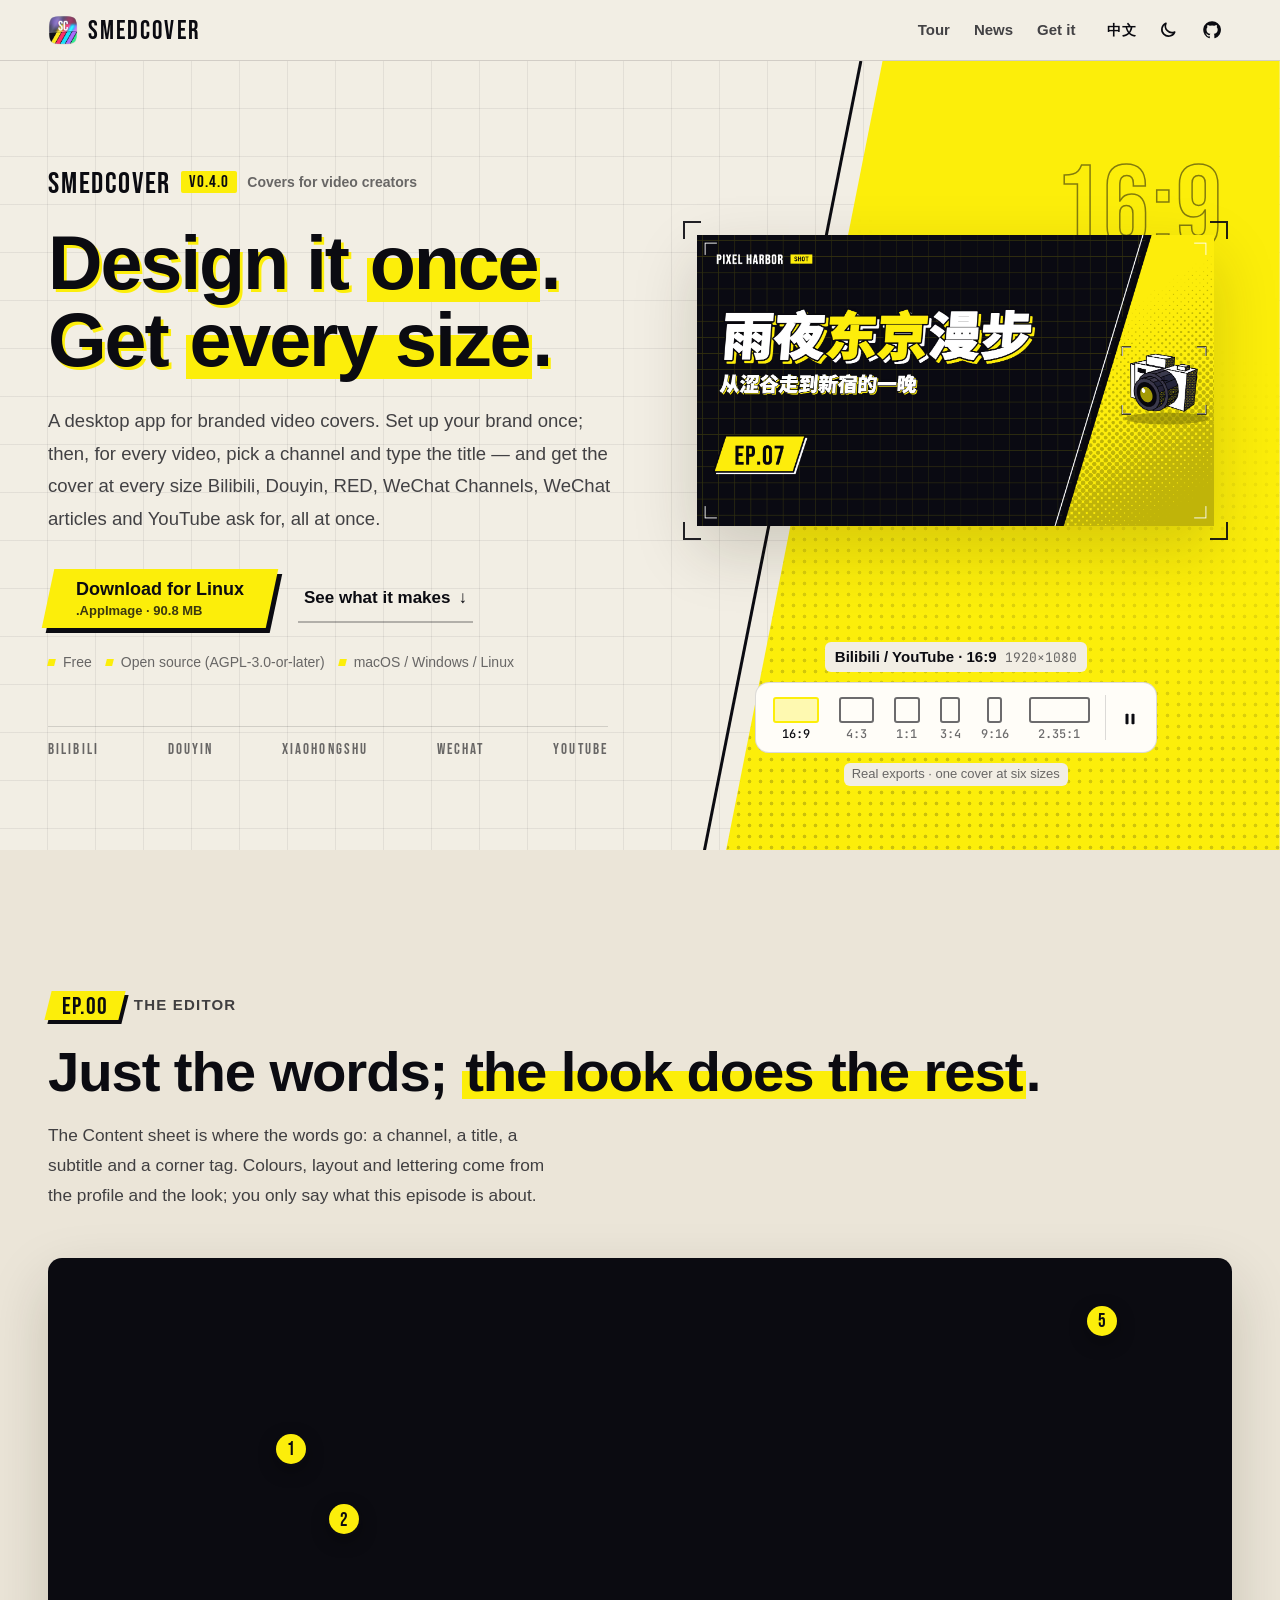
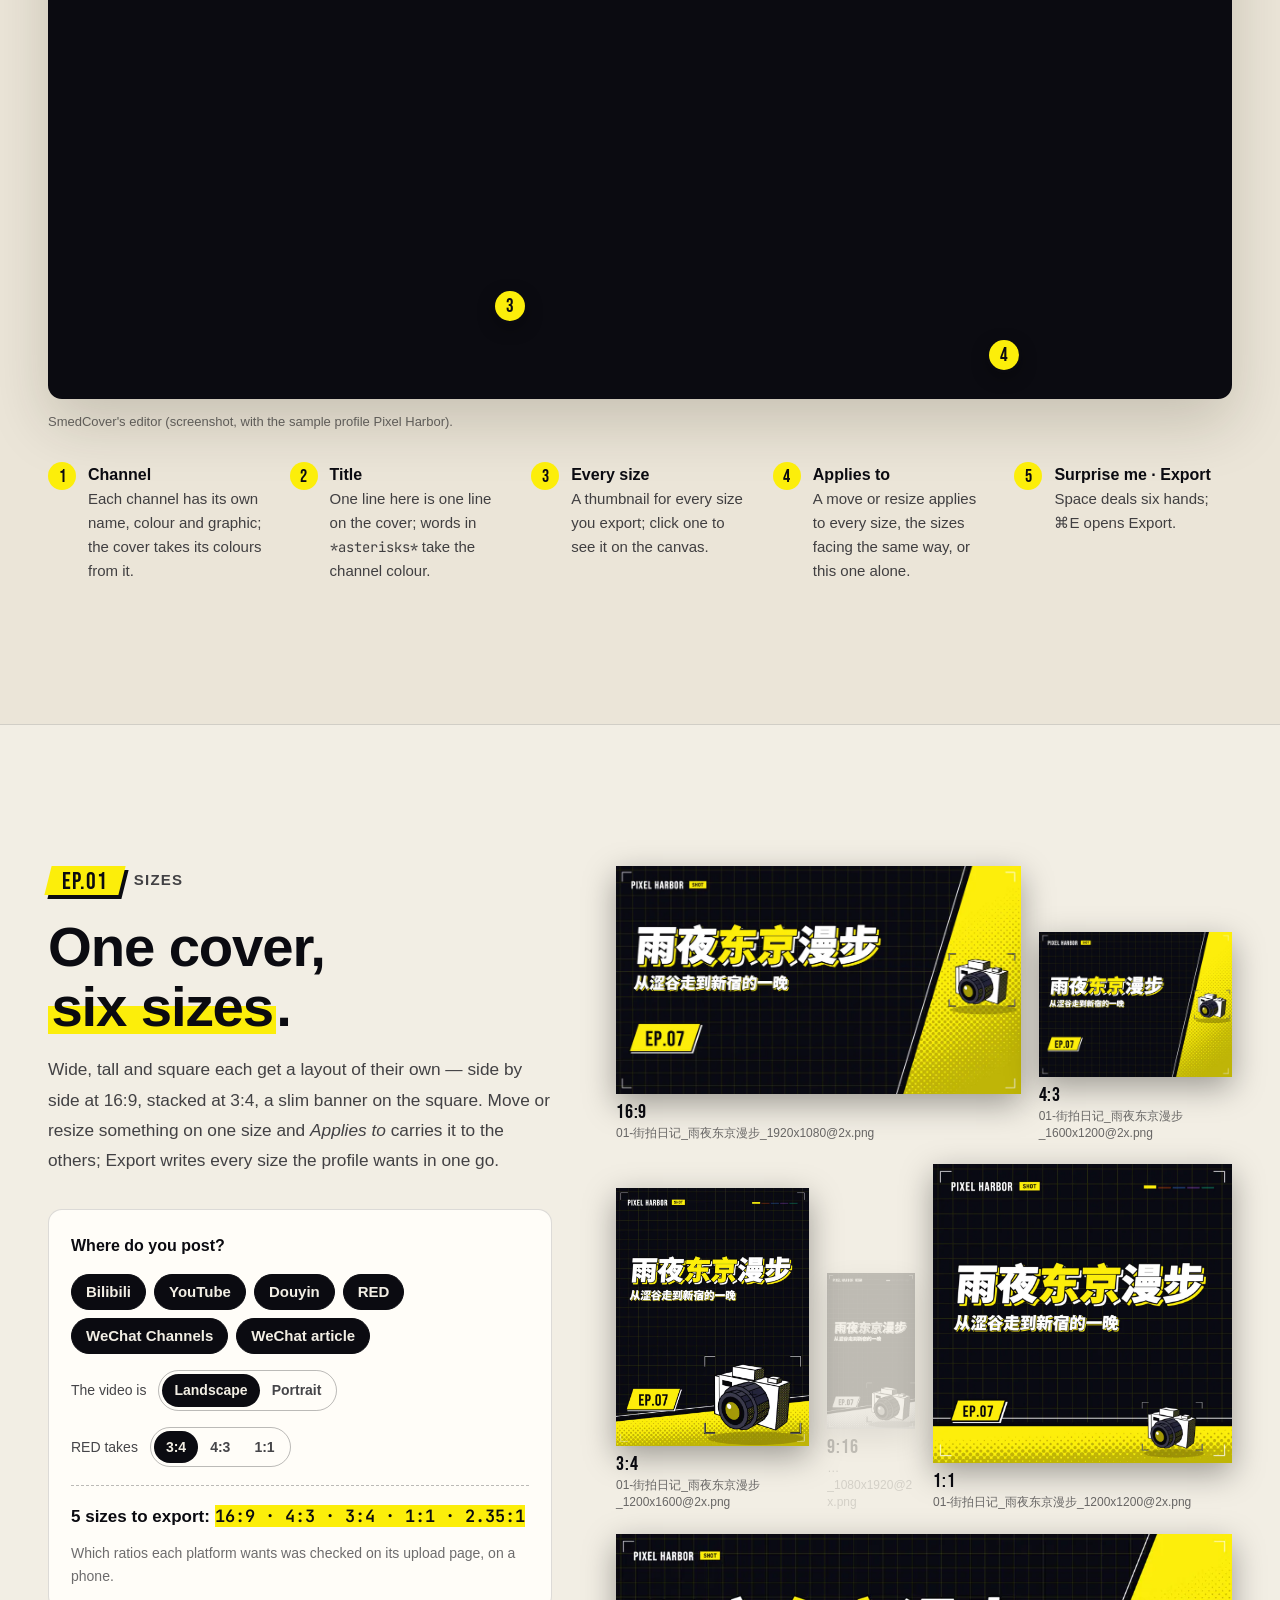
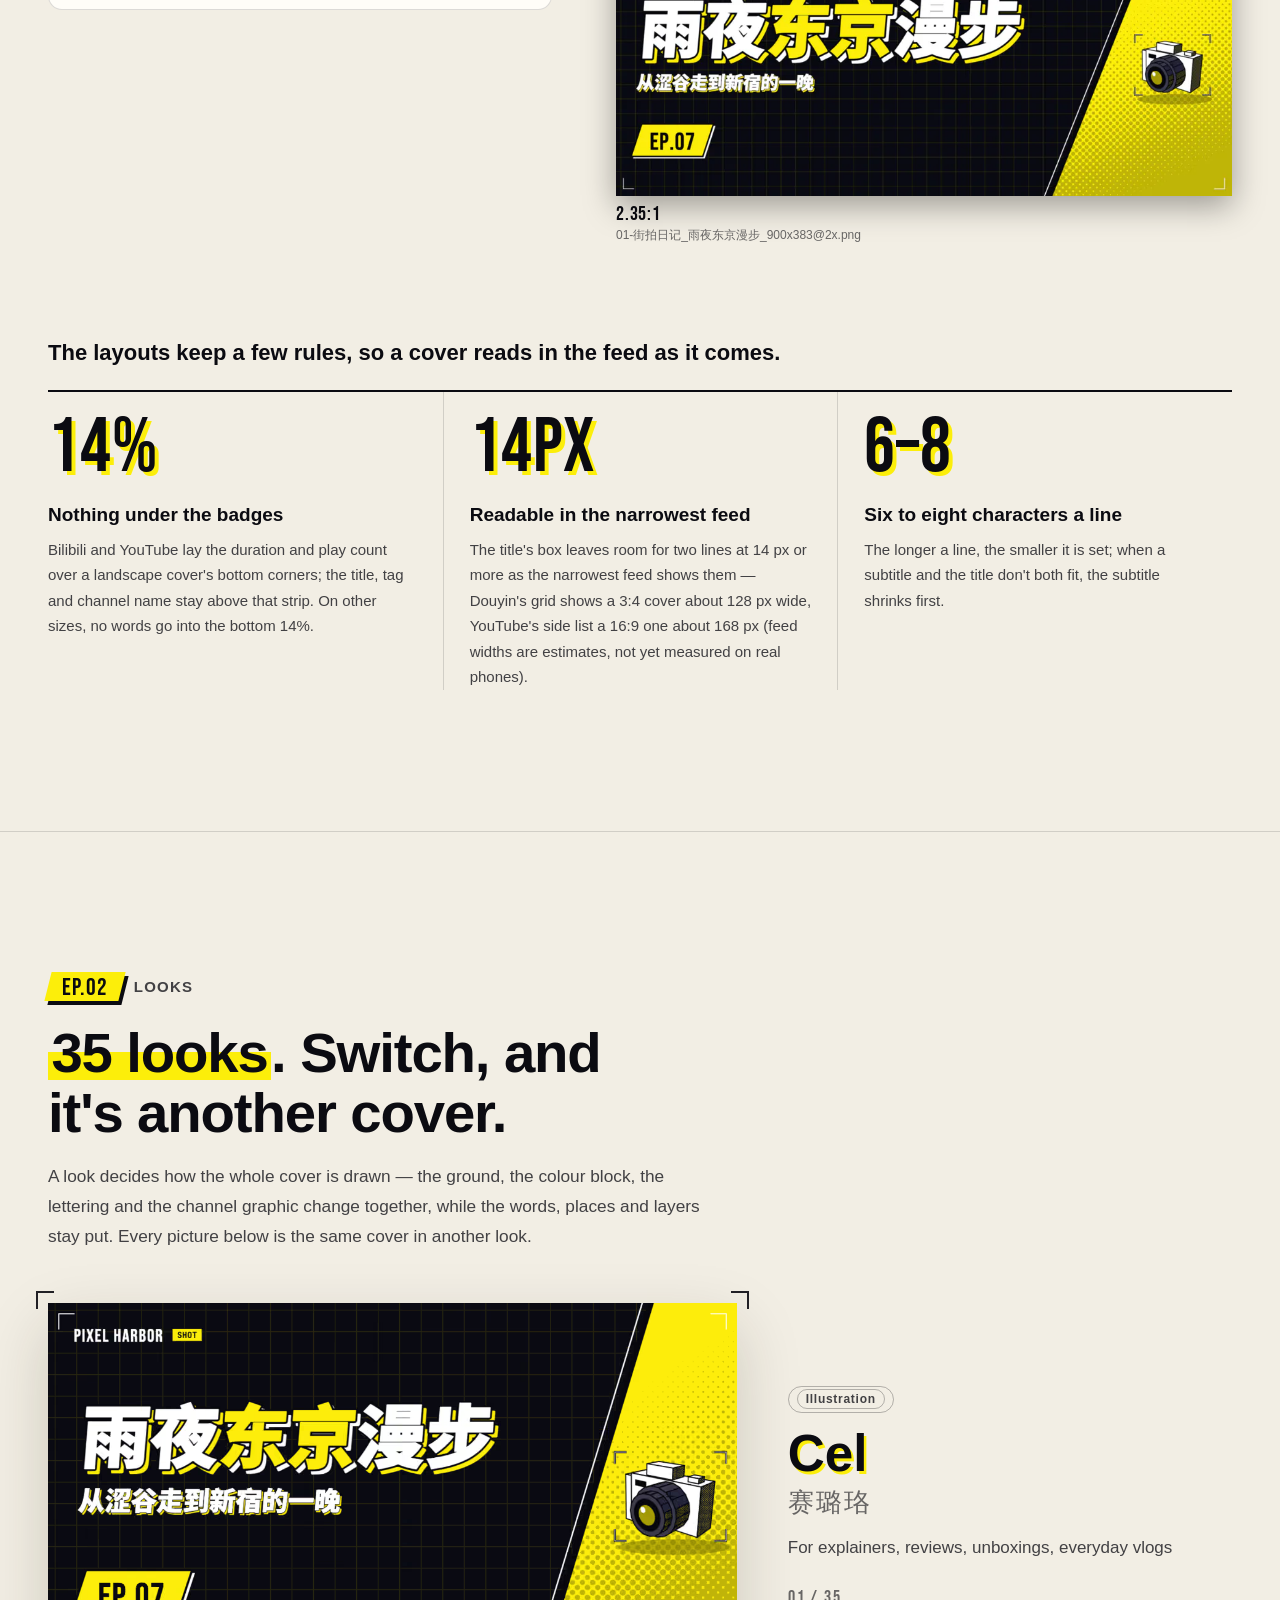
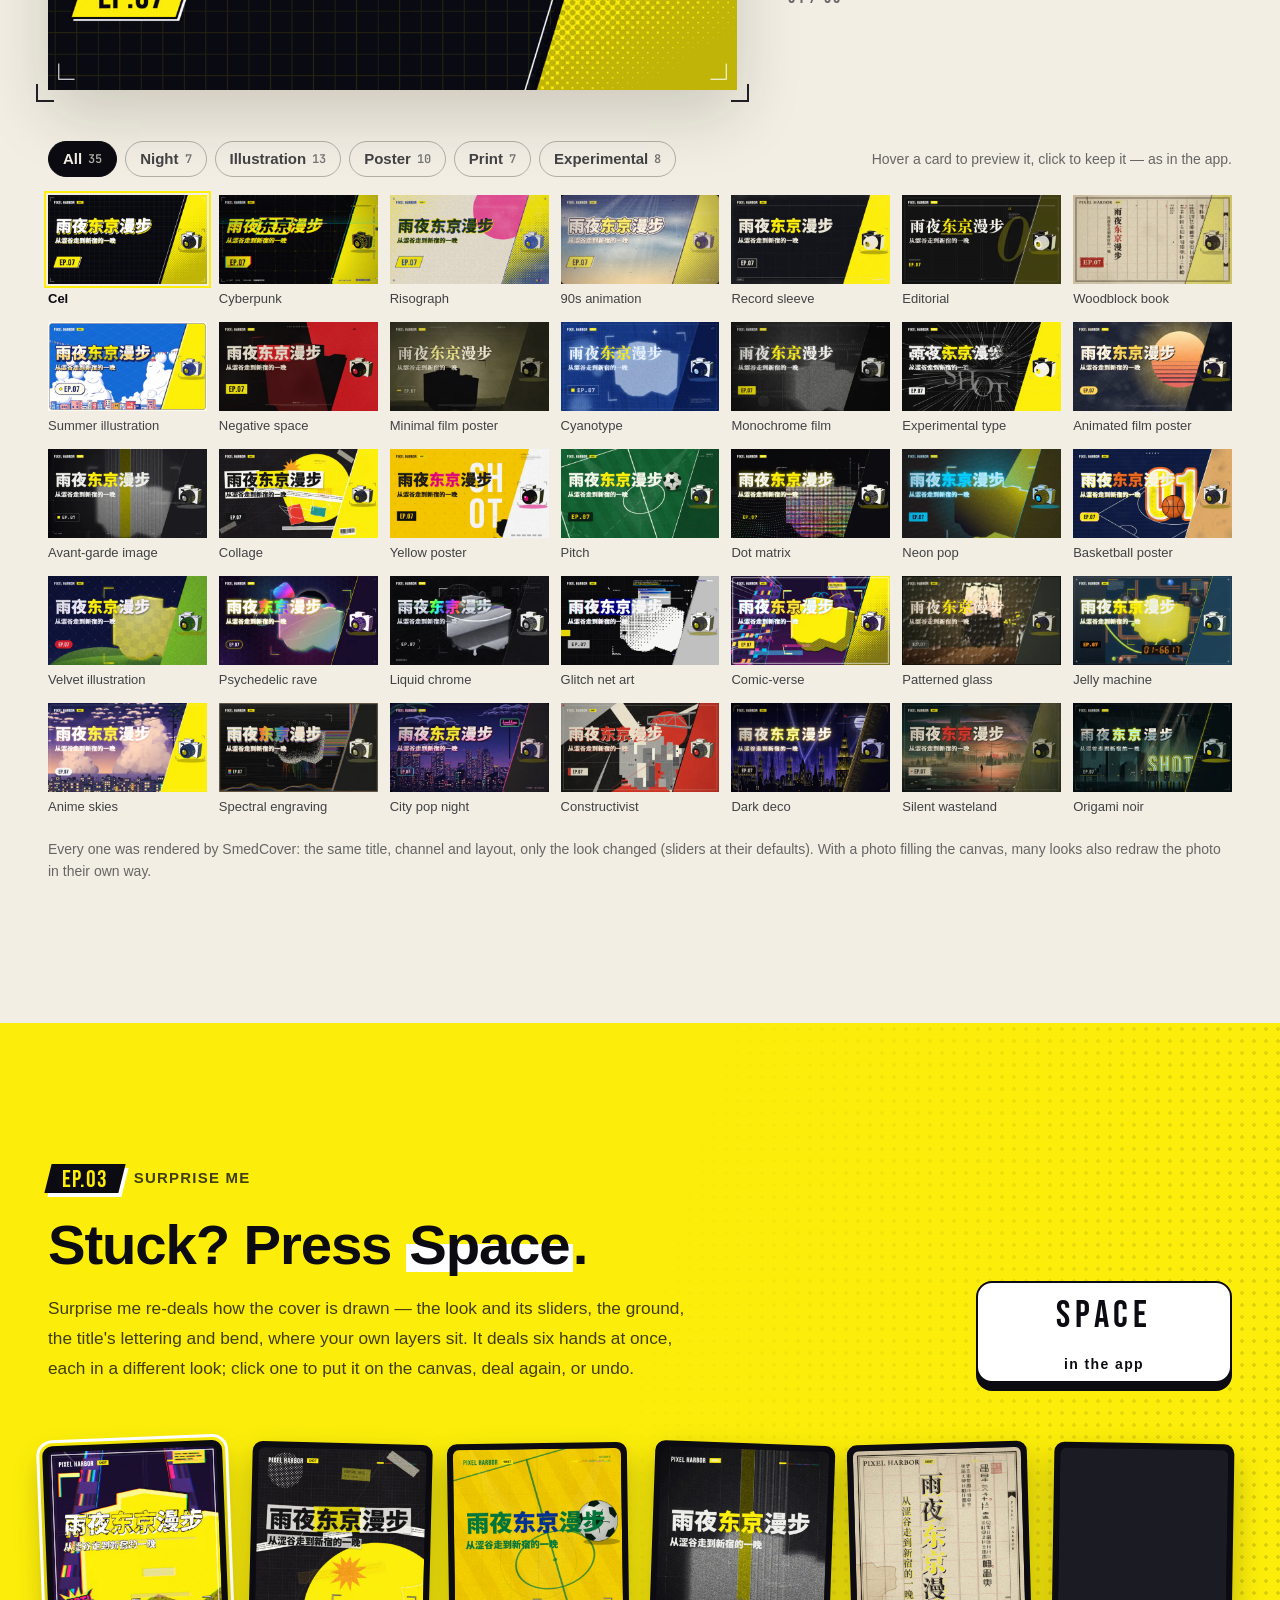
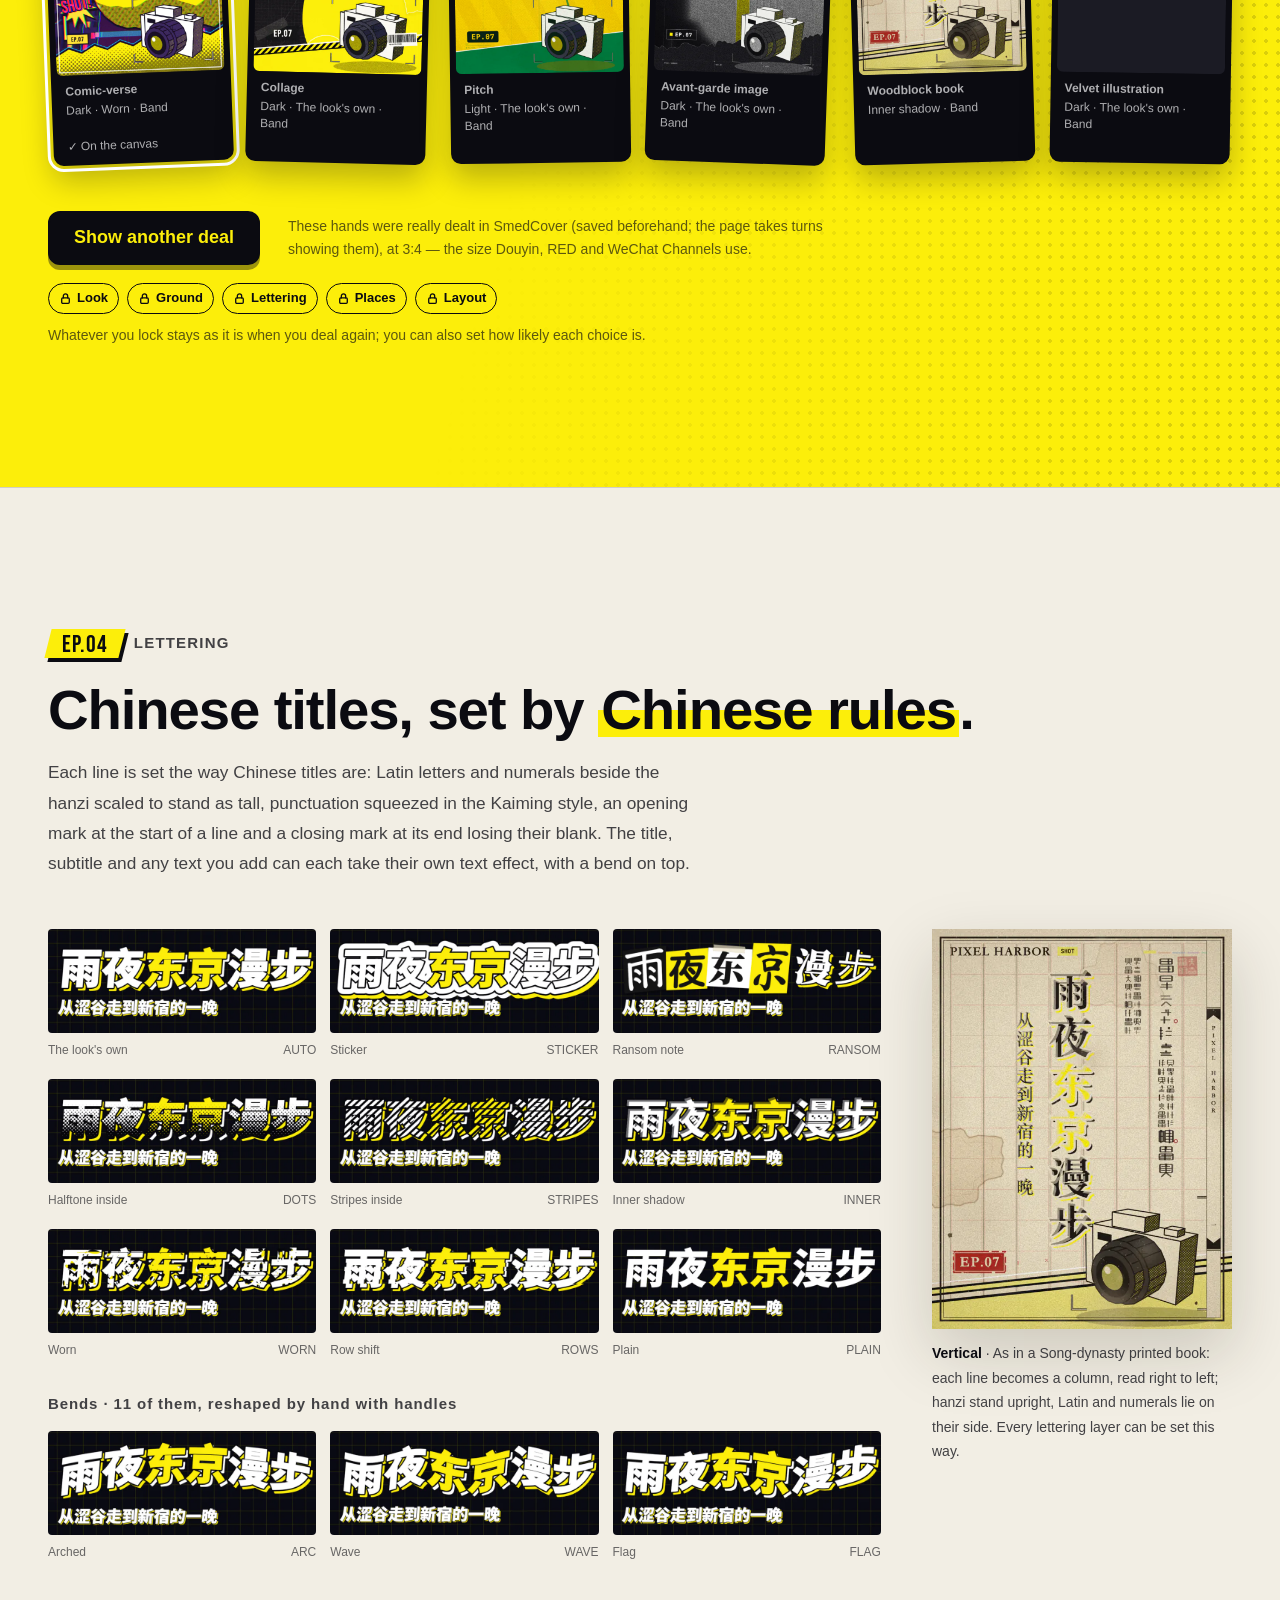
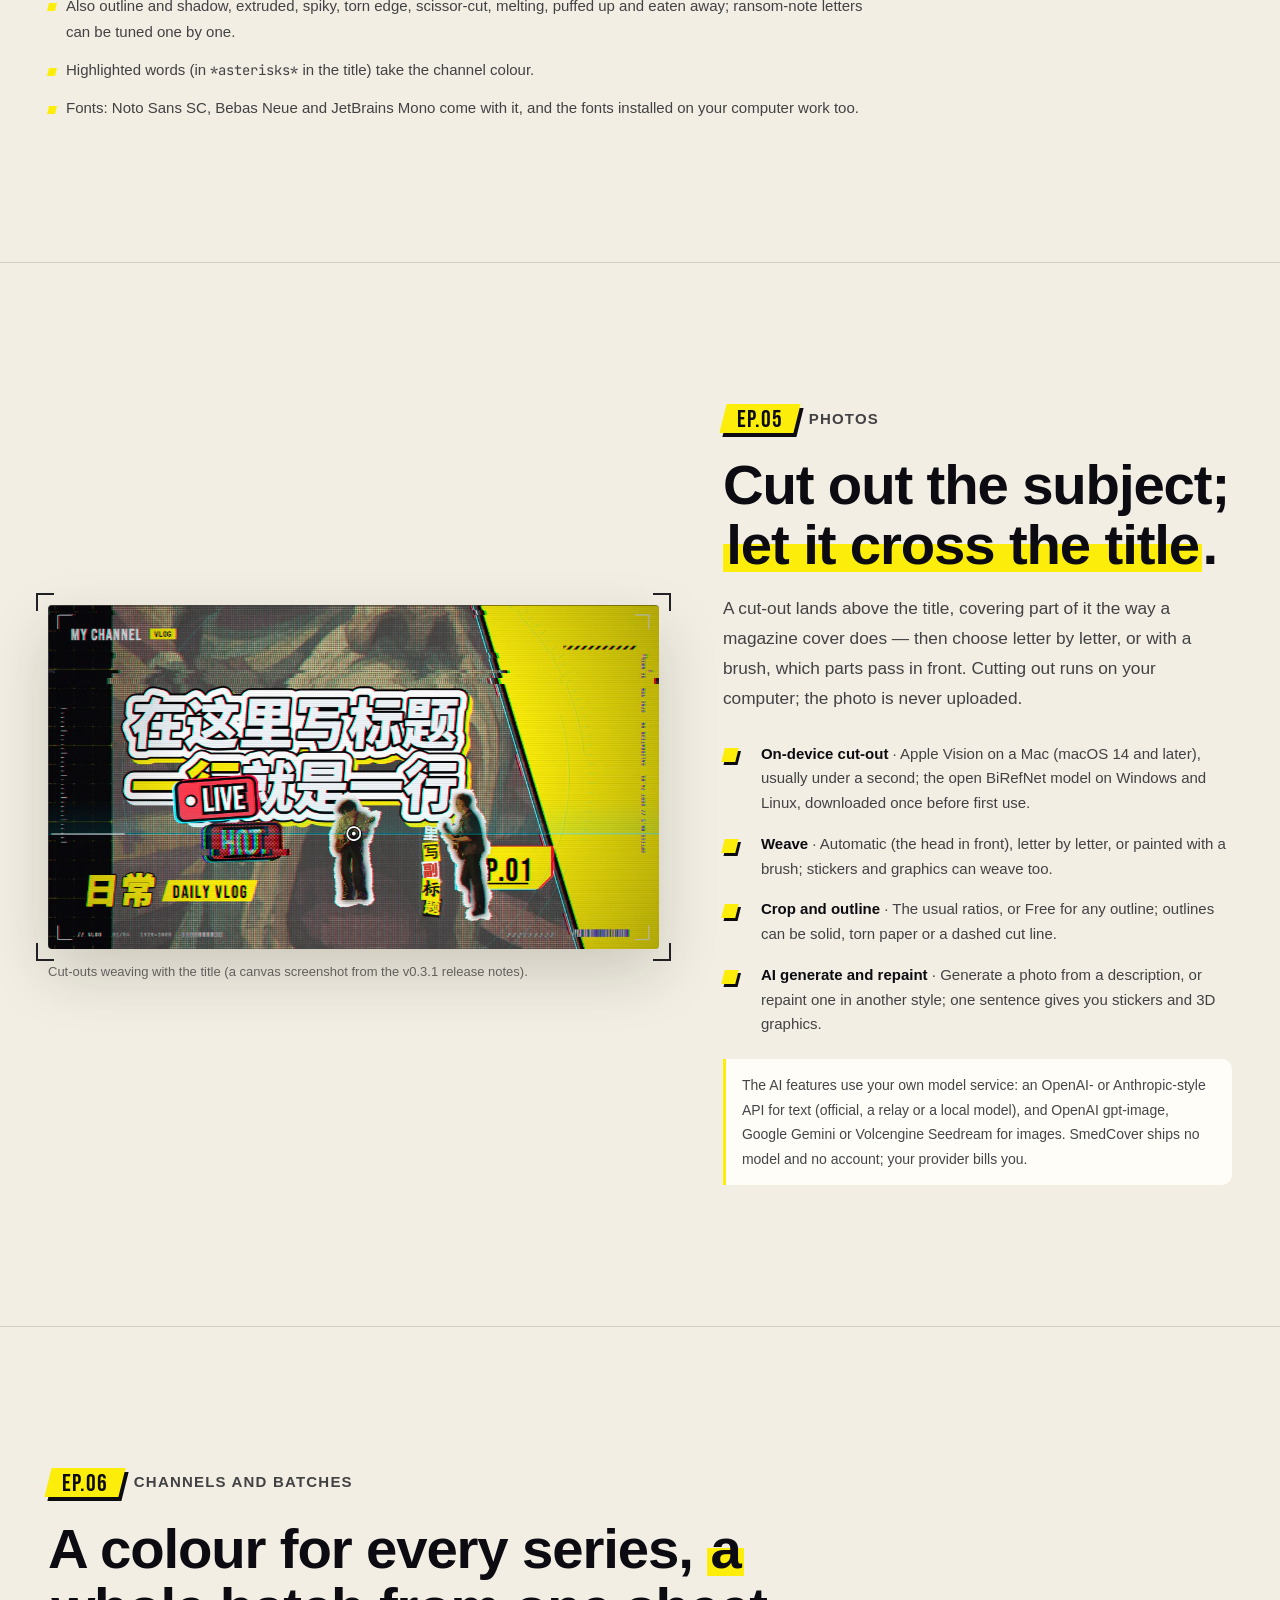
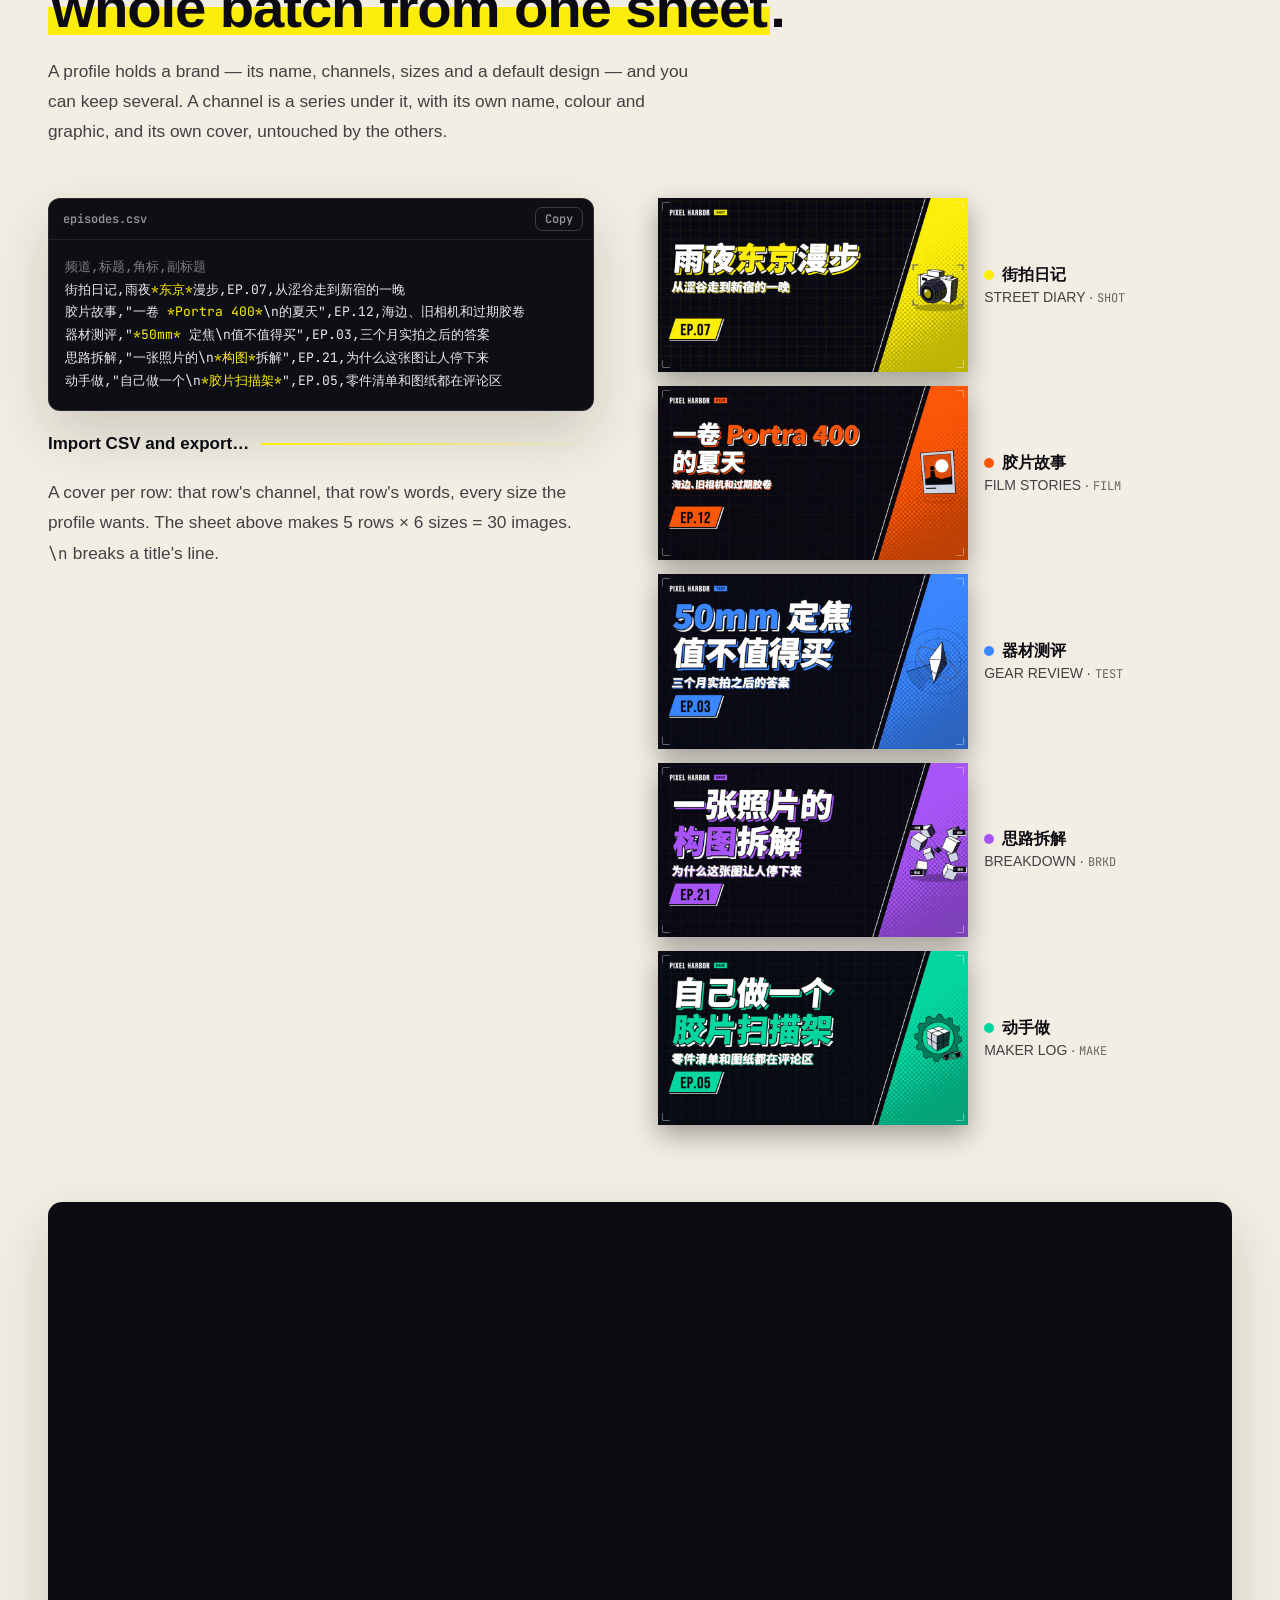
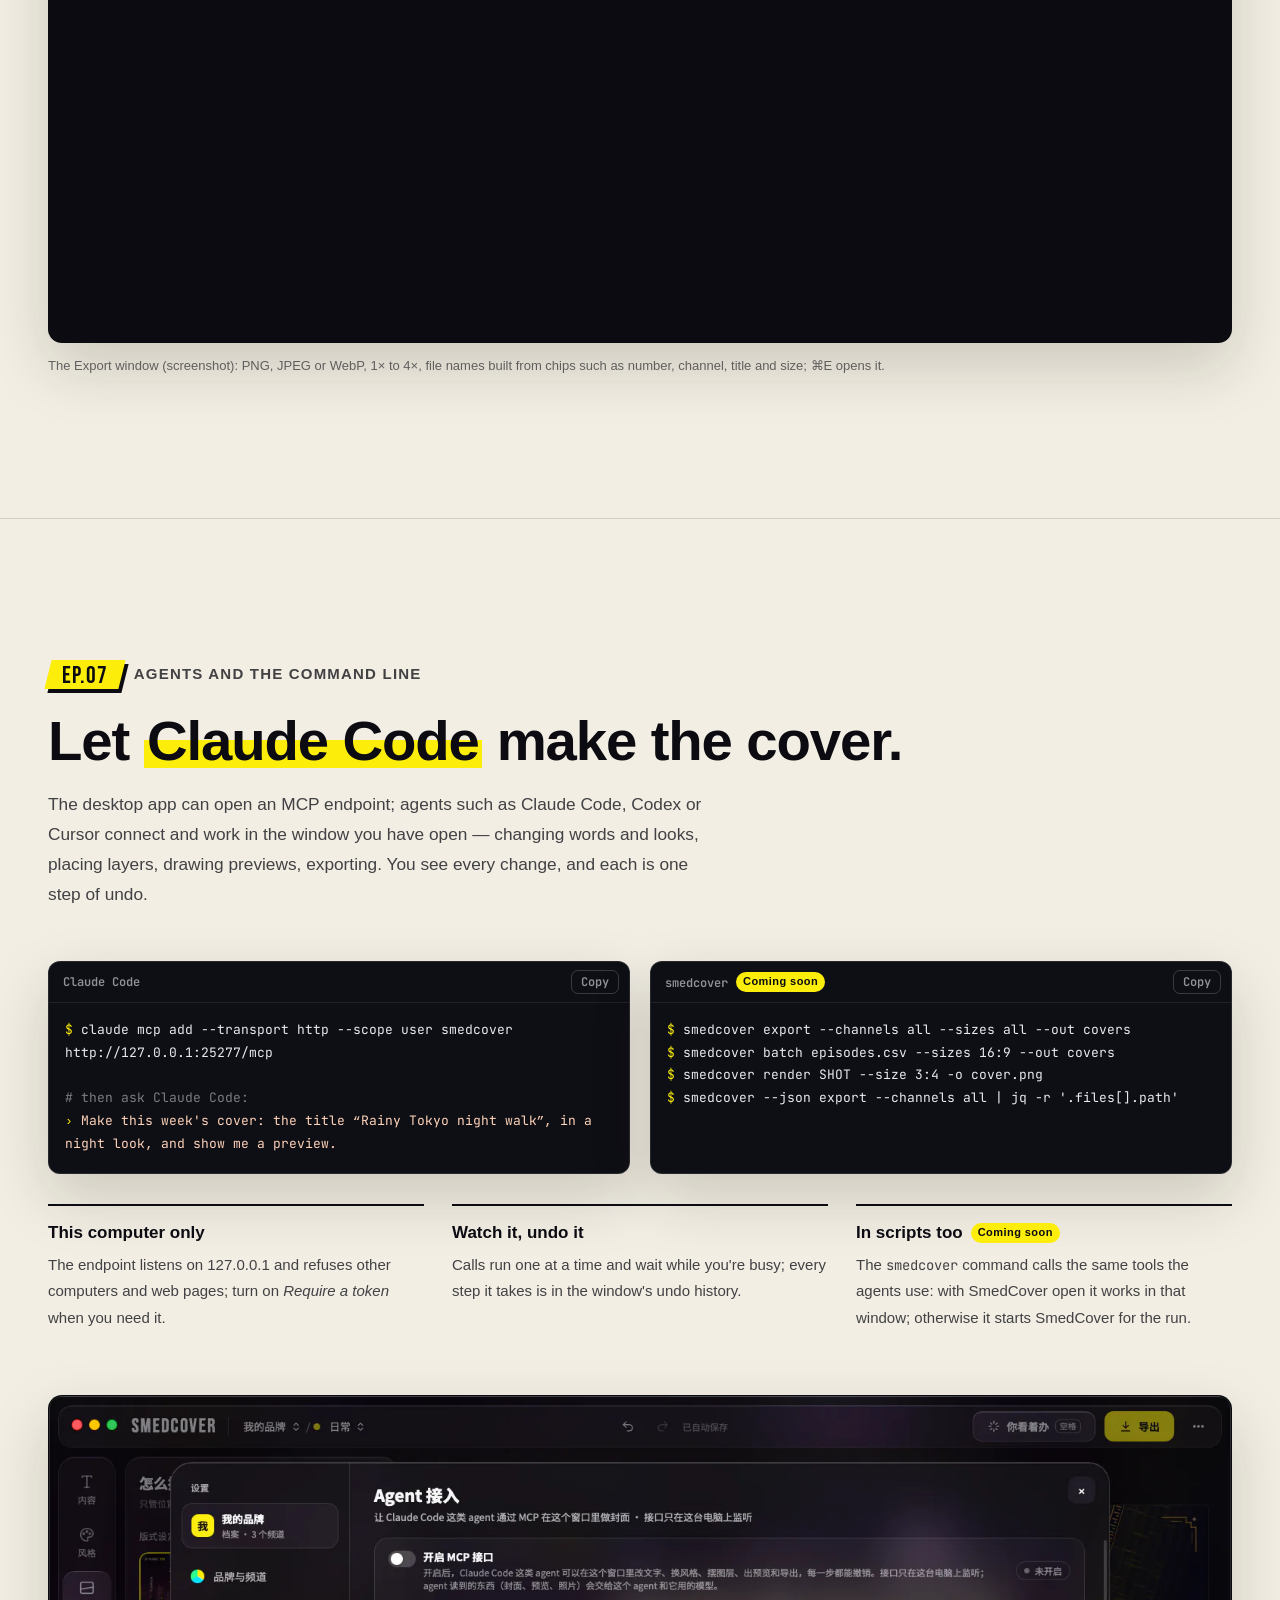
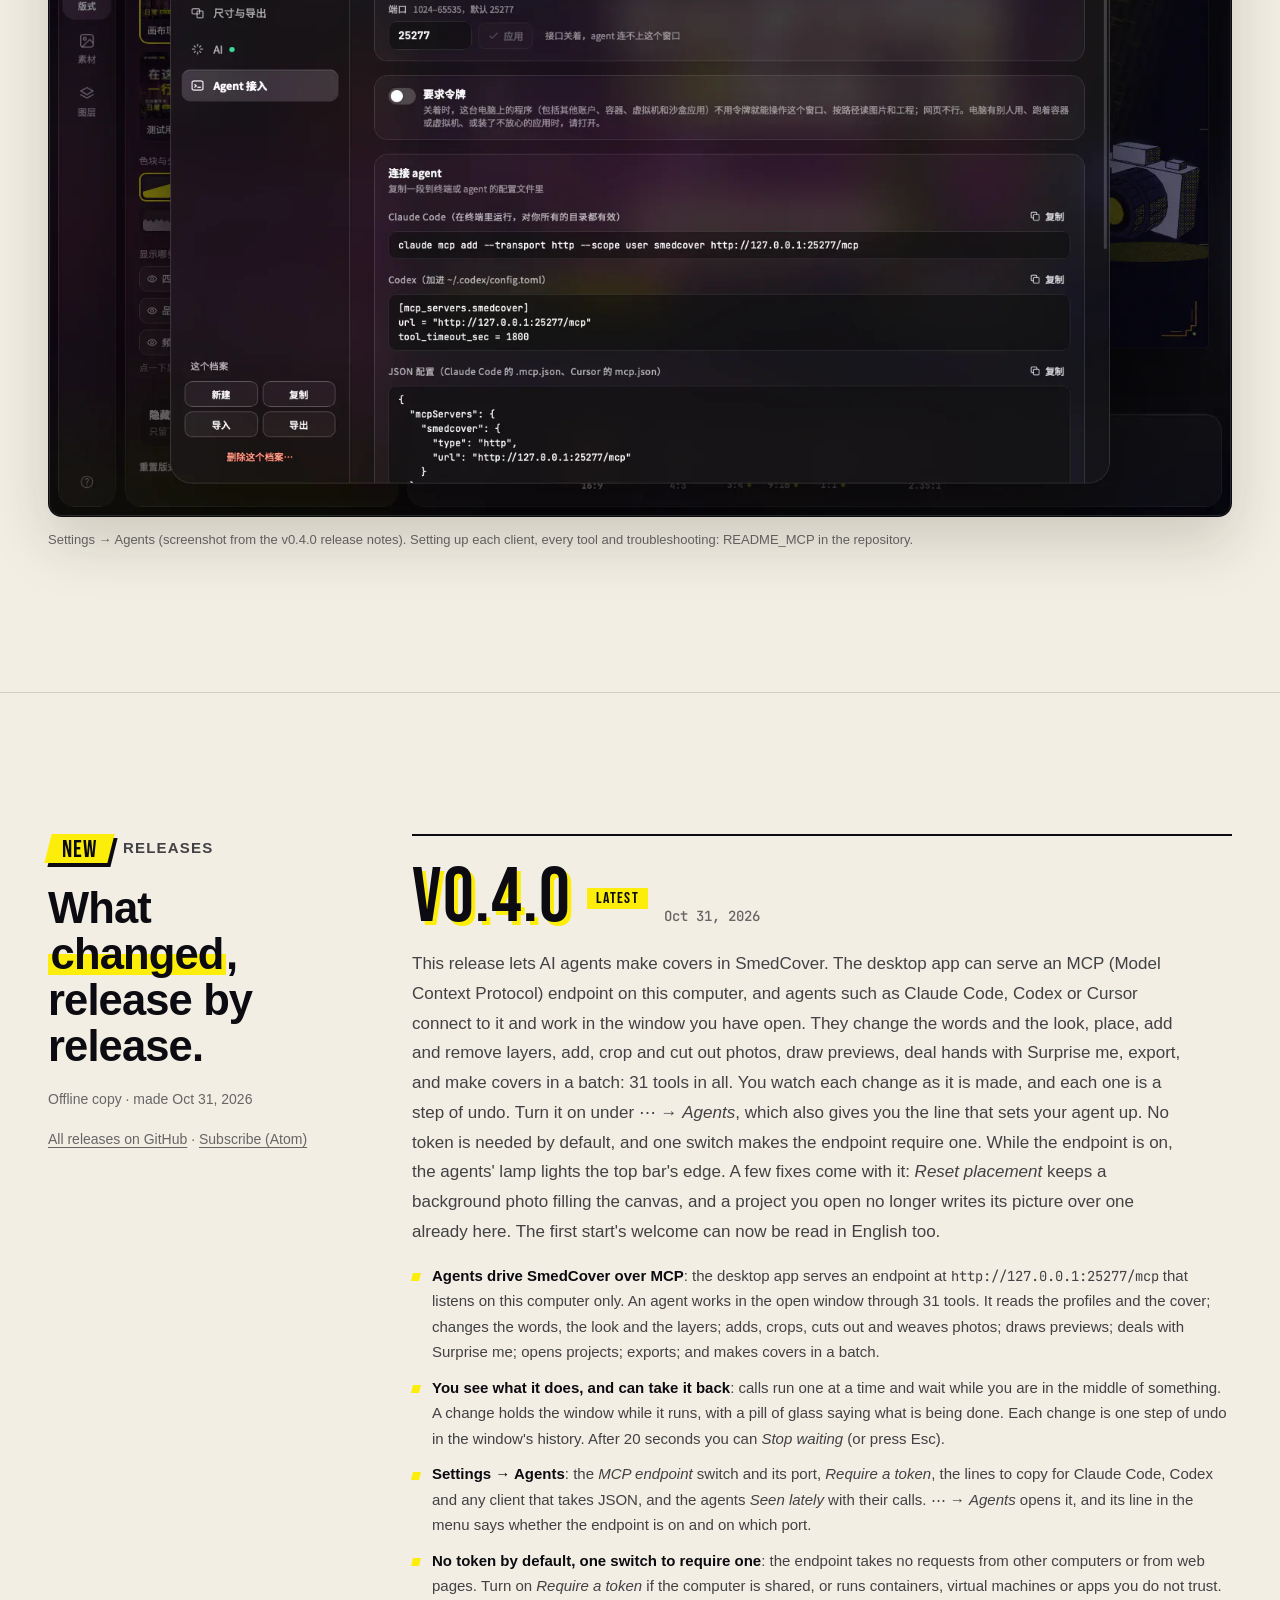
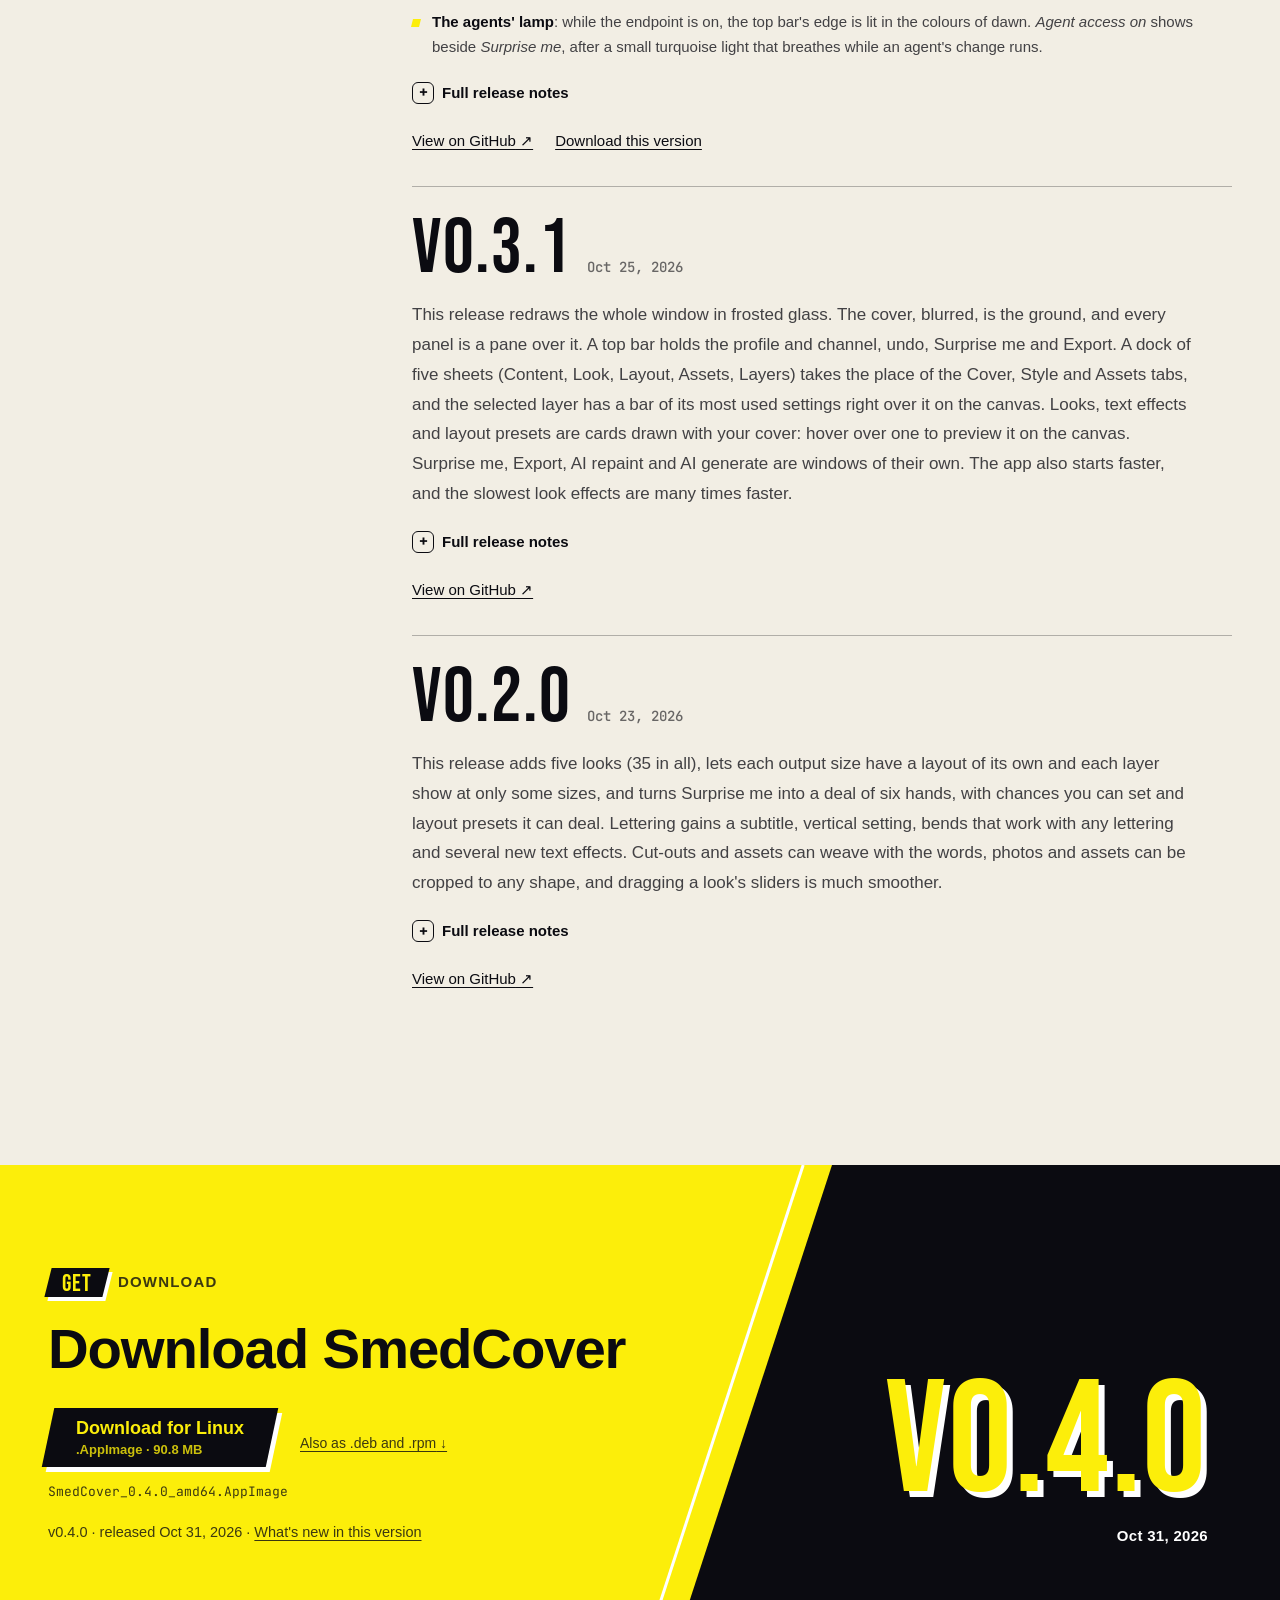
<file: index.html>
<!doctype html>
<html lang="zh-CN" data-lang="zh">
<head>
<meta charset="utf-8">
<meta name="viewport" content="width=device-width, initial-scale=1, viewport-fit=cover">
<title data-en-text="SmedCover · Design the cover once, get every size">SmedCover · 封面做一次，尺寸全出齐</title>
<meta name="description" content="SmedCover 是给自媒体批量做封面的桌面应用：品牌设好一次，每条视频选频道、写标题，B站、抖音、小红书、视频号、YouTube、公众号要的尺寸一次出齐。35 种风格、抠图穿插、批量导出，还能让 Claude Code 这类 AI agent 来做。免费开源，支持 macOS、Windows、Linux。" data-en-content="SmedCover is a desktop app for branded video covers: set up your brand once, then pick a channel and type the title to get every size Bilibili, Douyin, RED, WeChat Channels, WeChat articles and YouTube ask for. 35 looks, cut-outs, batch export, and AI agents such as Claude Code. Free and open source for macOS, Windows and Linux.">
<meta name="color-scheme" content="dark light">
<meta name="theme-color" content="#0b0b11" media="(prefers-color-scheme: dark)">
<meta name="theme-color" content="#f2eee4" media="(prefers-color-scheme: light)">
<!-- The page's public address (GitHub Pages); og:image and og:url are absolute because share scrapers need them so. -->
<link rel="canonical" href="https://www.cybertheye.com/smedcoverapp/">
<meta property="og:type" content="website">
<meta property="og:url" content="https://www.cybertheye.com/smedcoverapp/">
<meta property="og:site_name" content="SmedCover">
<meta property="og:title" content="SmedCover · 封面做一次，尺寸全出齐" data-en-content="SmedCover · Design the cover once, get every size">
<meta property="og:description" content="给自媒体批量做封面的桌面应用。品牌设好一次，之后每条视频只要选频道、写标题，所有平台要的尺寸一次出齐。免费开源。" data-en-content="A desktop app for branded video covers. Set up your brand once; then pick a channel, type the title and get every size each platform wants. Free and open source.">
<meta property="og:image" content="https://www.cybertheye.com/smedcoverapp/assets/og/og.jpg">
<meta property="og:image:width" content="1200">
<meta property="og:image:height" content="630">
<meta property="og:locale" content="zh_CN">
<meta property="og:locale:alternate" content="en_US">
<meta name="twitter:card" content="summary_large_image">
<link rel="icon" href="assets/icons/favicon.ico" sizes="48x48">
<link rel="icon" href="assets/icons/favicon-32.png" type="image/png" sizes="32x32">
<link rel="apple-touch-icon" href="assets/icons/apple-touch-icon.png">
<link rel="manifest" href="site.webmanifest">
<link rel="preload" href="assets/fonts/bebas-neue.woff2" as="font" type="font/woff2" crossorigin>
<link rel="preload" as="image" type="image/avif" href="assets/img/hero/cel-16x9-lg.avif" fetchpriority="high">
<link rel="modulepreload" href="assets/js/main.js">
<link rel="modulepreload" href="assets/js/config.js">
<link rel="modulepreload" href="assets/js/i18n.js">
<link rel="modulepreload" href="assets/js/releases.js">
<link rel="modulepreload" href="assets/js/download.js">
<link rel="modulepreload" href="assets/js/markdown.js">
<link rel="modulepreload" href="assets/js/hero.js">
<link rel="modulepreload" href="assets/js/showcase.js">
<link rel="stylesheet" href="assets/css/site.css">
<script>
  // Language and theme before the first paint: ?lang=, then the visitor's choice, then the browser's languages.
  (function () {
    var d = document.documentElement, lang = "zh", theme = null;
    try {
      var q = new URLSearchParams(location.search).get("lang");
      var s = localStorage.getItem("sc.lang");
      if (q === "en" || q === "zh") lang = q;
      else if (s === "en" || s === "zh") lang = s;
      else {
        var l = (navigator.languages && navigator.languages.length ? navigator.languages : [navigator.language || "zh"]);
        lang = /^zh/i.test(l[0] || "zh") ? "zh" : (l.some(function (x) { return /^zh/i.test(x); }) ? "zh" : "en");
      }
      theme = localStorage.getItem("sc.theme");
    } catch (e) {}
    d.setAttribute("data-lang", lang);
    d.setAttribute("lang", lang === "zh" ? "zh-CN" : "en");
    if (theme === "light" || theme === "dark") d.setAttribute("data-theme", theme);
  })();
</script>
<script type="application/ld+json">
{"@context":"https://schema.org","@type":"SoftwareApplication","name":"SmedCover","applicationCategory":"DesignApplication","operatingSystem":"macOS, Windows, Linux","description":"给自媒体批量做封面的桌面应用：品牌设好一次，每条视频选频道、写标题，所有平台要的尺寸一次出齐。","offers":{"@type":"Offer","price":"0","priceCurrency":"USD"},"license":"https://www.gnu.org/licenses/agpl-3.0.html","author":{"@type":"Person","name":"cybertheye"},"codeRepository":"https://github.com/cybertheye/smedcover","downloadUrl":"https://github.com/cybertheye/smedcover/releases/latest"}
</script>
</head>
<body>
<a class="skip" href="#download"><span data-l="zh">跳到下载</span><span data-l="en" lang="en">Skip to download</span></a>

<header class="masthead">
  <div class="wrap">
    <a class="brand" href="#top" aria-label="SmedCover">
      <img src="assets/icons/icon-96.webp" width="30" height="30" alt="">
      <b>SMEDCOVER</b>
    </a>
    <nav class="nav" aria-label="页面导航" data-en-aria-label="Page sections">
      <a href="#show"><span data-l="zh">展示</span><span data-l="en" lang="en">Tour</span></a>
      <a href="#releases"><span data-l="zh">发布</span><span data-l="en" lang="en">News</span></a>
      <a href="#download"><span data-l="zh">下载</span><span data-l="en" lang="en">Get it</span></a>
    </nav>
    <div class="tools">
      <button type="button" class="ibtn lang-btn" id="lang-btn" aria-label="Switch to English" data-en-aria-label="切换到中文"><span data-l="zh">EN</span><span data-l="en">中文</span></button>
      <button type="button" class="ibtn theme-btn" id="theme-btn" aria-label="切换浅色 / 深色" data-en-aria-label="Switch light / dark">
        <svg class="sun" viewBox="0 0 24 24" fill="none" stroke="currentColor" stroke-width="2" stroke-linecap="round" aria-hidden="true"><circle cx="12" cy="12" r="4.2"/><path d="M12 2.5v2.2M12 19.3v2.2M2.5 12h2.2M19.3 12h2.2M5.3 5.3l1.6 1.6M17.1 17.1l1.6 1.6M5.3 18.7l1.6-1.6M17.1 6.9l1.6-1.6"/></svg>
        <svg class="moon" viewBox="0 0 24 24" fill="none" stroke="currentColor" stroke-width="2" stroke-linejoin="round" aria-hidden="true"><path d="M20 14.5A8 8 0 0 1 9.5 4a8 8 0 1 0 10.5 10.5z"/></svg>
      </button>
      <a class="ibtn gh" href="https://github.com/cybertheye/smedcover" aria-label="GitHub" rel="noopener">
        <svg viewBox="0 0 24 24" fill="currentColor" aria-hidden="true"><path d="M12 1.6a10.4 10.4 0 0 0-3.3 20.3c.5.1.7-.2.7-.5v-1.8c-2.9.6-3.5-1.4-3.5-1.4-.5-1.2-1.2-1.5-1.2-1.5-.9-.6.1-.6.1-.6 1 .1 1.6 1.1 1.6 1.1.9 1.6 2.4 1.1 3 .8.1-.7.4-1.1.7-1.4-2.3-.3-4.7-1.2-4.7-5.1 0-1.1.4-2 1.1-2.8-.1-.3-.5-1.3.1-2.8 0 0 .9-.3 2.9 1.1a9.9 9.9 0 0 1 5.2 0c2-1.4 2.9-1.1 2.9-1.1.6 1.5.2 2.5.1 2.8.7.8 1.1 1.7 1.1 2.8 0 4-2.4 4.8-4.7 5.1.4.3.7 1 .7 1.9v2.9c0 .3.2.6.7.5A10.4 10.4 0 0 0 12 1.6z"/></svg>
      </a>
    </div>
  </div>
</header>

<main id="top">

<!-- ============ HERO ============ -->
<section class="hero" aria-labelledby="hero-h">
  <div class="hero-block" aria-hidden="true">
    <svg viewBox="0 0 100 100" preserveAspectRatio="none">
      <polygon points="34,0 100,0 100,100 8,100" fill="#fcee0a"/>
      <line x1="30.4" y1="0" x2="4.4" y2="100" stroke="var(--rule)" stroke-width="3" vector-effect="non-scaling-stroke"/>
    </svg>
    <div class="dots"></div>
  </div>
  <div class="wrap hero-grid">
    <div class="hero-copy">
      <div class="hero-brandrow">
        <b>SMEDCOVER</b>
        <a class="ver-badge" href="#releases" id="ver-badge" hidden></a>
        <span class="what"><span data-l="zh">给视频创作者的封面工具</span><span data-l="en" lang="en">Covers for video creators</span></span>
      </div>
      <h1 id="hero-h">
        <span data-l="zh"><span class="ln">封面做<em>一次</em>，</span><span class="ln">尺寸<em>全出齐</em>。</span></span>
        <span data-l="en" lang="en">Design it <em>once</em>.<br>Get <em>every size</em>.</span>
      </h1>
      <p class="lede">
        <span data-l="zh">给自媒体批量做封面的桌面应用。品牌设好一次，之后每条视频只要选频道、写标题——B站、抖音、小红书、视频号、YouTube、公众号要的尺寸，一次全出来。</span>
        <span data-l="en" lang="en">A desktop app for branded video covers. Set up your brand once; then, for every video, pick a channel and type the title — and get the cover at every size Bilibili, Douyin, RED, WeChat Channels, WeChat articles and YouTube ask for, all at once.</span>
      </p>
      <div class="hero-cta-wrap">
        <div class="hero-cta">
          <div id="hero-dl">
            <a class="btn" href="#download"><span data-l="zh">下载 SmedCover</span><span data-l="en" lang="en">Download SmedCover</span><small><span data-l="zh">macOS · Windows · Linux</span><span data-l="en" lang="en">macOS · Windows · Linux</span></small></a>
          </div>
          <a class="btn-ghost" href="#show"><span data-l="zh">看看它能做什么</span><span data-l="en" lang="en">See what it makes</span> <span aria-hidden="true">↓</span></a>
        </div>
        <p class="hero-meta">
          <span><span data-l="zh">免费</span><span data-l="en" lang="en">Free</span></span>
          <span><span data-l="zh">开源（AGPL-3.0-or-later）</span><span data-l="en" lang="en">Open source (AGPL-3.0-or-later)</span></span>
          <span>macOS / Windows / Linux</span>
        </p>
        <p class="credits">
          <span>BILIBILI</span><span>DOUYIN</span><span>XIAOHONGSHU</span><span>WECHAT</span><span>YOUTUBE</span>
        </p>
      </div>
    </div>

    <div class="reflow" id="reflow">
      <div class="stage" id="stage">
        <div class="frame" id="frame">
          <span class="ratio-big" id="ratio-big" aria-hidden="true">16:9</span>
          <div class="pic" id="frame-pic">
            <picture data-ratio="16:9"><source type="image/avif" srcset="assets/img/hero/cel-16x9-lg.avif"><img class="on" src="assets/img/hero/cel-16x9-sm.webp" srcset="assets/img/hero/cel-16x9-sm.webp 900w, assets/img/hero/cel-16x9-lg.webp 1800w" sizes="(max-width: 900px) 92vw, 44vw" width="1800" height="1013" fetchpriority="high" decoding="async" alt="SmedCover 导出的 16:9 封面：标题「雨夜东京漫步」，赛璐珞风格" data-en-alt="A 16:9 cover exported by SmedCover: the title 雨夜东京漫步 (Rainy Tokyo night walk), in the Cel look"></picture>
            <picture data-ratio="4:3"><source type="image/avif" data-srcset="assets/img/hero/cel-4x3-lg.avif"><img aria-hidden="true" data-src="assets/img/hero/cel-4x3-sm.webp" data-srcset="assets/img/hero/cel-4x3-sm.webp 900w, assets/img/hero/cel-4x3-lg.webp 1800w" sizes="(max-width: 900px) 92vw, 44vw" width="1800" height="1350" decoding="async" alt="同一张封面的 4:3 版本" data-en-alt="The same cover at 4:3"></picture>
            <picture data-ratio="1:1"><source type="image/avif" data-srcset="assets/img/hero/cel-1x1-lg.avif"><img aria-hidden="true" data-src="assets/img/hero/cel-1x1-sm.webp" data-srcset="assets/img/hero/cel-1x1-sm.webp 900w, assets/img/hero/cel-1x1-lg.webp 1800w" sizes="(max-width: 900px) 80vw, 36vw" width="1800" height="1800" decoding="async" alt="同一张封面的 1:1 版本" data-en-alt="The same cover at 1:1"></picture>
            <picture data-ratio="3:4"><source type="image/avif" data-srcset="assets/img/hero/cel-3x4-lg.avif"><img aria-hidden="true" data-src="assets/img/hero/cel-3x4-sm.webp" data-srcset="assets/img/hero/cel-3x4-sm.webp 675w, assets/img/hero/cel-3x4-lg.webp 1350w" sizes="(max-width: 900px) 70vw, 28vw" width="1350" height="1800" decoding="async" alt="同一张封面的 3:4 版本" data-en-alt="The same cover at 3:4"></picture>
            <picture data-ratio="9:16"><source type="image/avif" data-srcset="assets/img/hero/cel-9x16-lg.avif"><img aria-hidden="true" data-src="assets/img/hero/cel-9x16-sm.webp" data-srcset="assets/img/hero/cel-9x16-sm.webp 506w, assets/img/hero/cel-9x16-lg.webp 1012w" sizes="(max-width: 900px) 52vw, 22vw" width="1012" height="1800" decoding="async" alt="同一张封面的 9:16 版本" data-en-alt="The same cover at 9:16"></picture>
            <picture data-ratio="2.35:1"><source type="image/avif" data-srcset="assets/img/hero/cel-2.35x1-lg.avif"><img aria-hidden="true" data-src="assets/img/hero/cel-2.35x1-sm.webp" data-srcset="assets/img/hero/cel-2.35x1-sm.webp 900w, assets/img/hero/cel-2.35x1-lg.webp 1800w" sizes="(max-width: 900px) 92vw, 44vw" width="1800" height="766" decoding="async" alt="同一张封面的 2.35:1 版本" data-en-alt="The same cover at 2.35:1"></picture>
          </div>
          <span class="marks" aria-hidden="true"></span>
        </div>
      </div>
      <div class="reflow-bar">
        <p class="reflow-caption" id="reflow-caption" aria-live="polite"><span data-l="zh">B站 / YouTube · 16:9</span><span data-l="en" lang="en">Bilibili / YouTube · 16:9</span><span class="mono">1920×1080</span></p>
        <div class="strip" role="group" aria-label="封面尺寸" data-en-aria-label="Cover sizes" id="strip">
          <button type="button" data-ratio="16:9" aria-pressed="true"><span class="shape" style="width:46px"></span><span>16:9</span></button>
          <button type="button" data-ratio="4:3" aria-pressed="false"><span class="shape" style="width:35px"></span><span>4:3</span></button>
          <button type="button" data-ratio="1:1" aria-pressed="false"><span class="shape" style="width:26px"></span><span>1:1</span></button>
          <button type="button" data-ratio="3:4" aria-pressed="false"><span class="shape" style="width:20px"></span><span>3:4</span></button>
          <button type="button" data-ratio="9:16" aria-pressed="false"><span class="shape" style="width:15px"></span><span>9:16</span></button>
          <button type="button" data-ratio="2.35:1" aria-pressed="false"><span class="shape" style="width:61px"></span><span>2.35:1</span></button>
          <span class="sep" aria-hidden="true"></span>
          <button type="button" class="play" id="reflow-play" aria-pressed="true" aria-label="自动轮播" data-en-aria-label="Autoplay">
            <svg class="i-pause" viewBox="0 0 24 24" fill="currentColor" aria-hidden="true"><rect x="6" y="5" width="4" height="14" rx="1"/><rect x="14" y="5" width="4" height="14" rx="1"/></svg>
            <svg class="i-play" viewBox="0 0 24 24" fill="currentColor" aria-hidden="true"><path d="M7 4.5v15l13-7.5z"/></svg>
          </button>
        </div>
        <p class="reflow-note"><span data-l="zh">真实导出 · 同一张封面的六个尺寸</span><span data-l="en" lang="en">Real exports · one cover at six sizes</span></p>
      </div>
    </div>
  </div>
</section>

<!-- ============ THE APP ============ -->
<section class="section tour" id="show" aria-labelledby="tour-h">
  <div class="wrap">
    <div class="tour-head">
      <div>
        <p class="tag"><span class="tag-ep">EP.00</span><span class="tag-name"><span data-l="zh">编辑器</span><span data-l="en" lang="en">The editor</span></span></p>
        <h2 class="h2" id="tour-h"><span data-l="zh"><span class="ph">只填文字，</span><span class="ph"><em>样子交给风格</em>。</span></span><span data-l="en" lang="en">Just the words; <em>the look does the rest</em>.</span></h2>
      </div>
      <p class="lede"><span data-l="zh">「内容」面板管的就是字：频道、标题、副标题和角标。配色、版式、字效都由档案和风格决定，你只管这一期写什么。</span><span data-l="en" lang="en">The Content sheet is where the words go: a channel, a title, a subtitle and a corner tag. Colours, layout and lettering come from the profile and the look; you only say what this episode is about.</span></p>
    </div>
    <figure class="shot reveal">
      <div class="shot-in">
      <div class="frame-img">
        <picture>
          <source type="image/avif" srcset="assets/img/ui/ui-editor-zh-2400.avif" data-en-srcset="assets/img/ui/ui-editor-en-2400.avif" media="(min-width: 700px)">
          <img src="assets/img/ui/ui-editor-zh-1280.webp" srcset="assets/img/ui/ui-editor-zh-1280.webp 1280w, assets/img/ui/ui-editor-zh-2400.webp 2400w" data-en-src="assets/img/ui/ui-editor-en-1280.webp" data-en-srcset="assets/img/ui/ui-editor-en-1280.webp 1280w, assets/img/ui/ui-editor-en-2400.webp 2400w" sizes="(max-width: 1290px) 96vw, 1240px" width="2400" height="1500" loading="lazy" decoding="async" alt="SmedCover 编辑器截图：左边是内容面板，中间是画布上的 16:9 封面，下面是所有尺寸的缩略图" data-en-alt="Screenshot of SmedCover's editor: the Content sheet on the left, the 16:9 cover on the canvas, and every size's thumbnail below">
        </picture>
      </div>
      <span class="callout" style="left:20.5%;top:25.7%" aria-hidden="true">1</span>
      <span class="callout" style="left:25%;top:35.2%" aria-hidden="true">2</span>
      <span class="callout" style="left:39%;top:87.4%" aria-hidden="true">3</span>
      <span class="callout" style="left:80.75%;top:94%" aria-hidden="true">4</span>
      <span class="callout" style="left:89%;top:8.4%" aria-hidden="true">5</span>
      </div>
      <figcaption class="caption"><span data-l="zh">SmedCover 的编辑器（截图，示例档案 Pixel Harbor）。</span><span data-l="en" lang="en">SmedCover's editor (screenshot, with the sample profile Pixel Harbor).</span></figcaption>
    </figure>
    <ol class="legend">
      <li><b><span data-l="zh">频道</span><span data-l="en" lang="en">Channel</span></b><span data-l="zh">每个频道有自己的名称、主色和图形，封面的配色跟着频道走。</span><span data-l="en" lang="en">Each channel has its own name, colour and graphic; the cover takes its colours from it.</span></li>
      <li><b><span data-l="zh">标题</span><span data-l="en" lang="en">Title</span></b><span data-l="zh">输入框里的一行就是封面上的一行；<code>*星号*</code>包住的词显示为频道主色。</span><span data-l="en" lang="en">One line here is one line on the cover; words in <code>*asterisks*</code> take the channel colour.</span></li>
      <li><b><span data-l="zh">所有尺寸</span><span data-l="en" lang="en">Every size</span></b><span data-l="zh">每个输出尺寸一张缩略图，点一下就在画布上看它。</span><span data-l="en" lang="en">A thumbnail for every size you export; click one to see it on the canvas.</span></li>
      <li><b><span data-l="zh">调整范围</span><span data-l="en" lang="en">Applies to</span></b><span data-l="zh">拖动和缩放作用于所有尺寸、同方向的尺寸，或只这一个。</span><span data-l="en" lang="en">A move or resize applies to every size, the sizes facing the same way, or this one alone.</span></li>
      <li><b><span data-l="zh">你看着办 · 导出</span><span data-l="en" lang="en">Surprise me · Export</span></b><span data-l="zh">按空格随机抽六手；⌘E 打开导出。</span><span data-l="en" lang="en">Space deals six hands; ⌘E opens Export.</span></li>
    </ol>
  </div>
</section>

<!-- ============ EP.01 SIZES ============ -->
<section class="section" id="sizes" aria-labelledby="sizes-h">
  <div class="wrap">
    <div class="sizes-grid">
      <div>
        <p class="tag"><span class="tag-ep">EP.01</span><span class="tag-name"><span data-l="zh">尺寸</span><span data-l="en" lang="en">Sizes</span></span></p>
        <h2 class="h2" id="sizes-h"><span data-l="zh"><span class="ph">一张封面，</span><span class="ph"><em>六个尺寸</em>。</span></span><span data-l="en" lang="en">One cover, <em>six sizes</em>.</span></h2>
        <p class="lede"><span data-l="zh">横版、竖版、方形各有自己的版式：16:9 左右排，3:4 上下排，方形用细通栏。在一个尺寸上拖动、缩放，按「调整范围」带到其他尺寸；导出时，档案要的尺寸一次全部写出来。</span><span data-l="en" lang="en">Wide, tall and square each get a layout of their own — side by side at 16:9, stacked at 3:4, a slim banner on the square. Move or resize something on one size and <i>Applies to</i> carries it to the others; Export writes every size the profile wants in one go.</span></p>

        <div class="picker" id="picker">
          <h3><span data-l="zh">你发哪些平台？</span><span data-l="en" lang="en">Where do you post?</span></h3>
          <div class="chips" role="group" aria-label="平台" data-en-aria-label="Platforms">
            <button type="button" class="chip" data-p="bili" aria-pressed="true"><span data-l="zh">B站</span><span data-l="en">Bilibili</span></button>
            <button type="button" class="chip" data-p="youtube" aria-pressed="true">YouTube</button>
            <button type="button" class="chip" data-p="douyin" aria-pressed="true"><span data-l="zh">抖音</span><span data-l="en">Douyin</span></button>
            <button type="button" class="chip" data-p="red" aria-pressed="true"><span data-l="zh">小红书</span><span data-l="en">RED</span></button>
            <button type="button" class="chip" data-p="channels" aria-pressed="true"><span data-l="zh">视频号</span><span data-l="en">WeChat Channels</span></button>
            <button type="button" class="chip" data-p="mp" aria-pressed="true"><span data-l="zh">公众号</span><span data-l="en">WeChat article</span></button>
          </div>
          <div class="row">
            <span><span data-l="zh">视频是</span><span data-l="en" lang="en">The video is</span></span>
            <div class="seg" role="radiogroup" aria-label="视频方向" data-en-aria-label="Video orientation" id="orient">
              <button type="button" role="radio" aria-checked="true" data-v="h"><span data-l="zh">横版</span><span data-l="en">Landscape</span></button>
              <button type="button" role="radio" aria-checked="false" data-v="v"><span data-l="zh">竖版</span><span data-l="en">Portrait</span></button>
            </div>
          </div>
          <div class="row" id="red-row">
            <span><span data-l="zh">小红书用</span><span data-l="en" lang="en">RED takes</span></span>
            <div class="seg" role="radiogroup" aria-label="小红书封面比例" data-en-aria-label="RED cover ratio" id="red-ratio">
              <button type="button" role="radio" aria-checked="true" data-v="3:4">3:4</button>
              <button type="button" role="radio" aria-checked="false" data-v="4:3">4:3</button>
              <button type="button" role="radio" aria-checked="false" data-v="1:1">1:1</button>
            </div>
          </div>
          <p class="result" id="picker-result" aria-live="polite"></p>
          <p class="note" style="margin-top:10px"><span data-l="zh">各平台要哪些比例，已在手机的上传页上逐个核对过。</span><span data-l="en" lang="en">Which ratios each platform wants was checked on its upload page, on a phone.</span></p>
        </div>
      </div>

      <div class="sheet reveal" id="sheet" role="group" aria-label="同一张封面导出的六个文件" data-en-aria-label="The six files exported from one cover">
        <figure class="s-16x9" data-ratio="16:9"><div class="pic"><img src="assets/img/hero/cel-16x9-sm.webp" width="900" height="506" loading="lazy" decoding="async" alt="16:9 封面" data-en-alt="The 16:9 cover"></div><figcaption><b>16:9</b><span lang="zh-CN">01-街拍日记_雨夜东京漫步_1920x1080@2x.png</span></figcaption></figure>
        <figure class="s-4x3" data-ratio="4:3"><div class="pic"><img src="assets/img/hero/cel-4x3-sm.webp" width="900" height="675" loading="lazy" decoding="async" alt="4:3 封面" data-en-alt="The 4:3 cover"></div><figcaption><b>4:3</b><span lang="zh-CN">01-街拍日记_雨夜东京漫步_1600x1200@2x.png</span></figcaption></figure>
        <figure class="s-3x4" data-ratio="3:4"><div class="pic"><img src="assets/img/hero/cel-3x4-sm.webp" width="675" height="900" loading="lazy" decoding="async" alt="3:4 封面" data-en-alt="The 3:4 cover"></div><figcaption><b>3:4</b><span lang="zh-CN">01-街拍日记_雨夜东京漫步_1200x1600@2x.png</span></figcaption></figure>
        <figure class="s-9x16" data-ratio="9:16"><div class="pic"><img src="assets/img/hero/cel-9x16-sm.webp" width="506" height="900" loading="lazy" decoding="async" alt="9:16 封面" data-en-alt="The 9:16 cover"></div><figcaption><b>9:16</b><span lang="zh-CN">…_1080x1920@2x.png</span></figcaption></figure>
        <figure class="s-1x1" data-ratio="1:1"><div class="pic"><img src="assets/img/hero/cel-1x1-sm.webp" width="900" height="900" loading="lazy" decoding="async" alt="1:1 封面" data-en-alt="The 1:1 cover"></div><figcaption><b>1:1</b><span lang="zh-CN">01-街拍日记_雨夜东京漫步_1200x1200@2x.png</span></figcaption></figure>
        <figure class="s-2.35x1" data-ratio="2.35:1"><div class="pic"><img src="assets/img/hero/cel-2.35x1-sm.webp" width="900" height="383" loading="lazy" decoding="async" alt="2.35:1 封面" data-en-alt="The 2.35:1 cover"></div><figcaption><b>2.35:1</b><span lang="zh-CN">01-街拍日记_雨夜东京漫步_900x383@2x.png</span></figcaption></figure>
      </div>
    </div>

    <h3 class="standards-head"><span data-l="zh">版式自己守着几条规矩，放进信息流就看得清。</span><span data-l="en" lang="en">The layouts keep a few rules, so a cover reads in the feed as it comes.</span></h3>
    <div class="standards">
      <div>
        <p class="fig">14%</p>
        <h3><span data-l="zh">不被平台角标挡住</span><span data-l="en" lang="en">Nothing under the badges</span></h3>
        <p><span data-l="zh">B站和 YouTube 会在横版封面底边两角盖上时长和播放量，标题、角标、频道名都待在这条带子上面；其他尺寸的文字也不进底部 14%。</span><span data-l="en" lang="en">Bilibili and YouTube lay the duration and play count over a landscape cover's bottom corners; the title, tag and channel name stay above that strip. On other sizes, no words go into the bottom 14%.</span></p>
      </div>
      <div>
        <p class="fig">14PX</p>
        <h3><span data-l="zh">最窄的信息流里也看得清</span><span data-l="en" lang="en">Readable in the narrowest feed</span></h3>
        <p><span data-l="zh">标题框至少放得下两行字，按最窄的信息流算，字号也不小于 14px：抖音主页网格里 3:4 封面只有约 128px 宽，YouTube 侧栏里 16:9 封面约 168px（信息流宽度是估算的，还没在真机截图上量过）。</span><span data-l="en" lang="en">The title's box leaves room for two lines at 14 px or more as the narrowest feed shows them — Douyin's grid shows a 3:4 cover about 128 px wide, YouTube's side list a 16:9 one about 168 px (feed widths are estimates, not yet measured on real phones).</span></p>
      </div>
      <div>
        <p class="fig">6–8</p>
        <h3><span data-l="zh">一行 6～8 个字最好</span><span data-l="en" lang="en">Six to eight characters a line</span></h3>
        <p><span data-l="zh">字越多，字号越小；有副标题时两者放不下，副标题先变小。</span><span data-l="en" lang="en">The longer a line, the smaller it is set; when a subtitle and the title don't both fit, the subtitle shrinks first.</span></p>
      </div>
    </div>
  </div>
</section>

<!-- ============ EP.02 LOOKS ============ -->
<section class="section" id="looks" aria-labelledby="looks-h">
  <div class="wrap">
    <p class="tag"><span class="tag-ep">EP.02</span><span class="tag-name"><span data-l="zh">风格</span><span data-l="en" lang="en">Looks</span></span></p>
    <h2 class="h2" id="looks-h"><span data-l="zh"><span class="ph"><em>35 种风格</em>，</span><span class="ph">换一下就是另一张。</span></span><span data-l="en" lang="en"><em>35 looks</em>. Switch, and it's another cover.</span></h2>
    <p class="lede"><span data-l="zh">风格决定整张封面怎么画：背景、色块、标题和其他文字、频道图形一起换；内容、位置和图层都不变，随时切回来。下面每一张都是同一张封面，只换了风格。</span><span data-l="en" lang="en">A look decides how the whole cover is drawn — the ground, the colour block, the lettering and the channel graphic change together, while the words, places and layers stay put. Every picture below is the same cover in another look.</span></p>

    <div class="looks-top">
      <div class="look-stage reveal">
        <div class="pic" id="look-pic">
          <img id="look-img" src="assets/img/looks/cel-lg.webp" width="1120" height="630" loading="lazy" decoding="async" alt="「赛璐珞」风格的封面" data-en-alt="The cover in the Cel look">
        </div>
        <span class="marks" aria-hidden="true"></span>
      </div>
      <div class="look-info" aria-live="polite" id="look-info">
        <p class="k" id="look-kinds"><span><span data-l="zh">插画</span><span data-l="en">Illustration</span></span></p>
        <p class="name" id="look-name"><span data-l="zh">赛璐珞</span><span data-l="en" lang="en">Cel</span></p>
        <p class="alt" id="look-alt"><span data-l="zh">CEL</span><span data-l="en">赛璐珞</span></p>
        <p class="for" id="look-for"><span data-l="zh">适合知识、测评、开箱、日常 vlog</span><span data-l="en" lang="en">For explainers, reviews, unboxings, everyday vlogs</span></p>
        <p class="count" id="look-count">01 / 35</p>
      </div>
    </div>

    <div class="looks-filter" role="group" aria-label="按类别筛选" data-en-aria-label="Filter by kind" id="looks-filter">
      <button type="button" class="chip" data-kind="all" aria-pressed="true"><span data-l="zh">全部</span><span data-l="en">All</span> <span class="n">35</span></button>
      <button type="button" class="chip" data-kind="night" aria-pressed="false"><span data-l="zh">夜景</span><span data-l="en">Night</span> <span class="n">7</span></button>
      <button type="button" class="chip" data-kind="illustration" aria-pressed="false"><span data-l="zh">插画</span><span data-l="en">Illustration</span> <span class="n">13</span></button>
      <button type="button" class="chip" data-kind="poster" aria-pressed="false"><span data-l="zh">海报</span><span data-l="en">Poster</span> <span class="n">10</span></button>
      <button type="button" class="chip" data-kind="print" aria-pressed="false"><span data-l="zh">印刷</span><span data-l="en">Print</span> <span class="n">7</span></button>
      <button type="button" class="chip" data-kind="experimental" aria-pressed="false"><span data-l="zh">实验</span><span data-l="en">Experimental</span> <span class="n">8</span></button>
      <span class="hint"><span data-l="zh">鼠标停在卡片上预览，点一下固定——和应用里一样。</span><span data-l="en" lang="en">Hover a card to preview it, click to keep it — as in the app.</span></span>
    </div>
    <ul class="looks-grid" id="looks-grid" role="list">
          <li data-kinds="illustration"><button type="button" class="look" data-look="cel" aria-pressed="true"><img src="assets/img/looks/cel-sm.webp" width="480" height="270" loading="lazy" decoding="async" alt=""><span class="look-name"><span data-l="zh" lang="zh-CN">赛璐珞</span><span data-l="en" lang="en">Cel</span></span></button></li>
          <li data-kinds="night experimental"><button type="button" class="look" data-look="cyber" aria-pressed="false"><img src="assets/img/looks/cyber-sm.webp" width="480" height="270" loading="lazy" decoding="async" alt=""><span class="look-name"><span data-l="zh" lang="zh-CN">赛博朋克</span><span data-l="en" lang="en">Cyberpunk</span></span></button></li>
          <li data-kinds="print"><button type="button" class="look" data-look="riso" aria-pressed="false"><img src="assets/img/looks/riso-sm.webp" width="480" height="270" loading="lazy" decoding="async" alt=""><span class="look-name"><span data-l="zh" lang="zh-CN">孔版印刷</span><span data-l="en" lang="en">Risograph</span></span></button></li>
          <li data-kinds="illustration"><button type="button" class="look" data-look="anime" aria-pressed="false"><img src="assets/img/looks/anime-sm.webp" width="480" height="270" loading="lazy" decoding="async" alt=""><span class="look-name"><span data-l="zh" lang="zh-CN">九十年代动画</span><span data-l="en" lang="en">90s animation</span></span></button></li>
          <li data-kinds="print"><button type="button" class="look" data-look="bluenote" aria-pressed="false"><img src="assets/img/looks/bluenote-sm.webp" width="480" height="270" loading="lazy" decoding="async" alt=""><span class="look-name"><span data-l="zh" lang="zh-CN">蓝调唱片</span><span data-l="en" lang="en">Record sleeve</span></span></button></li>
          <li data-kinds="print"><button type="button" class="look" data-look="editorial" aria-pressed="false"><img src="assets/img/looks/editorial-sm.webp" width="480" height="270" loading="lazy" decoding="async" alt=""><span class="look-name"><span data-l="zh" lang="zh-CN">编辑设计</span><span data-l="en" lang="en">Editorial</span></span></button></li>
          <li data-kinds="print"><button type="button" class="look" data-look="songke" aria-pressed="false"><img src="assets/img/looks/songke-sm.webp" width="480" height="270" loading="lazy" decoding="async" alt=""><span class="look-name"><span data-l="zh" lang="zh-CN">宋版刻本</span><span data-l="en" lang="en">Woodblock book</span></span></button></li>
          <li data-kinds="illustration"><button type="button" class="look" data-look="vivid" aria-pressed="false"><img src="assets/img/looks/vivid-sm.webp" width="480" height="270" loading="lazy" decoding="async" alt=""><span class="look-name"><span data-l="zh" lang="zh-CN">夏日插画</span><span data-l="en" lang="en">Summer illustration</span></span></button></li>
          <li data-kinds="poster"><button type="button" class="look" data-look="negative" aria-pressed="false"><img src="assets/img/looks/negative-sm.webp" width="480" height="270" loading="lazy" decoding="async" alt=""><span class="look-name"><span data-l="zh" lang="zh-CN">负形海报</span><span data-l="en" lang="en">Negative space</span></span></button></li>
          <li data-kinds="poster"><button type="button" class="look" data-look="cinema" aria-pressed="false"><img src="assets/img/looks/cinema-sm.webp" width="480" height="270" loading="lazy" decoding="async" alt=""><span class="look-name"><span data-l="zh" lang="zh-CN">极简电影</span><span data-l="en" lang="en">Minimal film poster</span></span></button></li>
          <li data-kinds="print"><button type="button" class="look" data-look="cyano" aria-pressed="false"><img src="assets/img/looks/cyano-sm.webp" width="480" height="270" loading="lazy" decoding="async" alt=""><span class="look-name"><span data-l="zh" lang="zh-CN">蓝晒光影</span><span data-l="en" lang="en">Cyanotype</span></span></button></li>
          <li data-kinds="print"><button type="button" class="look" data-look="monofilm" aria-pressed="false"><img src="assets/img/looks/monofilm-sm.webp" width="480" height="270" loading="lazy" decoding="async" alt=""><span class="look-name"><span data-l="zh" lang="zh-CN">黑白胶片</span><span data-l="en" lang="en">Monochrome film</span></span></button></li>
          <li data-kinds="poster experimental"><button type="button" class="look" data-look="typo" aria-pressed="false"><img src="assets/img/looks/typo-sm.webp" width="480" height="270" loading="lazy" decoding="async" alt=""><span class="look-name"><span data-l="zh" lang="zh-CN">实验字体</span><span data-l="en" lang="en">Experimental type</span></span></button></li>
          <li data-kinds="poster"><button type="button" class="look" data-look="toon" aria-pressed="false"><img src="assets/img/looks/toon-sm.webp" width="480" height="270" loading="lazy" decoding="async" alt=""><span class="look-name"><span data-l="zh" lang="zh-CN">动画海报</span><span data-l="en" lang="en">Animated film poster</span></span></button></li>
          <li data-kinds="poster experimental"><button type="button" class="look" data-look="avant" aria-pressed="false"><img src="assets/img/looks/avant-sm.webp" width="480" height="270" loading="lazy" decoding="async" alt=""><span class="look-name"><span data-l="zh" lang="zh-CN">先锋影像</span><span data-l="en" lang="en">Avant-garde image</span></span></button></li>
          <li data-kinds="experimental"><button type="button" class="look" data-look="collage" aria-pressed="false"><img src="assets/img/looks/collage-sm.webp" width="480" height="270" loading="lazy" decoding="async" alt=""><span class="look-name"><span data-l="zh" lang="zh-CN">拼贴艺术</span><span data-l="en" lang="en">Collage</span></span></button></li>
          <li data-kinds="poster"><button type="button" class="look" data-look="yellow" aria-pressed="false"><img src="assets/img/looks/yellow-sm.webp" width="480" height="270" loading="lazy" decoding="async" alt=""><span class="look-name"><span data-l="zh" lang="zh-CN">明黄海报</span><span data-l="en" lang="en">Yellow poster</span></span></button></li>
          <li data-kinds="poster"><button type="button" class="look" data-look="pitch" aria-pressed="false"><img src="assets/img/looks/pitch-sm.webp" width="480" height="270" loading="lazy" decoding="async" alt=""><span class="look-name"><span data-l="zh" lang="zh-CN">绿茵球场</span><span data-l="en" lang="en">Pitch</span></span></button></li>
          <li data-kinds="night experimental"><button type="button" class="look" data-look="dots" aria-pressed="false"><img src="assets/img/looks/dots-sm.webp" width="480" height="270" loading="lazy" decoding="async" alt=""><span class="look-name"><span data-l="zh" lang="zh-CN">点阵光影</span><span data-l="en" lang="en">Dot matrix</span></span></button></li>
          <li data-kinds="night illustration"><button type="button" class="look" data-look="neon" aria-pressed="false"><img src="assets/img/looks/neon-sm.webp" width="480" height="270" loading="lazy" decoding="async" alt=""><span class="look-name"><span data-l="zh" lang="zh-CN">霓虹波普</span><span data-l="en" lang="en">Neon pop</span></span></button></li>
          <li data-kinds="poster"><button type="button" class="look" data-look="court" aria-pressed="false"><img src="assets/img/looks/court-sm.webp" width="480" height="270" loading="lazy" decoding="async" alt=""><span class="look-name"><span data-l="zh" lang="zh-CN">篮球海报</span><span data-l="en" lang="en">Basketball poster</span></span></button></li>
          <li data-kinds="illustration"><button type="button" class="look" data-look="velvet" aria-pressed="false"><img src="assets/img/looks/velvet-sm.webp" width="480" height="270" loading="lazy" decoding="async" alt=""><span class="look-name"><span data-l="zh" lang="zh-CN">绒感插画</span><span data-l="en" lang="en">Velvet illustration</span></span></button></li>
          <li data-kinds="night poster"><button type="button" class="look" data-look="rave" aria-pressed="false"><img src="assets/img/looks/rave-sm.webp" width="480" height="270" loading="lazy" decoding="async" alt=""><span class="look-name"><span data-l="zh" lang="zh-CN">迷幻派对</span><span data-l="en" lang="en">Psychedelic rave</span></span></button></li>
          <li data-kinds="experimental"><button type="button" class="look" data-look="chrome" aria-pressed="false"><img src="assets/img/looks/chrome-sm.webp" width="480" height="270" loading="lazy" decoding="async" alt=""><span class="look-name"><span data-l="zh" lang="zh-CN">液态铬</span><span data-l="en" lang="en">Liquid chrome</span></span></button></li>
          <li data-kinds="experimental"><button type="button" class="look" data-look="netart" aria-pressed="false"><img src="assets/img/looks/netart-sm.webp" width="480" height="270" loading="lazy" decoding="async" alt=""><span class="look-name"><span data-l="zh" lang="zh-CN">故障网络</span><span data-l="en" lang="en">Glitch net art</span></span></button></li>
          <li data-kinds="illustration"><button type="button" class="look" data-look="verse" aria-pressed="false"><img src="assets/img/looks/verse-sm.webp" width="480" height="270" loading="lazy" decoding="async" alt=""><span class="look-name"><span data-l="zh" lang="zh-CN">漫画宇宙</span><span data-l="en" lang="en">Comic-verse</span></span></button></li>
          <li data-kinds="illustration"><button type="button" class="look" data-look="glass" aria-pressed="false"><img src="assets/img/looks/glass-sm.webp" width="480" height="270" loading="lazy" decoding="async" alt=""><span class="look-name"><span data-l="zh" lang="zh-CN">压花玻璃</span><span data-l="en" lang="en">Patterned glass</span></span></button></li>
          <li data-kinds="illustration"><button type="button" class="look" data-look="jelly" aria-pressed="false"><img src="assets/img/looks/jelly-sm.webp" width="480" height="270" loading="lazy" decoding="async" alt=""><span class="look-name"><span data-l="zh" lang="zh-CN">果冻机械</span><span data-l="en" lang="en">Jelly machine</span></span></button></li>
          <li data-kinds="illustration"><button type="button" class="look" data-look="skies" aria-pressed="false"><img src="assets/img/looks/skies-sm.webp" width="480" height="270" loading="lazy" decoding="async" alt=""><span class="look-name"><span data-l="zh" lang="zh-CN">动画晴空</span><span data-l="en" lang="en">Anime skies</span></span></button></li>
          <li data-kinds="print experimental"><button type="button" class="look" data-look="spectrum" aria-pressed="false"><img src="assets/img/looks/spectrum-sm.webp" width="480" height="270" loading="lazy" decoding="async" alt=""><span class="look-name"><span data-l="zh" lang="zh-CN">光谱版画</span><span data-l="en" lang="en">Spectral engraving</span></span></button></li>
          <li data-kinds="night illustration"><button type="button" class="look" data-look="citypop" aria-pressed="false"><img src="assets/img/looks/citypop-sm.webp" width="480" height="270" loading="lazy" decoding="async" alt=""><span class="look-name"><span data-l="zh" lang="zh-CN">都市夜曲</span><span data-l="en" lang="en">City pop night</span></span></button></li>
          <li data-kinds="poster"><button type="button" class="look" data-look="construct" aria-pressed="false"><img src="assets/img/looks/construct-sm.webp" width="480" height="270" loading="lazy" decoding="async" alt=""><span class="look-name"><span data-l="zh" lang="zh-CN">构成主义</span><span data-l="en" lang="en">Constructivist</span></span></button></li>
          <li data-kinds="night illustration"><button type="button" class="look" data-look="deco" aria-pressed="false"><img src="assets/img/looks/deco-sm.webp" width="480" height="270" loading="lazy" decoding="async" alt=""><span class="look-name"><span data-l="zh" lang="zh-CN">暗黑装饰</span><span data-l="en" lang="en">Dark deco</span></span></button></li>
          <li data-kinds="illustration"><button type="button" class="look" data-look="wasteland" aria-pressed="false"><img src="assets/img/looks/wasteland-sm.webp" width="480" height="270" loading="lazy" decoding="async" alt=""><span class="look-name"><span data-l="zh" lang="zh-CN">寂静荒原</span><span data-l="en" lang="en">Silent wasteland</span></span></button></li>
          <li data-kinds="night illustration"><button type="button" class="look" data-look="facet" aria-pressed="false"><img src="assets/img/looks/facet-sm.webp" width="480" height="270" loading="lazy" decoding="async" alt=""><span class="look-name"><span data-l="zh" lang="zh-CN">折面夜雨</span><span data-l="en" lang="en">Origami noir</span></span></button></li>
    </ul>
    <p class="note looks-foot"><span data-l="zh">每一张都由 SmedCover 渲染：同一个标题、同一个频道、同一套版式，只换了风格（滑条都是默认值）。照片铺满画布时，不少风格还会把照片处理成自己的样子。</span><span data-l="en" lang="en">Every one was rendered by SmedCover: the same title, channel and layout, only the look changed (sliders at their defaults). With a photo filling the canvas, many looks also redraw the photo in their own way.</span></p>
  </div>
  <script type="application/json" id="looks-data">[{"id":"cel","zh":"赛璐珞","en":"Cel","k":["illustration"],"fz":"适合知识、测评、开箱、日常 vlog","fe":"For explainers, reviews, unboxings, everyday vlogs"},{"id":"cyber","zh":"赛博朋克","en":"Cyberpunk","k":["night","experimental"],"fz":"适合科技、数码、游戏、夜景与城市","fe":"For tech, gadgets, games, night and city"},{"id":"riso","zh":"孔版印刷","en":"Risograph","k":["print"],"fz":"适合设计、阅读、生活方式、手作与小店","fe":"For design, books, lifestyle, crafts, small shops"},{"id":"anime","zh":"九十年代动画","en":"90s animation","k":["illustration"],"fz":"适合旅行、音乐、回忆、季节与日常","fe":"For travel, music, memories, seasons, everyday life"},{"id":"bluenote","zh":"蓝调唱片","en":"Record sleeve","k":["print"],"fz":"适合音乐、访谈、人物、品牌故事","fe":"For music, interviews, portraits, brand stories"},{"id":"editorial","zh":"编辑设计","en":"Editorial","k":["print"],"fz":"适合深度内容、评论、读书、文化与系列栏目","fe":"For long-form, essays, books, culture, series"},{"id":"songke","zh":"宋版刻本","en":"Woodblock book","k":["print"],"fz":"适合历史、国学、读书、传统手艺与节气","fe":"For history, classics, reading, traditional crafts, the seasons"},{"id":"vivid","zh":"夏日插画","en":"Summer illustration","k":["illustration"],"fz":"适合旅行、城市漫步、生活、美食、节日与治愈系内容","fe":"For travel, city walks, everyday life, food, festivals and feel-good content"},{"id":"negative","zh":"负形海报","en":"Negative space","k":["poster"],"fz":"适合电影、书评、社会议题、悬疑与观点类内容","fe":"For film, books, social issues, mysteries, opinion"},{"id":"cinema","zh":"极简电影","en":"Minimal film poster","k":["poster"],"fz":"适合影评、书评、人物故事、纪录片与情绪向内容","fe":"For film and book reviews, portraits, documentaries, mood pieces"},{"id":"cyano","zh":"蓝晒光影","en":"Cyanotype","k":["print"],"fz":"适合科学、宇宙、自然、诗意与情绪向内容","fe":"For science, space, nature, poetry and mood pieces"},{"id":"monofilm","zh":"黑白胶片","en":"Monochrome film","k":["print"],"fz":"适合人物、音乐、电影、时尚、随笔与回忆","fe":"For portraits, music, film, fashion, essays and memories"},{"id":"typo","zh":"实验字体","en":"Experimental type","k":["poster","experimental"],"fz":"适合设计、展览、讲座、音乐节、科技与观点类内容","fe":"For design, exhibitions, talks, festivals, tech and opinion"},{"id":"toon","zh":"动画海报","en":"Animated film poster","k":["poster"],"fz":"适合动画、亲子、旅行、成长、治愈和节日内容","fe":"For animation, family, travel, growing up, feel-good and festive content"},{"id":"avant","zh":"先锋影像","en":"Avant-garde image","k":["poster","experimental"],"fz":"适合设计、时尚、科技、人物、观点和品牌内容","fe":"For design, fashion, tech, portraits, opinion and brand content"},{"id":"collage","zh":"拼贴艺术","en":"Collage","k":["experimental"],"fz":"适合设计、潮流、艺术、观点、生活方式和年轻向内容","fe":"For design, fashion, art, opinion, lifestyle and youth content"},{"id":"yellow","zh":"明黄海报","en":"Yellow poster","k":["poster"],"fz":"适合活动、展演、电影、讲座、课程和品牌宣传","fe":"For events, shows, films, talks, courses and brand campaigns"},{"id":"pitch","zh":"绿茵球场","en":"Pitch","k":["poster"],"fz":"适合体育、赛事、球评、健身、团队和校园活动","fe":"For sport, matches, commentary, fitness, teams and school events"},{"id":"dots","zh":"点阵光影","en":"Dot matrix","k":["night","experimental"],"fz":"适合科技、音乐、电子、夜景、AI 和数据类内容","fe":"For tech, music, electronic, night scenes, AI and data"},{"id":"neon","zh":"霓虹波普","en":"Neon pop","k":["night","illustration"],"fz":"适合音乐、潮流、游戏、夜生活、悬疑和人物内容","fe":"For music, fashion, games, nightlife, mystery and portraits"},{"id":"court","zh":"篮球海报","en":"Basketball poster","k":["poster"],"fz":"篮球海报：校队球衣式的大号数字、网点篮球和丝网斑驳","fe":"A basketball poster: a varsity number, a halftone ball and a worn screen print"},{"id":"velvet","zh":"绒感插画","en":"Velvet illustration","k":["illustration"],"fz":"适合时尚、生活方式、潮玩、节日和女性向内容","fe":"For fashion, lifestyle, designer toys, festive and feminine content"},{"id":"rave","zh":"迷幻派对","en":"Psychedelic rave","k":["night","poster"],"fz":"适合音乐、派对、电子、潮流、夜生活和科幻内容","fe":"For music, parties, electronic, fashion, nightlife and sci-fi"},{"id":"chrome","zh":"液态铬","en":"Liquid chrome","k":["experimental"],"fz":"适合科技、AI、电子音乐、潮流、游戏和观点类内容","fe":"For tech, AI, electronic music, fashion, games and opinion"},{"id":"netart","zh":"故障网络","en":"Glitch net art","k":["experimental"],"fz":"适合科技、互联网文化、游戏、实验音乐和观点类内容","fe":"For tech, internet culture, games, experimental music and opinion"},{"id":"verse","zh":"漫画宇宙","en":"Comic-verse","k":["illustration"],"fz":"适合动画、游戏、潮流、音乐、青年文化和娱乐类内容","fe":"For animation, games, street fashion, music, youth culture and entertainment"},{"id":"glass","zh":"压花玻璃","en":"Patterned glass","k":["illustration"],"fz":"适合情感、生活、居家、回忆、艺术和电台类内容","fe":"For feelings, everyday life, home, memories, art and radio"},{"id":"jelly","zh":"果冻机械","en":"Jelly machine","k":["illustration"],"fz":"适合科技、潮玩、音乐、电子、游戏和产品类内容","fe":"For tech, designer toys, music, electronics, games and products"},{"id":"skies","zh":"动画晴空","en":"Anime skies","k":["illustration"],"fz":"适合旅行、城市、日常、青春、音乐和治愈系内容","fe":"For travel, cities, everyday life, youth, music and feel-good content"},{"id":"spectrum","zh":"光谱版画","en":"Spectral engraving","k":["print","experimental"],"fz":"适合艺术、设计、音乐、哲思、科技与自然类内容","fe":"For art, design, music, ideas, science and nature"},{"id":"citypop","zh":"都市夜曲","en":"City pop night","k":["night","illustration"],"fz":"适合音乐、夜生活、城市、情感、复古与动画内容","fe":"For music, nightlife, cities, feelings, retro and animation"},{"id":"construct","zh":"构成主义","en":"Constructivist","k":["poster"],"fz":"适合科技、工业、建筑、历史、军事、城市、设计与观点类内容","fe":"For technology, industry, architecture, history, the military, cities, design and opinion"},{"id":"deco","zh":"暗黑装饰","en":"Dark deco","k":["night","illustration"],"fz":"适合城市、夜生活、悬疑推理、历史人文、电影解读、音乐与奢华品类","fe":"For cities, nightlife, mysteries, history, film, music and luxury"},{"id":"wasteland","zh":"寂静荒原","en":"Silent wasteland","k":["illustration"],"fz":"适合科幻、游戏、末日题材、纪录与人文、电影解读、旅行和情绪类内容","fe":"For sci-fi, games, the end of the world, documentaries, film essays, travel and moody pieces"},{"id":"facet","zh":"折面夜雨","en":"Origami noir","k":["night","illustration"],"fz":"适合科幻、悬疑、城市、科技、影评、深夜与情绪类内容","fe":"For science fiction, mystery, cities, technology, film, late nights and mood"}]</script>
</section>

<!-- ============ EP.03 SURPRISE ME ============ -->
<section class="section deal-band" id="surprise" aria-labelledby="deal-h">
  <div class="wrap">
    <div class="deal-head">
      <div>
        <p class="tag"><span class="tag-ep">EP.03</span><span class="tag-name"><span data-l="zh">你看着办</span><span data-l="en" lang="en">Surprise me</span></span></p>
        <h2 class="h2" id="deal-h"><span data-l="zh"><span class="ph">没灵感？</span><span class="ph">按<em>空格</em>。</span></span><span data-l="en" lang="en">Stuck? Press <em>Space</em>.</span></h2>
        <p class="lede"><span data-l="zh">「你看着办」把这张封面怎么画重新随机一遍：风格和它的滑条、深浅底、标题的文字效果和变形、你加的图层摆在哪……一次抽六手，每手一个不同的风格。点一手放到画布上；不满意就再抽，或者撤销回去。</span><span data-l="en" lang="en">Surprise me re-deals how the cover is drawn — the look and its sliders, the ground, the title's lettering and bend, where your own layers sit. It deals six hands at once, each in a different look; click one to put it on the canvas, deal again, or undo.</span></p>
      </div>
      <div class="space-key" aria-hidden="true">SPACE<small><span data-l="zh">在应用里按</span><span data-l="en">in the app</span></small></div>
    </div>
    <ol class="hands" id="hands" role="list" aria-live="polite"></ol>
    <noscript><p class="note" style="margin-top:20px">（需要 JavaScript 显示抽出的六手。<span lang="en">JavaScript is needed to show the hands.</span>）</p></noscript>
    <div class="deal-foot">
      <button type="button" class="deal-btn" id="deal-btn"><span data-l="zh">换一组看看</span><span data-l="en" lang="en">Show another deal</span></button>
      <p class="note"><span data-l="zh">这几手都是在 SmedCover 里真实抽出来的（预先存好，网页里轮流展示），尺寸是抖音 / 小红书 / 视频号用的 3:4。</span><span data-l="en" lang="en">These hands were really dealt in SmedCover (saved beforehand; the page takes turns showing them), at 3:4 — the size Douyin, RED and WeChat Channels use.</span></p>
    </div>
    <div class="locks" role="group" aria-label="可以锁住的项目" data-en-aria-label="What you can lock">
      <span><svg viewBox="0 0 24 24" fill="none" stroke="currentColor" stroke-width="2.4" stroke-linecap="round" stroke-linejoin="round" aria-hidden="true"><rect x="5" y="11" width="14" height="10" rx="2"/><path d="M8 11V7.5a4 4 0 0 1 8 0V11"/></svg><span data-l="zh">风格</span><span data-l="en">Look</span></span>
      <span><svg viewBox="0 0 24 24" fill="none" stroke="currentColor" stroke-width="2.4" stroke-linecap="round" stroke-linejoin="round" aria-hidden="true"><rect x="5" y="11" width="14" height="10" rx="2"/><path d="M8 11V7.5a4 4 0 0 1 8 0V11"/></svg><span data-l="zh">深浅底</span><span data-l="en">Ground</span></span>
      <span><svg viewBox="0 0 24 24" fill="none" stroke="currentColor" stroke-width="2.4" stroke-linecap="round" stroke-linejoin="round" aria-hidden="true"><rect x="5" y="11" width="14" height="10" rx="2"/><path d="M8 11V7.5a4 4 0 0 1 8 0V11"/></svg><span data-l="zh">文字效果</span><span data-l="en">Lettering</span></span>
      <span><svg viewBox="0 0 24 24" fill="none" stroke="currentColor" stroke-width="2.4" stroke-linecap="round" stroke-linejoin="round" aria-hidden="true"><rect x="5" y="11" width="14" height="10" rx="2"/><path d="M8 11V7.5a4 4 0 0 1 8 0V11"/></svg><span data-l="zh">位置</span><span data-l="en">Places</span></span>
      <span><svg viewBox="0 0 24 24" fill="none" stroke="currentColor" stroke-width="2.4" stroke-linecap="round" stroke-linejoin="round" aria-hidden="true"><rect x="5" y="11" width="14" height="10" rx="2"/><path d="M8 11V7.5a4 4 0 0 1 8 0V11"/></svg><span data-l="zh">版式</span><span data-l="en">Layout</span></span>
    </div>
    <p class="note" style="margin-top:10px"><span data-l="zh">锁住的项目再抽时保持不变；每一项被抽中的概率也能自己调。</span><span data-l="en" lang="en">Whatever you lock stays as it is when you deal again; you can also set how likely each choice is.</span></p>
  </div>
  <script type="application/json" id="deals-data">[[{"l":"verse","s":["深底","磨损","底边色带"]},{"l":"collage","s":["深底","风格自己的字","底边色带"]},{"l":"pitch","s":["浅底","风格自己的字","底边色带"]},{"l":"avant","s":["深底","风格自己的字","底边色带"]},{"l":"songke","s":["内阴影","底边色带"]},{"l":"velvet","s":["深底","风格自己的字","底边色带"]}],[{"l":"cel","s":["浅底","风格自己的字","底边色带"]},{"l":"facet","s":["深底","磨损","底边色带"]},{"l":"neon","s":["浅底","风格自己的字","底边色带"]},{"l":"citypop","s":["风格自己的字","底边色带"]},{"l":"jelly","s":["浅底","风格自己的字","底边色带"]},{"l":"netart","s":["深底","风格自己的字","底边色带"]}],[{"l":"cyano","s":["浅底","描边加投影","底边色带"]},{"l":"bluenote","s":["深底","风格自己的字","底边色带"]},{"l":"typo","s":["深底","风格自己的字","底边色带"]},{"l":"wasteland","s":["深底","风格自己的字","底边色带"]},{"l":"cel","s":["深底","风格自己的字","底边色带"]},{"l":"vivid","s":["贴纸字","底边色带"]}]]</script>
</section>

<!-- ============ EP.04 LETTERING ============ -->
<section class="section" id="lettering" aria-labelledby="letters-h">
  <div class="wrap">
    <p class="tag"><span class="tag-ep">EP.04</span><span class="tag-name"><span data-l="zh">字</span><span data-l="en" lang="en">Lettering</span></span></p>
    <h2 class="h2" id="letters-h"><span data-l="zh"><span class="ph">中文标题，</span><span class="ph">按<em>中文的规矩</em>排。</span></span><span data-l="en" lang="en">Chinese titles, set by <em>Chinese rules</em>.</span></h2>
    <p class="lede"><span data-l="zh">每一行按中文标题的排版规矩来：挨着汉字的西文和数字放大到和汉字一样高，标点按「开明式」挤压，行首行尾的标点不留空白。标题、副标题和你加的文字，都能单独换文字效果，再叠一种变形。</span><span data-l="en" lang="en">Each line is set the way Chinese titles are: Latin letters and numerals beside the hanzi scaled to stand as tall, punctuation squeezed in the Kaiming style, an opening mark at the start of a line and a closing mark at its end losing their blank. The title, subtitle and any text you add can each take their own text effect, with a bend on top.</span></p>
    <div class="letters">
      <div>
        <ul class="fx-grid" role="list">
          <li><figure><img src="assets/img/fx/auto.webp" width="720" height="278" loading="lazy" decoding="async" alt=""><figcaption><span data-l="zh">跟随风格</span><span data-l="en">The look's own</span><span>AUTO</span></figcaption></figure></li>
          <li><figure><img src="assets/img/fx/sticker.webp" width="720" height="278" loading="lazy" decoding="async" alt=""><figcaption><span data-l="zh">贴纸字</span><span data-l="en">Sticker</span><span>STICKER</span></figcaption></figure></li>
          <li><figure><img src="assets/img/fx/ransom.webp" width="720" height="278" loading="lazy" decoding="async" alt=""><figcaption><span data-l="zh">剪报字</span><span data-l="en">Ransom note</span><span>RANSOM</span></figcaption></figure></li>
          <li><figure><img src="assets/img/fx/dots.webp" width="720" height="278" loading="lazy" decoding="async" alt=""><figcaption><span data-l="zh">字内网点</span><span data-l="en">Halftone inside</span><span>DOTS</span></figcaption></figure></li>
          <li><figure><img src="assets/img/fx/stripes.webp" width="720" height="278" loading="lazy" decoding="async" alt=""><figcaption><span data-l="zh">字内条纹</span><span data-l="en">Stripes inside</span><span>STRIPES</span></figcaption></figure></li>
          <li><figure><img src="assets/img/fx/inner.webp" width="720" height="278" loading="lazy" decoding="async" alt=""><figcaption><span data-l="zh">内阴影</span><span data-l="en">Inner shadow</span><span>INNER</span></figcaption></figure></li>
          <li><figure><img src="assets/img/fx/worn.webp" width="720" height="278" loading="lazy" decoding="async" alt=""><figcaption><span data-l="zh">磨损</span><span data-l="en">Worn</span><span>WORN</span></figcaption></figure></li>
          <li><figure><img src="assets/img/fx/rows.webp" width="720" height="278" loading="lazy" decoding="async" alt=""><figcaption><span data-l="zh">逐行错位</span><span data-l="en">Row shift</span><span>ROWS</span></figcaption></figure></li>
          <li><figure><img src="assets/img/fx/plain.webp" width="720" height="278" loading="lazy" decoding="async" alt=""><figcaption><span data-l="zh">纯文字</span><span data-l="en">Plain</span><span>PLAIN</span></figcaption></figure></li>
        </ul>
        <p class="fx-sub"><span data-l="zh">变形 · 共 11 种，还能拖手柄手动调</span><span data-l="en" lang="en">Bends · 11 of them, reshaped by hand with handles</span></p>
        <ul class="fx-grid" role="list">
          <li><figure><img src="assets/img/fx/bend-arc.webp" width="720" height="278" loading="lazy" decoding="async" alt=""><figcaption><span data-l="zh">拱形</span><span data-l="en">Arched</span><span>ARC</span></figcaption></figure></li>
          <li><figure><img src="assets/img/fx/bend-wave.webp" width="720" height="278" loading="lazy" decoding="async" alt=""><figcaption><span data-l="zh">波浪</span><span data-l="en">Wave</span><span>WAVE</span></figcaption></figure></li>
          <li><figure><img src="assets/img/fx/bend-flag.webp" width="720" height="278" loading="lazy" decoding="async" alt=""><figcaption><span data-l="zh">旗帜</span><span data-l="en">Flag</span><span>FLAG</span></figcaption></figure></li>
        </ul>
        <ul class="typeset" role="list">
          <li><span data-l="zh">还有描边加投影、立体挤出、刺边、撕边、手剪、融化、膨胀、侵蚀等效果；剪报字可以逐字调整。</span><span data-l="en" lang="en">Also outline and shadow, extruded, spiky, torn edge, scissor-cut, melting, puffed up and eaten away; ransom-note letters can be tuned one by one.</span></li>
          <li><span data-l="zh">强调词（标题里用 <code>*星号*</code> 包住的）显示为频道主色。</span><span data-l="en" lang="en">Highlighted words (in <code>*asterisks*</code> in the title) take the channel colour.</span></li>
          <li><span data-l="zh">字体：内置 Noto Sans SC、Bebas Neue、JetBrains Mono，也能用电脑上装的字体。</span><span data-l="en" lang="en">Fonts: Noto Sans SC, Bebas Neue and JetBrains Mono come with it, and the fonts installed on your computer work too.</span></li>
        </ul>
      </div>
      <figure class="vertical-card reveal">
        <img src="assets/img/deal/d1-h5.webp" width="540" height="720" loading="lazy" decoding="async" alt="竖排的标题：宋版刻本风格的 3:4 封面" data-en-alt="A title set vertically: a 3:4 cover in the Woodblock book look">
        <figcaption><b><span data-l="zh">竖排</span><span data-l="en" lang="en">Vertical</span></b> · <span data-l="zh">像宋版刻本：一行成一列，从右往左读；汉字立着，西文和数字躺倒。所有带字的图层都能竖排。</span><span data-l="en" lang="en">As in a Song-dynasty printed book: each line becomes a column, read right to left; hanzi stand upright, Latin and numerals lie on their side. Every lettering layer can be set this way.</span></figcaption>
      </figure>
    </div>
  </div>
</section>

<!-- ============ EP.05 PHOTOS ============ -->
<section class="section" id="photos" aria-labelledby="photos-h">
  <div class="wrap split">
    <figure class="reveal">
      <div class="framed"><div class="pic"><img src="assets/img/rel/cutout-weave.webp" width="1040" height="585" loading="lazy" decoding="async" alt="封面上两个抠出的人物从标题前面穿过，标题的一部分在人物后面" data-en-alt="Two cut-out figures pass in front of the title, part of the title running behind them"></div>
      <span class="marks" aria-hidden="true"></span></div>
      <figcaption class="caption"><span data-l="zh">抠出的主体和标题穿插（画布截图，取自 v0.3.1 的发布说明）。</span><span data-l="en" lang="en">Cut-outs weaving with the title (a canvas screenshot from the v0.3.1 release notes).</span></figcaption>
    </figure>
    <div>
      <p class="tag"><span class="tag-ep">EP.05</span><span class="tag-name"><span data-l="zh">照片</span><span data-l="en" lang="en">Photos</span></span></p>
      <h2 class="h2" id="photos-h"><span data-l="zh"><span class="ph">抠出主体，</span><span class="ph"><em>让它挡住标题</em>。</span></span><span data-l="en" lang="en">Cut out the subject; <em>let it cross the title</em>.</span></h2>
      <p class="lede"><span data-l="zh">抠出的主体自动放在标题上面，像杂志封面那样挡住一部分字；再逐字或用画笔决定哪些字在前、哪些在后。抠图在本机完成，照片不上传。</span><span data-l="en" lang="en">A cut-out lands above the title, covering part of it the way a magazine cover does — then choose letter by letter, or with a brush, which parts pass in front. Cutting out runs on your computer; the photo is never uploaded.</span></p>
      <ul class="feature-list" role="list">
        <li><span><b><span data-l="zh">本机抠图</span><span data-l="en" lang="en">On-device cut-out</span></b> · <span data-l="zh">Mac 上用系统自带的 Apple Vision（macOS 14 及以上），通常一秒内；Windows 和 Linux 用开源模型 BiRefNet，第一次用前下载一次。</span><span data-l="en" lang="en">Apple Vision on a Mac (macOS 14 and later), usually under a second; the open BiRefNet model on Windows and Linux, downloaded once before first use.</span></span></li>
        <li><span><b><span data-l="zh">穿插</span><span data-l="en" lang="en">Weave</span></b> · <span data-l="zh">自动（头在字前）、逐字选择，或者用画笔涂；贴纸和图形也能这样穿插。</span><span data-l="en" lang="en">Automatic (the head in front), letter by letter, or painted with a brush; stickers and graphics can weave too.</span></span></li>
        <li><span><b><span data-l="zh">裁剪与描边</span><span data-l="en" lang="en">Crop and outline</span></b> · <span data-l="zh">常用比例，或用「自由」裁成任意形状；描边可选实线、撕纸边缘、线段。</span><span data-l="en" lang="en">The usual ratios, or Free for any outline; outlines can be solid, torn paper or a dashed cut line.</span></span></li>
        <li><span><b><span data-l="zh">AI 生成和重绘</span><span data-l="en" lang="en">AI generate and repaint</span></b> · <span data-l="zh">按描述生成一张照片，或把照片重画成另一种画风；一句话生成贴纸和立体图形。</span><span data-l="en" lang="en">Generate a photo from a description, or repaint one in another style; one sentence gives you stickers and 3D graphics.</span></span></li>
      </ul>
      <p class="byo"><span data-l="zh">AI 功能接你自己的模型服务：文本模型用 OpenAI 或 Anthropic 风格的接口（官方、中转或本地模型都行），图片模型支持 OpenAI gpt-image、Google Gemini 和火山方舟 Seedream。SmedCover 不自带模型，也不提供账号，费用由你的服务商收取。</span><span data-l="en" lang="en">The AI features use your own model service: an OpenAI- or Anthropic-style API for text (official, a relay or a local model), and OpenAI gpt-image, Google Gemini or Volcengine Seedream for images. SmedCover ships no model and no account; your provider bills you.</span></p>
    </div>
  </div>
</section>

<!-- ============ EP.06 CHANNELS & BATCH ============ -->
<section class="section" id="channels" aria-labelledby="channels-h">
  <div class="wrap">
    <p class="tag"><span class="tag-ep">EP.06</span><span class="tag-name"><span data-l="zh">频道与批量</span><span data-l="en" lang="en">Channels and batches</span></span></p>
    <h2 class="h2" id="channels-h"><span data-l="zh"><span class="ph">每个栏目一种颜色，</span><span class="ph"><em>一张表出一整批</em>。</span></span><span data-l="en" lang="en">A colour for every series, <em>a whole batch from one sheet</em>.</span></h2>
    <p class="lede"><span data-l="zh">档案是一个品牌的全部设置：品牌名、频道、尺寸和一套默认设计，可以存好几套。频道是品牌下的栏目，有自己的名称、主色和图形；每个频道有自己的那张封面，互不影响。</span><span data-l="en" lang="en">A profile holds a brand — its name, channels, sizes and a default design — and you can keep several. A channel is a series under it, with its own name, colour and graphic, and its own cover, untouched by the others.</span></p>
    <div class="batch">
      <div>
        <div class="term">
          <div class="term-bar"><span>episodes.csv</span><button type="button" class="copy" data-copy="csv" aria-label="复制 episodes.csv" data-en-aria-label="Copy episodes.csv"><span data-l="zh">复制</span><span data-l="en">Copy</span></button></div>
<pre id="csv" lang="zh-CN"><span class="c">频道,标题,角标,副标题</span>
街拍日记,雨夜<span class="hl">*东京*</span>漫步,EP.07,从涩谷走到新宿的一晚
胶片故事,"一卷 <span class="hl">*Portra 400*</span>\n的夏天",EP.12,海边、旧相机和过期胶卷
器材测评,"<span class="hl">*50mm*</span> 定焦\n值不值得买",EP.03,三个月实拍之后的答案
思路拆解,"一张照片的\n<span class="hl">*构图*</span>拆解",EP.21,为什么这张图让人停下来
动手做,"自己做一个\n<span class="hl">*胶片扫描架*</span>",EP.05,零件清单和图纸都在评论区</pre>
        </div>
        <p class="arrow"><span data-l="zh">「导入 CSV 并导出…」</span><span data-l="en" lang="en">Import CSV and export…</span></p>
        <p class="lede" style="margin-top:0"><span data-l="zh">每行一张封面：用那一行频道自己的封面，换上那一行的文字，按档案要的每个尺寸全部导出。上面这张表，是 5 行 × 6 个尺寸 = 30 张图。标题里用 <code>\n</code> 换行。</span><span data-l="en" lang="en">A cover per row: that row's channel, that row's words, every size the profile wants. The sheet above makes 5 rows × 6 sizes = 30 images. <code>\n</code> breaks a title's line.</span></p>
      </div>
      <ul class="feed reveal" role="list">
        <li><img src="assets/img/channels/shot.webp" width="960" height="540" loading="lazy" decoding="async" alt="街拍日记频道的封面：雨夜东京漫步" data-en-alt="The Street diary channel's cover"><div class="meta"><b style="--c:#fcee0a"><i></i><span lang="zh-CN">街拍日记</span></b>STREET DIARY · <span class="mono">SHOT</span></div></li>
        <li><img src="assets/img/channels/film.webp" width="960" height="540" loading="lazy" decoding="async" alt="胶片故事频道的封面：一卷 Portra 400 的夏天" data-en-alt="The Film stories channel's cover"><div class="meta"><b style="--c:#fb5607"><i></i><span lang="zh-CN">胶片故事</span></b>FILM STORIES · <span class="mono">FILM</span></div></li>
        <li><img src="assets/img/channels/test.webp" width="960" height="540" loading="lazy" decoding="async" alt="器材测评频道的封面：50mm 定焦值不值得买" data-en-alt="The Gear review channel's cover"><div class="meta"><b style="--c:#3a86ff"><i></i><span lang="zh-CN">器材测评</span></b>GEAR REVIEW · <span class="mono">TEST</span></div></li>
        <li><img src="assets/img/channels/brkd.webp" width="960" height="540" loading="lazy" decoding="async" alt="思路拆解频道的封面：一张照片的构图拆解" data-en-alt="The Breakdown channel's cover"><div class="meta"><b style="--c:#a855f7"><i></i><span lang="zh-CN">思路拆解</span></b>BREAKDOWN · <span class="mono">BRKD</span></div></li>
        <li><img src="assets/img/channels/make.webp" width="960" height="540" loading="lazy" decoding="async" alt="动手做频道的封面：自己做一个胶片扫描架" data-en-alt="The Maker log channel's cover"><div class="meta"><b style="--c:#06d6a0"><i></i><span lang="zh-CN">动手做</span></b>MAKER LOG · <span class="mono">MAKE</span></div></li>
      </ul>
    </div>
    <figure class="shot export-shot reveal">
      <div class="frame-img">
        <picture>
          <source type="image/avif" srcset="assets/img/ui/ui-export-zh-2400.avif" data-en-srcset="assets/img/ui/ui-export-en-2400.avif" media="(min-width: 700px)">
          <img src="assets/img/ui/ui-export-zh-1280.webp" srcset="assets/img/ui/ui-export-zh-1280.webp 1280w, assets/img/ui/ui-export-zh-2400.webp 2400w" data-en-src="assets/img/ui/ui-export-en-1280.webp" data-en-srcset="assets/img/ui/ui-export-en-1280.webp 1280w, assets/img/ui/ui-export-en-2400.webp 2400w" sizes="(max-width: 1290px) 96vw, 1240px" width="2400" height="1500" loading="lazy" decoding="async" alt="导出窗口截图：六个尺寸各一行，下面是格式、清晰度和文件名规则" data-en-alt="Screenshot of the Export window: a row for each of the six sizes, then format, scale and the file-name rule">
        </picture>
      </div>
      <figcaption class="caption"><span data-l="zh">导出窗口（截图）：PNG、JPEG 或 WebP，1 到 4 倍清晰度，文件名用「序号」「频道」「标题」「尺寸」这些标签拼；⌘E 打开。</span><span data-l="en" lang="en">The Export window (screenshot): PNG, JPEG or WebP, 1× to 4×, file names built from chips such as number, channel, title and size; ⌘E opens it.</span></figcaption>
    </figure>
  </div>
</section>

<!-- ============ EP.07 AGENTS & CLI ============ -->
<section class="section" id="agents" aria-labelledby="agents-h">
  <div class="wrap">
    <p class="tag"><span class="tag-ep">EP.07</span><span class="tag-name"><span data-l="zh">Agent 与命令行</span><span data-l="en" lang="en">Agents and the command line</span></span></p>
    <h2 class="h2" id="agents-h"><span data-l="zh"><span class="ph">让 <em>Claude Code</em></span> <span class="ph">替你做封面。</span></span><span data-l="en" lang="en">Let <em>Claude Code</em> make the cover.</span></h2>
    <p class="lede"><span data-l="zh">桌面应用可以开一个 MCP 接口，Claude Code、Codex、Cursor 这类 agent 连进来，就在你开着的窗口里改文字、换风格、摆图层、出预览、导出。每一处改动你都看得到，每一处都是一步撤销。</span><span data-l="en" lang="en">The desktop app can open an MCP endpoint; agents such as Claude Code, Codex or Cursor connect and work in the window you have open — changing words and looks, placing layers, drawing previews, exporting. You see every change, and each is one step of undo.</span></p>
    <div class="agents-grid">
      <div class="term">
        <div class="term-bar"><span>Claude Code</span><button type="button" class="copy" data-copy="mcp" aria-label="复制 Claude Code 的配置命令" data-en-aria-label="Copy the Claude Code command"><span data-l="zh">复制命令</span><span data-l="en">Copy</span></button></div>
<pre><span class="p">$ </span><span id="mcp">claude mcp add --transport http --scope user smedcover http://127.0.0.1:25277/mcp</span>

<span class="c"># <span data-l="zh">然后在 Claude Code 里说：</span><span data-l="en">then ask Claude Code:</span></span>
<span class="p">› </span><span class="say"><span data-l="zh">做这周的封面：标题《雨夜东京漫步》，用夜景风格，给我看个预览。</span><span data-l="en">Make this week's cover: the title “Rainy Tokyo night walk”, in a night look, and show me a preview.</span></span></pre>
      </div>
      <div class="term">
        <div class="term-bar"><span>smedcover<span class="soon" data-since="0.5.0"><span data-l="zh">即将推出</span><span data-l="en">Coming soon</span></span></span><button type="button" class="copy" data-copy="cli" aria-label="复制命令行示例" data-en-aria-label="Copy the command-line examples"><span data-l="zh">复制</span><span data-l="en">Copy</span></button></div>
<pre id="cli"><span class="p">$ </span>smedcover export --channels all --sizes all --out covers
<span class="p">$ </span>smedcover batch episodes.csv --sizes 16:9 --out covers
<span class="p">$ </span>smedcover render SHOT --size 3:4 -o cover.png
<span class="p">$ </span>smedcover --json export --channels all | jq -r '.files[].path'</pre>
      </div>
    </div>
    <ul class="points" role="list">
      <li><b><span data-l="zh">只在这台电脑上</span><span data-l="en" lang="en">This computer only</span></b><span data-l="zh">接口只在 127.0.0.1 上监听，不接受其他电脑和网页的请求；需要时打开「要求令牌」。</span><span data-l="en" lang="en">The endpoint listens on 127.0.0.1 and refuses other computers and web pages; turn on <i>Require a token</i> when you need it.</span></li>
      <li><b><span data-l="zh">看得见，撤得回</span><span data-l="en" lang="en">Watch it, undo it</span></b><span data-l="zh">调用一个接一个执行，你正在操作时它会等你；它做的每一步都在窗口的撤销历史里。</span><span data-l="en" lang="en">Calls run one at a time and wait while you're busy; every step it takes is in the window's undo history.</span></li>
      <li><b><span data-l="zh">脚本里也能用</span><span data-l="en" lang="en">In scripts too</span><span class="soon" data-since="0.5.0"><span data-l="zh">即将推出</span><span data-l="en">Coming soon</span></span></b><span data-l="zh">命令行 <code>smedcover</code> 调用的就是 agent 用的工具：应用开着就在那个窗口里做，没开就为这一次启动它。</span><span data-l="en" lang="en">The <code>smedcover</code> command calls the same tools the agents use: with SmedCover open it works in that window; otherwise it starts SmedCover for the run.</span></li>
    </ul>
    <figure class="shot agents-shot reveal">
      <div class="frame-img"><img src="assets/img/rel/agents-960.webp" srcset="assets/img/rel/agents-960.webp 960w, assets/img/rel/agents-1560.webp 1560w" sizes="(max-width: 1290px) 96vw, 1240px" width="1560" height="950" loading="lazy" decoding="async" alt="设置窗口的「Agent 接入」页：开启 MCP 接口、要求令牌，以及给 Claude Code、Codex 复制的配置" data-en-alt="The Agents page in Settings: the MCP endpoint switch, Require a token, and the lines to copy for Claude Code and Codex"></div>
      <figcaption class="caption"><span data-l="zh">设置 → Agent 接入（截图，取自 v0.4.0 的发布说明）。各个客户端怎么配、全部工具和排错，见仓库里的 README_MCP。</span><span data-l="en" lang="en">Settings → Agents (screenshot from the v0.4.0 release notes). Setting up each client, every tool and troubleshooting: README_MCP in the repository.</span></figcaption>
    </figure>
  </div>
</section>

<!-- ============ RELEASES ============ -->
<section class="section" id="releases" aria-labelledby="rel-h">
  <div class="wrap releases-grid">
    <div class="releases-side">
      <p class="tag"><span class="tag-ep">NEW</span><span class="tag-name"><span data-l="zh">发布</span><span data-l="en" lang="en">Releases</span></span></p>
      <h2 class="h2" id="rel-h"><span data-l="zh"><span class="ph">每一版</span><span class="ph"><em>改了什么</em>。</span></span><span data-l="en" lang="en">What <em>changed</em>, release by release.</span></h2>
      <p class="note" id="rel-source"></p>
      <p class="note"><a href="https://github.com/cybertheye/smedcover/releases" rel="noopener"><span data-l="zh">GitHub 上的全部发布</span><span data-l="en" lang="en">All releases on GitHub</span></a> · <a href="https://github.com/cybertheye/smedcover/releases.atom" rel="noopener"><span data-l="zh">订阅（Atom）</span><span data-l="en" lang="en">Subscribe (Atom)</span></a></p>
    </div>
    <div class="rel-list" id="rel-list">
      <div class="skeleton" aria-hidden="true"></div>
      <noscript><p class="rel-empty">需要 JavaScript 显示更新记录，也可以直接去 <a href="https://github.com/cybertheye/smedcover/releases">GitHub Releases</a> 查看。<br><span lang="en">JavaScript is needed to show the release notes; see <a href="https://github.com/cybertheye/smedcover/releases">GitHub Releases</a> instead.</span></p></noscript>
    </div>
  </div>
</section>

<!-- ============ DOWNLOAD ============ -->
<section class="section download" id="download" aria-labelledby="dl-h">
  <div class="dl-panel">
    <div class="dl-block" aria-hidden="true">
      <svg viewBox="0 0 100 100" preserveAspectRatio="none">
        <polygon points="30,0 100,0 100,100 6,100" fill="#0b0b11"/>
        <line x1="25.5" y1="0" x2="1.5" y2="100" stroke="#ffffff" stroke-width="3" vector-effect="non-scaling-stroke"/>
      </svg>
    </div>
    <div class="wrap dl-main">
      <div>
        <p class="tag"><span class="tag-ep">GET</span><span class="tag-name"><span data-l="zh">下载</span><span data-l="en" lang="en">Download</span></span></p>
        <h2 class="h2" id="dl-h"><span data-l="zh">下载 SmedCover</span><span data-l="en" lang="en">Download SmedCover</span></h2>
        <div id="dl-primary">
          <div class="dl-buttons"><a class="btn" href="https://github.com/cybertheye/smedcover/releases/latest" rel="noopener"><span data-l="zh">到 GitHub 下载</span><span data-l="en" lang="en">Download on GitHub</span><small>macOS · Windows · Linux</small></a></div>
        </div>
        <div class="dl-phone" id="dl-phone" hidden>
          <span><span data-l="zh">SmedCover 是电脑上用的应用（macOS、Windows、Linux）。到电脑上打开这个页面下载，或者先把链接存下来：</span><span data-l="en" lang="en">SmedCover runs on a computer (macOS, Windows, Linux). Open this page there to download it, or keep the link for later:</span></span>
          <button type="button" id="copy-link"><span data-l="zh">复制链接</span><span data-l="en">Copy link</span></button>
        </div>
      </div>
      <p class="dl-ver" id="dl-ver" aria-hidden="true">v—<small></small></p>
    </div>
  </div>

  <div class="wrap dl-body">
    <div>
      <h3><span data-l="zh">全部安装包</span><span data-l="en" lang="en">Every installer</span></h3>
      <div class="source" id="source" hidden>
        <span><span data-l="zh">下载源</span><span data-l="en" lang="en">Download from</span></span>
        <div class="seg" role="radiogroup" aria-label="下载源" data-en-aria-label="Download source">
          <button type="button" role="radio" aria-checked="true" data-src="mirror"><span data-l="zh">国内镜像</span><span data-l="en">China mirror</span></button>
          <button type="button" role="radio" aria-checked="false" data-src="github">GitHub</button>
        </div>
      </div>
      <div class="files" id="files"><p class="note"><span data-l="zh">正在读取安装包列表…</span><span data-l="en" lang="en">Reading the list of installers…</span></p></div>
      <p class="build-note"><span data-l="zh">想从源码构建：需要 Rust、Node.js 和 Tauri 的依赖，步骤见</span><span data-l="en" lang="en">To build from source you need Rust, Node.js and Tauri's prerequisites; see</span> <a href="https://github.com/cybertheye/smedcover#readme" rel="noopener">README</a>.</p>
    </div>

    <div class="tabs" id="install-help">
      <h3><span data-l="zh">安装遇到提示？</span><span data-l="en" lang="en">Warned when installing?</span></h3>
      <div role="tablist" aria-label="系统" data-en-aria-label="System">
        <button type="button" role="tab" id="tab-mac" aria-controls="panel-mac" aria-selected="true">macOS</button>
        <button type="button" role="tab" id="tab-win" aria-controls="panel-win" aria-selected="false" tabindex="-1">Windows</button>
        <button type="button" role="tab" id="tab-linux" aria-controls="panel-linux" aria-selected="false" tabindex="-1">Linux</button>
      </div>
      <div role="tabpanel" id="panel-mac" aria-labelledby="tab-mac" tabindex="0">
        <ol class="steps">
          <li><span data-l="zh">打开下载的 <b>.dmg</b>，把 SmedCover 拖进「应用程序」文件夹。</span><span data-l="en" lang="en">Open the <b>.dmg</b> and drag SmedCover into Applications.</span></li>
          <li><span data-l="zh">第一次打开时，如果提示<b>「无法打开」或「无法验证开发者」</b>：先关掉提示，打开 <span class="path">系统设置 → 隐私与安全性</span>，往下找到关于 SmedCover 的那一行，点<b>「仍要打开」</b>，再确认一次。（macOS 14 及更早，也可以在「应用程序」里按住 Control 点 SmedCover，选「打开」。）</span><span data-l="en" lang="en">If the first launch says it <b>can't be opened</b> or is from an <b>unidentified developer</b>: close the message, open <span class="path">System Settings → Privacy &amp; Security</span>, find the line about SmedCover further down, click <b>Open Anyway</b> and confirm. (On macOS 14 and earlier you can also Control-click SmedCover in Applications and choose Open.)</span></li>
          <li><span data-l="zh">如果提示<b>「已损坏，无法打开」</b>：这是系统给下载的 App 加了隔离标记。打开「终端」，运行下面这行，再打开 SmedCover。</span><span data-l="en" lang="en">If it says the app is <b>damaged and can't be opened</b>, macOS has quarantined the download. Open Terminal, run this line, then open SmedCover again.</span>
            <div class="code"><span id="xattr">xattr -dr com.apple.quarantine /Applications/SmedCover.app</span><button type="button" class="copy" data-copy="xattr" aria-label="复制 xattr 命令" data-en-aria-label="Copy the xattr command"><span data-l="zh">复制</span><span data-l="en">Copy</span></button></div></li>
        </ol>
        <p class="why"><span data-l="zh">不知道选 Apple 芯片还是 Intel？点屏幕左上角的 Apple 菜单 →「关于本机」：「芯片」一栏写着 Apple M1、M2……就选 Apple 芯片；「处理器」写着 Intel 就选 Intel 版。</span><span data-l="en" lang="en">Apple silicon or Intel? Open the Apple menu → About This Mac: a <i>Chip</i> line reading Apple M1, M2… means Apple silicon; a <i>Processor</i> line reading Intel means Intel.</span></p>
      </div>
      <div role="tabpanel" id="panel-win" aria-labelledby="tab-win" tabindex="0">
        <ol class="steps">
          <li><span data-l="zh">一般下载 <b>-setup.exe</b> 安装程序，双击运行；<b>.msi</b> 适合需要统一部署的电脑。</span><span data-l="en" lang="en">Most people want the <b>-setup.exe</b> installer; double-click it. The <b>.msi</b> suits managed deployments.</span></li>
          <li><span data-l="zh">如果出现蓝色的<b>「Windows 已保护你的电脑」</b>（SmartScreen）：点<b>「更多信息」</b>，再点<b>「仍要运行」</b>。</span><span data-l="en" lang="en">If a blue <b>“Windows protected your PC”</b> box (SmartScreen) appears, click <b>More info</b>, then <b>Run anyway</b>.</span></li>
          <li><span data-l="zh">照提示装好，从开始菜单打开 SmedCover。第一次抠图前，在 <span class="path">⋯ → AI → 抠图</span> 里下载一次 BiRefNet 模型。</span><span data-l="en" lang="en">Finish the installer and open SmedCover from the Start menu. Before the first cut-out, download the BiRefNet model once under <span class="path">⋯ → AI → Cut-out</span>.</span></li>
        </ol>
      </div>
      <div role="tabpanel" id="panel-linux" aria-labelledby="tab-linux" tabindex="0">
        <ol class="steps">
          <li><b>AppImage</b> · <span data-l="zh">加上可执行权限，直接运行：</span><span data-l="en" lang="en">make it executable and run it:</span>
            <div class="code"><span id="appimage">chmod +x SmedCover_*_amd64.AppImage && ./SmedCover_*_amd64.AppImage</span><button type="button" class="copy" data-copy="appimage" aria-label="复制 AppImage 命令" data-en-aria-label="Copy the AppImage command"><span data-l="zh">复制</span><span data-l="en">Copy</span></button></div></li>
          <li><b>.deb</b> · Debian / Ubuntu：
            <div class="code"><span id="deb">sudo apt install ./SmedCover_*_amd64.deb</span><button type="button" class="copy" data-copy="deb" aria-label="复制 .deb 安装命令" data-en-aria-label="Copy the .deb command"><span data-l="zh">复制</span><span data-l="en">Copy</span></button></div></li>
          <li><b>.rpm</b> · Fedora <span data-l="zh">等</span><span data-l="en">and others</span>：
            <div class="code"><span id="rpm">sudo dnf install ./SmedCover-*.x86_64.rpm</span><button type="button" class="copy" data-copy="rpm" aria-label="复制 .rpm 安装命令" data-en-aria-label="Copy the .rpm command"><span data-l="zh">复制</span><span data-l="en">Copy</span></button></div></li>
        </ol>
        <p class="why"><span data-l="zh">第一次抠图前，在 <span class="path">⋯ → AI → 抠图</span> 里下载一次 BiRefNet 模型。</span><span data-l="en" lang="en">Before the first cut-out, download the BiRefNet model once under <span class="path">⋯ → AI → Cut-out</span>.</span></p>
      </div>
      <p class="why"><span data-l="zh">为什么会被拦：SmedCover 的安装包目前还没有做代码签名，所以 macOS 和 Windows 第一次打开时会提醒一下。请只从这个页面或 GitHub Releases 下载。</span><span data-l="en" lang="en">Why the warning: SmedCover's installers aren't code-signed yet, so macOS and Windows ask once before the first launch. Download only from this page or GitHub Releases.</span></p>
    </div>
  </div>
</section>

</main>

<footer class="foot">
  <div class="wrap">
    <p class="wordmark" aria-hidden="true">SMEDCOVER</p>
    <div class="foot-grid">
      <div>
        <h3><span data-l="zh">许可</span><span data-l="en" lang="en">Licence</span></h3>
        <p><span data-l="zh">程序以 GNU AGPL v3 或更高版本发布；内置的频道图形、贴纸和色块形状另以 CC BY 4.0 许可。<b>用 SmedCover 做的封面无需署名</b>，商用也可以。</span><span data-l="en" lang="en">The program is under the GNU AGPL v3 or later; its built-in channel graphics, stickers and block shapes are also under CC BY 4.0. <b>Covers you make with SmedCover need no attribution</b>, commercial use included.</span></p>
      </div>
      <div>
        <h3><span data-l="zh">项目</span><span data-l="en" lang="en">Project</span></h3>
        <ul role="list">
          <li><a href="https://github.com/cybertheye/smedcover" rel="noopener">GitHub</a></li>
          <li><a href="https://github.com/cybertheye/smedcover/blob/general/README.zh-CN.md" rel="noopener"><span data-l="zh">使用说明（中文）</span><span data-l="en" lang="en">Guide (Chinese)</span></a></li>
          <li><a href="https://github.com/cybertheye/smedcover/blob/general/README.md" rel="noopener"><span data-l="zh">使用说明（英文）</span><span data-l="en" lang="en">Guide (English)</span></a></li>
          <li><a href="https://github.com/cybertheye/smedcover/issues" rel="noopener"><span data-l="zh">反馈问题</span><span data-l="en" lang="en">Report an issue</span></a></li>
        </ul>
      </div>
      <div>
        <h3><span data-l="zh">本页</span><span data-l="en" lang="en">This page</span></h3>
        <ul role="list">
          <li><a href="#releases"><span data-l="zh">更新记录</span><span data-l="en" lang="en">Releases</span></a></li>
          <li><a href="#download"><span data-l="zh">下载</span><span data-l="en" lang="en">Download</span></a></li>
          <li><span data-l="zh">本页的封面图都由 SmedCover 渲染，截图来自应用本身。</span><span data-l="en" lang="en">Every cover here was rendered by SmedCover; the screenshots are of the app itself.</span></li>
        </ul>
      </div>
    </div>
    <div class="foot-fine">
      <span>© 2026 cybertheye</span>
      <span><span data-l="zh">本页按 SmedCover 的默认风格「赛璐珞」排版。</span><span data-l="en" lang="en">This page is set in SmedCover's default look, Cel.</span></span>
    </div>
  </div>
</footer>

<script type="module" src="assets/js/main.js"></script>
</body>
</html>
</file>
<file: assets/css/site.css>
/* SmedCover — project page.
   The page is laid out as a cover made in SmedCover's default look, Cel: a ground ruled in a fine grid, a slanted
   block of the channel colour with halftone dots and a white dividing rule, heavy titles with a hard offset shadow,
   a corner tag (EP.01…) and crop marks round every picture. Colours are the app's own (ui/index.html: --bg, --acc)
   and its icon's five stripes. Fonts: Bebas Neue (the app's wordmark) and JetBrains Mono, both subset and
   self-hosted; Chinese is set in the system's own fonts. */

@font-face { font-family: "Bebas Neue"; src: url("../fonts/bebas-neue.woff2") format("woff2"); font-weight: 400; font-display: swap; }
@font-face { font-family: "JetBrains Mono"; src: url("../fonts/jetbrains-mono.woff2") format("woff2"); font-weight: 100 800; font-display: swap; }

:root {
  color-scheme: dark;
  --bg: #0b0b11;
  --bg-2: #101018;
  --surface: #15151c;
  --surface-2: #1d1d27;
  --text: #f5f5f7;
  --text-2: rgba(245, 245, 247, .74);
  --text-3: rgba(245, 245, 247, .56);
  --line: rgba(255, 255, 255, .12);
  --line-2: rgba(255, 255, 255, .24);
  --grid: rgba(255, 255, 255, .05);
  --acc: #fcee0a;
  --ink: #0b0b11;
  --hl: #fcee0a;
  --hl-bg: transparent;
  --rule: #ffffff;
  --title-shadow: #fcee0a;
  --em-shadow: #ffffff;
  --focus: #fcee0a;
  --c1: #fcee0a; --c2: #ff2e63; --c3: #00e5ff; --c4: #be6eff; --c5: #2dff8f;
  --shade: 0 30px 80px rgba(0, 0, 0, .45);

  --sans: -apple-system, BlinkMacSystemFont, "Segoe UI", "PingFang SC", "Hiragino Sans GB", "HarmonyOS Sans SC", "MiSans",
    "Microsoft YaHei UI", "Microsoft YaHei", "Noto Sans CJK SC", "Source Han Sans SC", "Noto Sans SC", "WenQuanYi Micro Hei",
    Roboto, "Helvetica Neue", Arial, sans-serif;
  --display: "Bebas Neue", "Oswald", Impact, "Arial Narrow", var(--sans);
  --mono: "JetBrains Mono", ui-monospace, SFMono-Regular, Menlo, Consolas, "Liberation Mono", monospace;
  --gutter: clamp(16px, 4vw, 48px);
  --max: 1240px;
  --radius: 14px;
  --ease: cubic-bezier(.7, 0, .2, 1);
}
:root[data-theme="light"] {
  color-scheme: light;
  --bg: #f2eee4; --bg-2: #ebe5d8; --surface: #fffdf8; --surface-2: #f6f1e6;
  --text: #0b0b11; --text-2: rgba(11, 11, 17, .76); --text-3: rgba(11, 11, 17, .6);
  --line: rgba(11, 11, 17, .14); --line-2: rgba(11, 11, 17, .28); --grid: rgba(11, 11, 17, .065);
  --hl: #0b0b11; --hl-bg: #fcee0a; --rule: #0b0b11; --title-shadow: #fcee0a; --em-shadow: #0b0b11; --focus: #0b0b11;
  --shade: 0 24px 60px rgba(40, 32, 10, .18);
}
@media (prefers-color-scheme: light) {
  :root:not([data-theme="dark"]) {
    color-scheme: light;
    --bg: #f2eee4; --bg-2: #ebe5d8; --surface: #fffdf8; --surface-2: #f6f1e6;
    --text: #0b0b11; --text-2: rgba(11, 11, 17, .76); --text-3: rgba(11, 11, 17, .6);
    --line: rgba(11, 11, 17, .14); --line-2: rgba(11, 11, 17, .28); --grid: rgba(11, 11, 17, .065);
    --hl: #0b0b11; --hl-bg: #fcee0a; --rule: #0b0b11; --title-shadow: #fcee0a; --em-shadow: #0b0b11; --focus: #0b0b11;
    --shade: 0 24px 60px rgba(40, 32, 10, .18);
  }
}

/* ---------- base ---------- */
*, *::before, *::after { box-sizing: border-box; }
html { -webkit-text-size-adjust: 100%; text-size-adjust: 100%; scroll-behavior: smooth; scroll-padding-top: 76px; }
body {
  margin: 0; background: var(--bg); color: var(--text);
  font: 400 17px/1.75 var(--sans); font-kerning: normal;
  -webkit-font-smoothing: antialiased; overflow-x: hidden;
}
@supports (overflow: clip) { body { overflow-x: clip; } }
img, svg, picture, video { display: block; max-width: 100%; }
img { height: auto; }
a { color: inherit; text-underline-offset: .2em; text-decoration-thickness: 1px; }
a:hover { text-decoration-thickness: 2px; }
button { font: inherit; color: inherit; }
h1, h2, h3, h4, p, ul, ol, figure, dl, dd { margin: 0; }
ul[role="list"], ol[role="list"] { list-style: none; padding: 0; }
code, kbd, pre, samp { font-family: var(--mono); font-size: .92em; }
code { overflow-wrap: anywhere; }
::selection { background: var(--acc); color: var(--ink); }
:focus-visible { outline: 3px solid var(--focus); outline-offset: 3px; border-radius: 4px; }
[hidden] { display: none !important; }

/* one language at a time: <span data-l="zh"> / <span data-l="en"> (see the script in <head>) */
html[data-lang="zh"] [data-l="en"], html[data-lang="en"] [data-l="zh"] { display: none !important; }

.wrap { width: min(100% - 2 * var(--gutter), var(--max)); margin-inline: auto; }
.mono { font-family: var(--mono); }
.sr-only { position: absolute !important; width: 1px; height: 1px; overflow: hidden; clip: rect(0 0 0 0); white-space: nowrap; }
.skip { position: absolute; left: 12px; top: -60px; z-index: 100; background: var(--acc); color: var(--ink); padding: 8px 14px; border-radius: 8px; font-weight: 700; text-decoration: none; }
.skip:focus { top: 12px; }

/* a highlighted word, the way a title marks *words* in the channel colour */
em, .em { font-style: normal; color: var(--hl); background: var(--hl-bg); -webkit-box-decoration-break: clone; box-decoration-break: clone; }
:root[data-theme="light"] em, :root[data-theme="light"] .em { padding: 0 .06em; background: linear-gradient(transparent 50%, var(--mark, var(--acc)) 50%, var(--mark, var(--acc)) 94%, transparent 94%); }
@media (prefers-color-scheme: light) { :root:not([data-theme="dark"]) em, :root:not([data-theme="dark"]) .em { padding: 0 .06em; background: linear-gradient(transparent 50%, var(--mark, var(--acc)) 50%, var(--mark, var(--acc)) 94%, transparent 94%); } }
.rel em, .md em, .lede i, .points i { font-style: italic; color: inherit; background: none !important; padding: 0 !important; }

/* ---------- masthead ---------- */
.masthead {
  position: sticky; top: 0; z-index: 50;
  background: color-mix(in srgb, var(--bg) 92%, transparent);
  border-bottom: 1px solid var(--line);
}
@supports not (background: color-mix(in srgb, red 50%, blue)) { .masthead { background: var(--bg); } }
.masthead .wrap { display: flex; align-items: center; gap: 14px; height: 60px; }
.brand { display: flex; align-items: center; gap: 10px; text-decoration: none; margin-right: auto; min-width: 0; }
.brand img { width: 30px; height: 30px; flex: none; }
.brand b { font: 400 26px/1 var(--display); letter-spacing: .08em; padding-top: 3px; }
.nav { display: flex; gap: 4px; }
.nav a { padding: 6px 10px; border-radius: 8px; text-decoration: none; font-weight: 600; font-size: 15px; color: var(--text-2); white-space: nowrap; }
.nav a:hover, .nav a[aria-current="true"] { color: var(--text); background: var(--line); }
.tools { display: flex; align-items: center; gap: 4px; }
.ibtn {
  min-width: 40px; height: 40px; display: inline-grid; place-items: center; padding: 0 8px; border: 0; border-radius: 10px;
  background: transparent; color: var(--text); cursor: pointer; text-decoration: none; font-weight: 700; font-size: 14px;
}
.ibtn:hover { background: var(--line); }
.ibtn svg { width: 20px; height: 20px; }
.lang-btn { font-family: var(--sans); letter-spacing: .02em; }
.theme-btn .moon { display: none; }
:root[data-theme="light"] .theme-btn .sun { display: none; }
:root[data-theme="light"] .theme-btn .moon { display: block; }
@media (prefers-color-scheme: light) {
  :root:not([data-theme="dark"]) .theme-btn .sun { display: none; }
  :root:not([data-theme="dark"]) .theme-btn .moon { display: block; }
}
@media (max-width: 640px) {
  .brand b { display: none; }
  .masthead .wrap { gap: 6px; }
  .nav a { padding: 6px 7px; font-size: 14px; }
  .tools .gh { display: none; }
}

/* ---------- shared pieces ---------- */
/* the corner tag, as a cover's EP.07 */
.tag { display: flex; align-items: center; gap: 12px; margin-bottom: 22px; }
.tag-ep {
  position: relative; display: inline-block; padding: 4px 14px 1px; color: var(--ink);
  font: 400 24px/1 var(--display); letter-spacing: .04em; isolation: isolate;
}
.tag-ep::before { content: ""; position: absolute; inset: 0; z-index: -1; background: var(--acc); transform: skewX(-14deg); box-shadow: 4px 4px 0 var(--rule); }
.tag-name { font-weight: 700; font-size: 15px; letter-spacing: .08em; color: var(--text-2); text-transform: uppercase; }
.h2 { font-size: clamp(30px, 4.4vw, 60px); line-height: 1.14; font-weight: 800; letter-spacing: -.01em; text-wrap: balance; max-width: 18em; }
html[data-lang="en"] .h2 { letter-spacing: -.02em; line-height: 1.06; }
.ph { display: inline-block; }
.releases-side .h2 { font-size: clamp(30px, 3.4vw, 48px); }
.lede { margin-top: 18px; color: var(--text-2); font-size: clamp(16px, 1.35vw, 19px); max-width: 38em; text-wrap: pretty; }
.note { color: var(--text-3); font-size: 14px; line-height: 1.6; }
.section { padding-block: clamp(80px, 11vw, 150px); position: relative; }
.section + .section { border-top: 1px solid var(--line); }

/* crop marks (the cover's four-corner lines) round a picture */
.marks { position: absolute; inset: -12px; pointer-events: none; color: var(--rule); --l: 18px; --w: 2px;
  background:
    linear-gradient(currentColor, currentColor) top left / var(--l) var(--w),
    linear-gradient(currentColor, currentColor) top left / var(--w) var(--l),
    linear-gradient(currentColor, currentColor) top right / var(--l) var(--w),
    linear-gradient(currentColor, currentColor) top right / var(--w) var(--l),
    linear-gradient(currentColor, currentColor) bottom left / var(--l) var(--w),
    linear-gradient(currentColor, currentColor) bottom left / var(--w) var(--l),
    linear-gradient(currentColor, currentColor) bottom right / var(--l) var(--w),
    linear-gradient(currentColor, currentColor) bottom right / var(--w) var(--l);
  background-repeat: no-repeat; opacity: .9; }

/* the primary button: a slanted block of the accent */
.btn {
  position: relative; display: inline-flex; flex-direction: column; justify-content: center; gap: 2px;
  min-height: 56px; padding: 10px 28px; border: 0; color: var(--ink); text-decoration: none; cursor: pointer;
  isolation: isolate; text-align: left; font-weight: 800; font-size: 18px; line-height: 1.2;
}
.btn::before { content: ""; position: absolute; inset: 0; z-index: -1; background: var(--acc); transform: skewX(-12deg); box-shadow: 5px 5px 0 var(--rule); transition: transform .2s var(--ease), box-shadow .2s var(--ease); }
.btn:hover::before { transform: skewX(-12deg) translate(-2px, -2px); box-shadow: 7px 7px 0 var(--rule); }
.btn:active::before { transform: skewX(-12deg) translate(2px, 2px); box-shadow: 2px 2px 0 var(--rule); }
.btn small { font-weight: 600; font-size: 13px; opacity: .8; font-family: var(--sans); }
.btn small .mono { font-size: 12px; }
.btn-ghost { display: inline-flex; align-items: center; gap: 8px; min-height: 48px; padding: 0 6px; font-weight: 700; color: var(--text); text-decoration: none; border-bottom: 2px solid var(--line-2); }
.btn-ghost:hover { border-color: var(--acc); }
.chip {
  display: inline-flex; align-items: center; gap: 6px; min-height: 36px; padding: 0 14px; border: 1px solid var(--line-2); border-radius: 999px;
  background: transparent; cursor: pointer; font-size: 15px; font-weight: 600; color: var(--text-2); white-space: nowrap;
}
.chip:hover { color: var(--text); border-color: var(--text-3); }
.chip[aria-pressed="true"], .chip[aria-checked="true"] { background: var(--text); color: var(--bg); border-color: var(--text); }
.chip .n { font-family: var(--mono); font-size: 12px; opacity: .7; }
.kbd { display: inline-block; padding: 1px 7px; border: 1px solid currentColor; border-bottom-width: 3px; border-radius: 6px; font: 600 .78em/1.5 var(--sans); }

/* ---------- hero ---------- */
.hero { position: relative; overflow: hidden; isolation: isolate; padding: clamp(40px, 6vw, 84px) 0 clamp(36px, 5vw, 64px);
  background-image: linear-gradient(var(--grid) 1px, transparent 1px), linear-gradient(90deg, var(--grid) 1px, transparent 1px);
  background-size: 48px 48px; background-position: -1px -1px; }
.hero-block { position: absolute; z-index: -1; top: 0; bottom: 0; right: 0; width: 47%; }
.hero-block svg { position: absolute; inset: 0; width: 100%; height: 100%; overflow: visible; }
.hero-block .dots { position: absolute; inset: 0; clip-path: polygon(34% 0, 100% 0, 100% 100%, 8% 100%);
  background: radial-gradient(circle at center, rgba(11, 11, 17, .2) 1.7px, transparent 2.1px) 0 0 / 11px 11px;
  -webkit-mask-image: linear-gradient(200deg, transparent 30%, #000 85%); mask-image: linear-gradient(200deg, transparent 30%, #000 85%); }
.hero-grid { display: grid; grid-template-columns: minmax(0, 1.05fr) minmax(0, 1fr); gap: clamp(24px, 4vw, 64px); align-items: center; }
.hero-brandrow { display: flex; align-items: center; gap: 10px; margin-bottom: 26px; flex-wrap: wrap; }
.hero-brandrow b { font: 400 30px/1 var(--display); letter-spacing: .06em; padding-top: 4px; }
.ver-badge { display: inline-flex; align-items: center; gap: 6px; padding: 3px 8px 2px; background: var(--acc); color: var(--ink); font: 400 17px/1 var(--display); letter-spacing: .06em; text-decoration: none; border-radius: 2px; }
.ver-badge:hover { box-shadow: 3px 3px 0 var(--rule); }
.hero-brandrow .what { color: var(--text-3); font-size: 14px; font-weight: 600; }
.hero h1 .ln { display: block; white-space: nowrap; }
.hero h1 {
  font-size: clamp(46px, 6.5vw, 100px); line-height: 1.04; font-weight: 900; letter-spacing: -.02em;
  text-shadow: .05em .05em 0 var(--title-shadow); text-wrap: balance;
}
html[data-lang="en"] .hero h1 { font-size: clamp(42px, 5.9vw, 88px); letter-spacing: -.028em; line-height: 1.02; text-shadow: .035em .035em 0 var(--title-shadow); }
html[data-lang="en"] .hero h1 em { text-shadow: .035em .035em 0 var(--em-shadow); }
.hero h1 em { color: var(--acc); background: none; padding: 0; text-shadow: .05em .05em 0 var(--em-shadow); }
:root[data-theme="light"] .hero h1 em { color: var(--ink); background: linear-gradient(transparent 44%, var(--acc) 44%, var(--acc) 96%, transparent 96%); padding: 0 .04em; text-shadow: none; }
@media (prefers-color-scheme: light) { :root:not([data-theme="dark"]) .hero h1 em { color: var(--ink); background: linear-gradient(transparent 44%, var(--acc) 44%, var(--acc) 96%, transparent 96%); padding: 0 .04em; text-shadow: none; } }
.hero .lede { margin-top: 26px; font-size: clamp(16px, 1.45vw, 20px); }
.hero-cta { display: flex; flex-wrap: wrap; align-items: center; gap: 18px 26px; margin-top: 34px; }
.hero-meta { margin-top: 22px; color: var(--text-3); font-size: 14px; display: flex; flex-wrap: wrap; gap: 4px 14px; }
.hero-meta > span::before { content: ""; display: inline-block; width: 7px; height: 7px; margin-right: 8px; background: var(--acc); transform: skewX(-14deg); vertical-align: .1em; }
.dl-alt-mac { display: block; margin-top: 10px; font-size: 14px; color: var(--text-2); }

/* the reflowing cover */
.reflow { position: relative; display: grid; gap: 18px; justify-items: center; }
.stage { position: relative; width: 100%; height: clamp(300px, 38vw, 540px); display: grid; place-items: center; }
.frame { position: relative; width: 560px; height: 315px; max-width: 100%; transition: width .75s var(--ease), height .75s var(--ease); }
.frame .pic { position: absolute; inset: 0; overflow: hidden; background: #0b0b11; box-shadow: var(--shade); }
.frame img { position: absolute; inset: 0; width: 100%; height: 100%; object-fit: cover; opacity: 0; transition: opacity .45s ease; }
.frame img.on { opacity: 1; }
.frame .marks { inset: -14px; color: var(--rule); }
.ratio-big { position: absolute; z-index: -1; right: -10px; bottom: calc(100% - .2em); font: 400 clamp(80px, 9vw, 150px)/.8 var(--display); color: transparent;
  -webkit-text-stroke: 1.5px var(--ink); opacity: .5; letter-spacing: .02em; pointer-events: none; user-select: none; white-space: nowrap; transition: opacity .3s; }
.reflow-bar { display: grid; gap: 10px; justify-items: center; width: 100%; }
.reflow-caption { min-height: 1.6em; font-size: 15px; font-weight: 700; text-align: center; background: var(--bg); padding: 2px 10px; border-radius: 6px; }
.reflow-caption .mono { font-weight: 400; color: var(--text-3); font-size: 13px; margin-left: 8px; }
.strip { display: flex; align-items: flex-end; gap: 6px; padding: 8px 10px; background: var(--surface); border: 1px solid var(--line); border-radius: 14px; max-width: 100%; overflow-x: auto; scrollbar-width: none; }
.strip::-webkit-scrollbar { display: none; }
.strip button { display: grid; justify-items: center; gap: 5px; padding: 6px 7px 4px; border: 0; background: none; border-radius: 9px; cursor: pointer; color: var(--text-3); flex: none; }
.strip button:hover { color: var(--text); background: var(--line); }
.strip .shape { display: block; height: 26px; border: 2px solid currentColor; border-radius: 3px; }
.strip button span:last-child { font: 500 12px/1 var(--mono); }
.strip button[aria-pressed="true"] { color: var(--text); }
.strip button[aria-pressed="true"] .shape { border-color: var(--acc); background: color-mix(in srgb, var(--acc) 30%, transparent); }
.strip .sep { width: 1px; align-self: stretch; background: var(--line); margin: 4px 2px; }
.strip .play { align-self: center; color: var(--text-2); }
.strip .play svg { width: 18px; height: 18px; }
.strip .play .i-pause { display: none; }
.strip .play[aria-pressed="true"] .i-pause { display: block; }
.strip .play[aria-pressed="true"] .i-play { display: none; }
.reflow-note { font-size: 13px; color: var(--text-3); text-align: center; background: var(--bg); padding: 0 8px; border-radius: 6px; }
.credits { margin-top: clamp(32px, 4vw, 52px); display: flex; flex-wrap: wrap; gap: 6px 18px; justify-content: space-between; max-width: 560px; border-top: 1px solid var(--line); padding-top: 14px;
  font: 400 15px/1.2 var(--display); letter-spacing: .14em; color: var(--text-3); }

@media (max-width: 900px) {
  .hero-grid { grid-template-columns: minmax(0, 1fr); row-gap: 0; }
  .hero-copy { display: contents; }      /* its parts join the grid, so the cover comes right after the words */
  .hero-brandrow, .hero h1, .hero .lede { order: 0; }
  .reflow { margin-top: 30px; }
  .hero-cta-wrap { margin-top: 10px; }
  .ratio-big { display: none; }
  .hero-block { display: none; }
  /* the slanted block moves behind the cover */
  .reflow::before { content: ""; position: absolute; z-index: -1; top: 6%; bottom: -10px; left: 22%; right: calc(-1 * var(--gutter));
    background: radial-gradient(circle at center, rgba(11, 11, 17, .18) 1.6px, transparent 2px) 0 0 / 11px 11px, #fcee0a;
    clip-path: polygon(30% 0, 100% 0, 100% 100%, 0 100%); }
  .reflow::after { content: ""; position: absolute; z-index: -1; top: 6%; bottom: -10px; left: calc(22% - 14px); right: calc(-1 * var(--gutter) + 14px);
    background: var(--rule); clip-path: polygon(30% 0, calc(30% + 3px) 0, 3px 100%, 0 100%); }
  .reflow { order: 1; }
  .hero-cta-wrap { order: 2; }
  .stage { height: min(92vw, 470px); }
  .credits { display: none; }
}

/* ---------- the app, with callouts ---------- */
.tour { background: var(--bg-2); }
.tour-head { display: flex; flex-wrap: wrap; justify-content: space-between; align-items: end; gap: 18px 40px; margin-bottom: clamp(28px, 4vw, 48px); }
.tour-head .lede { margin-top: 0; max-width: 30em; }
.shot { position: relative; }
.shot-in { position: relative; }
.shot .frame-img { border-radius: 14px; overflow: hidden; box-shadow: var(--shade); border: 1px solid var(--line); background: #0b0b11; }
.callout { position: absolute; transform: translate(-50%, -50%); width: 30px; height: 30px; border-radius: 50%; display: grid; place-items: center;
  background: var(--acc); color: var(--ink); font: 400 19px/1 var(--display); padding-top: 2px; box-shadow: 0 0 0 3px rgba(11, 11, 17, .85), 0 6px 18px rgba(0, 0, 0, .4); }
.legend { margin-top: 28px; display: grid; grid-template-columns: repeat(5, minmax(0, 1fr)); gap: 18px 24px; counter-reset: c; padding: 0; list-style: none; }
.legend li { position: relative; padding-left: 40px; font-size: 15px; line-height: 1.6; color: var(--text-2); }
.legend li b { display: block; color: var(--text); font-size: 16px; }
.legend li::before { counter-increment: c; content: counter(c); position: absolute; left: 0; top: 0; width: 28px; height: 28px; border-radius: 50%; display: grid; place-items: center; background: var(--acc); color: var(--ink); font: 400 18px/1 var(--display); padding-top: 2px; }
.caption { margin-top: 12px; font-size: 13px; color: var(--text-3); }
@media (max-width: 1000px) { .legend { grid-template-columns: repeat(2, minmax(0, 1fr)); } }
@media (max-width: 560px) { .legend { grid-template-columns: minmax(0, 1fr); } .callout { width: 22px; height: 22px; font-size: 15px; } }

/* ---------- EP.01 sizes ---------- */
.sizes-grid { display: grid; grid-template-columns: minmax(0, .9fr) minmax(0, 1.1fr); gap: clamp(32px, 5vw, 80px); align-items: start; }
.picker { margin-top: 34px; padding: 22px; background: var(--surface); border: 1px solid var(--line); border-radius: var(--radius); }
.picker h3 { font-size: 16px; margin-bottom: 14px; }
.picker .chips { display: flex; flex-wrap: wrap; gap: 8px; }
.picker .row { display: flex; flex-wrap: wrap; align-items: center; gap: 8px 12px; margin-top: 16px; font-size: 14px; color: var(--text-2); }
.seg { display: inline-flex; padding: 3px; border: 1px solid var(--line-2); border-radius: 999px; }
.seg button { border: 0; background: none; padding: 4px 12px; border-radius: 999px; cursor: pointer; font-size: 14px; font-weight: 600; color: var(--text-2); }
.seg button[aria-checked="true"] { background: var(--text); color: var(--bg); }
.picker .result { margin-top: 18px; padding-top: 16px; border-top: 1px dashed var(--line-2); font-weight: 700; }
.picker .result .mono { color: var(--hl); background: var(--hl-bg); font-weight: 600; }
.sheet { display: grid; grid-template-columns: repeat(6, minmax(0, 1fr)); gap: 22px 18px; align-items: end; }
.sheet figure { transition: opacity .3s ease, filter .3s ease; }
.sheet figure.off { opacity: .22; filter: grayscale(1); }
.sheet .pic { position: relative; }
.sheet img { width: 100%; box-shadow: 0 10px 30px rgba(0, 0, 0, .35); }
.sheet figcaption { margin-top: 8px; font-size: 12px; line-height: 1.45; color: var(--text-3); overflow-wrap: anywhere; }
.sheet figcaption b { display: block; color: var(--text); font: 400 20px/1 var(--display); letter-spacing: .04em; margin-bottom: 3px; }
.sheet .s-16x9 { grid-column: 1 / span 4; }
.sheet .s-4x3 { grid-column: 5 / span 2; }
.sheet .s-3x4 { grid-column: span 2; }
.sheet .s-9x16 { grid-column: span 1; }
.sheet .s-1x1 { grid-column: span 3; }
.sheet .s-2\.35x1 { grid-column: 1 / -1; }
.standards { margin-top: clamp(56px, 7vw, 96px); display: grid; grid-template-columns: repeat(3, minmax(0, 1fr)); gap: 0; border-top: 2px solid var(--text); }
.standards > div { padding: 22px 26px 0 0; }
.standards > div + div { padding-left: 26px; border-left: 1px solid var(--line); }
.standards .fig { font: 400 clamp(56px, 6vw, 88px)/.9 var(--display); letter-spacing: .01em; color: var(--hl); }
:root[data-theme="light"] .standards .fig { color: var(--ink); -webkit-text-stroke: 0; text-shadow: 4px 4px 0 var(--acc); }
@media (prefers-color-scheme: light) { :root:not([data-theme="dark"]) .standards .fig { color: var(--ink); text-shadow: 4px 4px 0 var(--acc); } }
.standards h3 { font-size: 19px; margin: 14px 0 6px; }
.standards p { color: var(--text-2); font-size: 15px; line-height: 1.7; }
.standards-head { margin-top: clamp(56px, 7vw, 96px); margin-bottom: 18px; font-size: 22px; font-weight: 800; }
.standards-head + .standards { margin-top: 0; }
@media (max-width: 960px) {
  .sizes-grid { grid-template-columns: minmax(0, 1fr); }
  .standards { grid-template-columns: minmax(0, 1fr); }
  .standards > div, .standards > div + div { padding: 20px 0; border-left: 0; border-bottom: 1px solid var(--line); }
}
@media (max-width: 560px) {
  .sheet { grid-template-columns: repeat(4, minmax(0, 1fr)); gap: 16px 12px; }
  .sheet .s-16x9 { grid-column: 1 / -1; } .sheet .s-4x3 { grid-column: span 2; } .sheet .s-3x4 { grid-column: span 2; }
  .sheet .s-9x16 { grid-column: span 1; } .sheet .s-1x1 { grid-column: span 3; }
}

/* ---------- EP.02 looks ---------- */
.looks-top { display: grid; grid-template-columns: minmax(0, 1.55fr) minmax(0, 1fr); gap: clamp(24px, 4vw, 56px); align-items: center; margin-top: clamp(32px, 4vw, 52px); }
.look-stage { position: relative; aspect-ratio: 16 / 9; }
.look-stage .pic { position: absolute; inset: 0; overflow: hidden; box-shadow: var(--shade); background: #0b0b11; }
.look-stage img { position: absolute; inset: 0; width: 100%; height: 100%; object-fit: cover; transition: opacity .35s ease; }
.look-stage img.hide { opacity: 0; }
.look-info .k { display: flex; flex-wrap: wrap; gap: 6px; margin-bottom: 14px; }
.look-info .k span { font-size: 12px; font-weight: 700; letter-spacing: .06em; padding: 2px 8px; border: 1px solid var(--line-2); border-radius: 999px; color: var(--text-2); }
.look-info .name { font-size: clamp(34px, 4vw, 56px); line-height: 1.05; font-weight: 900; text-shadow: .05em .05em 0 var(--title-shadow); }
.look-info .alt { font: 400 26px/1 var(--display); letter-spacing: .08em; color: var(--text-3); margin-top: 10px; }
.look-info .for { margin-top: 16px; color: var(--text-2); }
.look-info .count { margin-top: 26px; font: 400 18px/1 var(--display); letter-spacing: .1em; color: var(--text-3); }
.looks-filter { display: flex; flex-wrap: wrap; gap: 8px; margin: clamp(36px, 4vw, 52px) 0 18px; align-items: center; }
.looks-filter .hint { margin-left: auto; color: var(--text-3); font-size: 14px; }
.looks-grid { display: grid; grid-template-columns: repeat(7, minmax(0, 1fr)); gap: 14px 12px; padding: 0; list-style: none; }
.looks-grid li.gone { display: none; }
.look { display: block; width: 100%; padding: 0; border: 0; background: none; cursor: pointer; text-align: left; color: var(--text-2); }
.look img { width: 100%; aspect-ratio: 16 / 9; object-fit: cover; outline: 2px solid transparent; outline-offset: 2px; transition: outline-color .15s, transform .2s var(--ease); background: var(--surface); }
.look:hover img { transform: translateY(-2px); }
.look[aria-pressed="true"] img { outline-color: var(--acc); }
.look[aria-pressed="true"] .look-name { color: var(--text); font-weight: 700; }
.look-name { display: block; margin-top: 6px; font-size: 13px; line-height: 1.35; }
.looks-foot { margin-top: 22px; }
@media (max-width: 1100px) { .looks-grid { grid-template-columns: repeat(5, minmax(0, 1fr)); } }
@media (max-width: 860px) { .looks-top { grid-template-columns: minmax(0, 1fr); } .looks-filter .hint { margin-left: 0; width: 100%; } }
@media (max-width: 560px) { .looks-grid { grid-template-columns: repeat(3, minmax(0, 1fr)); gap: 12px 8px; } .look-name { font-size: 12px; } }

/* ---------- EP.03 Surprise me: a yellow band ---------- */
.deal-band { background: var(--acc); color: var(--ink); --text: #0b0b11; --text-2: rgba(11, 11, 17, .78); --text-3: rgba(11, 11, 17, .66); --line: rgba(11, 11, 17, .18); --line-2: rgba(11, 11, 17, .32); --rule: #0b0b11; --focus: #0b0b11; --hl: #0b0b11; --hl-bg: #fff; --mark: #fff;
  position: relative; overflow: hidden; isolation: isolate; border-top: 0 !important; }
.deal-band::before { content: ""; position: absolute; z-index: -1; inset: 0;
  background: radial-gradient(circle at center, rgba(11, 11, 17, .16) 1.6px, transparent 2px) 0 0 / 12px 12px;
  -webkit-mask-image: linear-gradient(105deg, transparent 45%, #000 100%); mask-image: linear-gradient(105deg, transparent 45%, #000 100%); }
.deal-band .tag-ep { color: var(--acc); }
.deal-band .tag-ep::before { background: var(--ink); box-shadow: 4px 4px 0 #fff; }
.deal-head { display: grid; grid-template-columns: minmax(0, 1fr) auto; gap: 24px 48px; align-items: end; }
.space-key { display: grid; place-items: center; gap: 2px; width: clamp(170px, 20vw, 280px); height: clamp(78px, 8vw, 104px); border-radius: 16px; background: #fff;
  border: 2px solid var(--ink); box-shadow: 0 8px 0 var(--ink); font: 400 clamp(30px, 3vw, 42px)/1 var(--display); letter-spacing: .12em; padding-top: 4px; }
.space-key small { font: 700 14px/1 var(--sans); letter-spacing: .1em; }
.hands { margin-top: clamp(36px, 5vw, 60px); display: grid; grid-template-columns: repeat(6, minmax(0, 1fr)); gap: clamp(10px, 1.6vw, 22px); list-style: none; padding: 0; }
.hand { background: var(--ink); padding: 6px 6px 10px; border-radius: 10px; color: #f5f5f7; box-shadow: 0 14px 30px rgba(11, 11, 17, .28); transform: rotate(var(--r, 0deg)); }
.hand:nth-child(1) { --r: -2.2deg; } .hand:nth-child(2) { --r: 1.4deg; } .hand:nth-child(3) { --r: -.8deg; }
.hand:nth-child(4) { --r: 2deg; } .hand:nth-child(5) { --r: -1.6deg; } .hand:nth-child(6) { --r: .9deg; }
.hand img { width: 100%; aspect-ratio: 3 / 4; border-radius: 6px; background: #1b1b24; }
.hand b { display: block; margin: 8px 4px 0; font-size: 14px; line-height: 1.3; }
.hand span { display: block; margin: 2px 4px 0; font-size: 12px; line-height: 1.4; color: rgba(245, 245, 247, .7); }
.hand.first { outline: 3px solid #fff; outline-offset: 3px; }
.hands.dealing .hand { animation: deal .55s var(--ease) both; animation-delay: calc(var(--i) * 70ms); }
@keyframes deal { from { opacity: 0; transform: translate(calc(-120px * (3 - var(--i))), 60px) rotate(-12deg) scale(.9); } }
.deal-foot { margin-top: clamp(30px, 4vw, 48px); display: flex; flex-wrap: wrap; align-items: center; gap: 16px 28px; }
.deal-btn { display: inline-flex; align-items: center; gap: 12px; min-height: 54px; padding: 0 24px; border: 2px solid var(--ink); border-radius: 12px; background: var(--ink); color: var(--acc); font-weight: 800; font-size: 18px; cursor: pointer; box-shadow: 0 5px 0 rgba(11, 11, 17, .4); }
.deal-btn:hover { transform: translateY(-1px); }
.deal-btn:active { transform: translateY(3px); box-shadow: 0 2px 0 rgba(11, 11, 17, .4); }
.deal-btn .kbd { color: var(--acc); }
.deal-foot .note { max-width: 40em; }
.locks { display: flex; flex-wrap: wrap; gap: 8px; margin-top: 18px; }
.locks > span { display: inline-flex; align-items: center; gap: 5px; font-size: 13px; font-weight: 700; padding: 3px 10px; border: 1.5px solid var(--ink); border-radius: 999px; }
.locks svg { width: 13px; height: 13px; }
@media (max-width: 1000px) { .hands { grid-template-columns: repeat(3, minmax(0, 1fr)); } }
@media (max-width: 700px) { .deal-head { grid-template-columns: minmax(0, 1fr); } .space-key { display: none; } }
@media (max-width: 420px) { .hands { grid-template-columns: repeat(2, minmax(0, 1fr)); } }

/* ---------- EP.04 lettering ---------- */
.letters { display: grid; grid-template-columns: minmax(0, 1fr) minmax(0, 300px); gap: clamp(28px, 4vw, 56px); margin-top: clamp(32px, 4vw, 52px); align-items: start; }
.fx-grid { display: grid; grid-template-columns: repeat(3, minmax(0, 1fr)); gap: 18px 14px; list-style: none; padding: 0; }
.fx-grid figure img { width: 100%; aspect-ratio: 1024 / 396; object-fit: cover; background: #0b0b11; border-radius: 4px; }
.fx-grid figcaption { margin-top: 7px; font-size: 14px; font-weight: 700; display: flex; justify-content: space-between; gap: 8px; }
.fx-grid figcaption span { font-weight: 500; color: var(--text-3); font-size: 12px; }
.fx-sub { margin: 30px 0 14px; font-size: 15px; font-weight: 800; letter-spacing: .06em; color: var(--text-2); }
.vertical-card { position: sticky; top: 90px; }
.vertical-card img { width: 100%; box-shadow: var(--shade); }
.vertical-card figcaption { margin-top: 12px; font-size: 14px; color: var(--text-2); }
.vertical-card figcaption b { color: var(--text); }
.typeset { margin-top: 30px; display: grid; gap: 12px; padding: 0; list-style: none; }
.typeset li { padding-left: 18px; position: relative; color: var(--text-2); font-size: 15px; }
.typeset li::before { content: ""; position: absolute; left: 0; top: .72em; width: 8px; height: 8px; background: var(--acc); transform: skewX(-14deg); }
@media (max-width: 900px) { .letters { grid-template-columns: minmax(0, 1fr); } .vertical-card { position: static; max-width: 320px; } .fx-grid { grid-template-columns: repeat(2, minmax(0, 1fr)); } }

/* ---------- EP.05 photos ---------- */
.split { display: grid; grid-template-columns: minmax(0, 1.2fr) minmax(0, 1fr); gap: clamp(28px, 5vw, 72px); align-items: center; }
.split.rev { grid-template-columns: minmax(0, 1fr) minmax(0, 1.2fr); }
.split figure { position: relative; }
.framed { position: relative; }
.split figure .pic { box-shadow: var(--shade); overflow: hidden; border-radius: 4px; }
.feature-list { margin-top: 28px; display: grid; gap: 16px; padding: 0; list-style: none; }
.feature-list li { display: grid; grid-template-columns: 26px minmax(0, 1fr); gap: 12px; color: var(--text-2); font-size: 15px; line-height: 1.65; }
.feature-list li b { color: var(--text); }
.feature-list li::before { content: ""; width: 14px; height: 14px; margin-top: .45em; background: var(--acc); transform: skewX(-14deg); box-shadow: 3px 3px 0 var(--rule); }
.byo { margin-top: 22px; padding: 14px 16px; border-left: 3px solid var(--acc); background: var(--surface); font-size: 14px; color: var(--text-2); border-radius: 0 10px 10px 0; }
@media (max-width: 900px) { .split, .split.rev { grid-template-columns: minmax(0, 1fr); } .split > figure { order: 2; } }

/* ---------- EP.06 channels & batch ---------- */
.batch { display: grid; grid-template-columns: minmax(0, 1fr) minmax(0, 1.05fr); gap: clamp(28px, 5vw, 64px); margin-top: clamp(32px, 4vw, 52px); align-items: start; }
.term { background: #0e0e15; color: #e9e9ef; border: 1px solid rgba(255, 255, 255, .1); border-radius: 12px; overflow: hidden; box-shadow: var(--shade); }
.term-bar { display: flex; align-items: center; justify-content: space-between; gap: 10px; padding: 8px 10px 8px 14px; border-bottom: 1px solid rgba(255, 255, 255, .08); font: 600 12px/1 var(--mono); color: rgba(233, 233, 239, .6); }
.term-bar .copy { border: 1px solid rgba(255, 255, 255, .18); background: none; color: inherit; border-radius: 7px; padding: 5px 9px; cursor: pointer; font: inherit; }
.term-bar .copy:hover { color: #fff; border-color: rgba(255, 255, 255, .4); }
.term pre { margin: 0; padding: 16px 16px 18px; overflow-x: auto; font-size: 13px; line-height: 1.75; tab-size: 2; }
.term .p { color: #fcee0a; user-select: none; }
.term .c { color: rgba(233, 233, 239, .5); }
.term .s { color: #7ee0ff; }
.term .say { color: #ffd3b8; }
.term .hl { color: #fcee0a; }
.batch .arrow { margin: 18px 0; font-weight: 800; display: flex; align-items: center; gap: 12px; }
.batch .arrow::after { content: ""; flex: 1; height: 2px; background: linear-gradient(90deg, var(--acc), transparent); }
.feed { display: grid; gap: 14px; list-style: none; padding: 0; }
.feed li { display: grid; grid-template-columns: minmax(0, 1.25fr) minmax(0, 1fr); gap: 16px; align-items: center; }
.feed img { width: 100%; box-shadow: 0 10px 26px rgba(0, 0, 0, .35); }
.feed .meta { font-size: 14px; color: var(--text-2); line-height: 1.5; }
.feed .meta b { display: flex; align-items: center; gap: 8px; color: var(--text); font-size: 16px; }
.feed .meta b i { width: 10px; height: 10px; border-radius: 50%; background: var(--c); flex: none; }
.feed .meta .mono { font-size: 12px; color: var(--text-3); }
.export-shot { margin-top: clamp(48px, 6vw, 80px); }
@media (max-width: 900px) { .batch { grid-template-columns: minmax(0, 1fr); } }

/* ---------- EP.07 agents ---------- */
.agents-grid { display: grid; grid-template-columns: minmax(0, 1fr) minmax(0, 1fr); gap: 20px; margin-top: clamp(32px, 4vw, 52px); }
.agents-grid .term pre { white-space: pre-wrap; overflow-wrap: anywhere; }   /* wraps between words, mid-word only for a token too long for the line */
.soon { display: inline-block; margin-left: 8px; padding: 1px 7px; border-radius: 999px; background: var(--acc); color: var(--ink); font: 700 11px/1.6 var(--sans); letter-spacing: .04em; vertical-align: 2px; }
.points { margin-top: 30px; display: grid; grid-template-columns: repeat(3, minmax(0, 1fr)); gap: 18px 28px; padding: 0; list-style: none; }
.points li { border-top: 2px solid var(--text); padding-top: 12px; font-size: 15px; color: var(--text-2); }
.points li b { display: block; color: var(--text); font-size: 17px; margin-bottom: 4px; }
.agents-shot { margin-top: clamp(40px, 5vw, 64px); }
@media (max-width: 900px) { .agents-grid, .points { grid-template-columns: minmax(0, 1fr); } }

/* ---------- releases ---------- */
.releases-grid { display: grid; grid-template-columns: minmax(0, 300px) minmax(0, 1fr); gap: clamp(28px, 5vw, 80px); align-items: start; }
.releases-side { position: sticky; top: 90px; }
.releases-side .note { margin-top: 18px; }
.rel-list { display: grid; gap: 0; }
.rel { padding: 28px 0 32px; border-top: 1px solid var(--line-2); }
.rel:first-child { border-top: 2px solid var(--text); }
.rel-head { display: flex; flex-wrap: wrap; align-items: baseline; gap: 6px 16px; }
.rel-ver { font: 400 clamp(46px, 6vw, 84px)/.9 var(--display); letter-spacing: .02em; }
.rel.latest .rel-ver { text-shadow: 4px 4px 0 var(--title-shadow); }
.rel-badge { align-self: center; padding: 3px 9px 2px; background: var(--acc); color: var(--ink); font: 400 16px/1 var(--display); letter-spacing: .08em; }
.rel time { font: 500 14px/1 var(--mono); color: var(--text-3); }
.rel-sum { margin-top: 16px; color: var(--text-2); max-width: 46em; }
.rel-hl { margin-top: 16px; display: grid; gap: 10px; padding-left: 0; list-style: none; max-width: 52em; }
.rel-hl li { position: relative; padding-left: 20px; font-size: 15px; color: var(--text-2); line-height: 1.7; }
.rel-hl li::before { content: ""; position: absolute; left: 0; top: .7em; width: 8px; height: 8px; background: var(--acc); transform: skewX(-14deg); }
.rel-hl li strong { color: var(--text); }
.rel-actions { margin-top: 18px; display: flex; flex-wrap: wrap; gap: 10px 22px; align-items: center; font-size: 15px; }
.rel details { margin-top: 16px; }
.rel summary { cursor: pointer; font-weight: 700; font-size: 15px; width: fit-content; padding: 4px 0; list-style: none; display: flex; align-items: center; gap: 8px; }
.rel summary::-webkit-details-marker { display: none; }
.rel summary::before { content: "+"; display: inline-grid; place-items: center; width: 22px; height: 22px; border: 1.5px solid currentColor; border-radius: 6px; font: 700 15px/1 var(--mono); }
.rel details[open] summary::before { content: "−"; }
.rel-src { margin-top: 18px; }
.md { margin-top: 12px; padding: 18px 22px; background: var(--surface); border: 1px solid var(--line); border-radius: 12px; font-size: 14.5px; line-height: 1.7; color: var(--text-2); max-width: 60em; overflow-wrap: anywhere; }
.md h1, .md h2, .md h3, .md h4 { color: var(--text); line-height: 1.3; margin: 1.3em 0 .5em; }
.md h2 { font-size: 19px; } .md h3 { font-size: 16.5px; } .md h4 { font-size: 15px; }
.md > :first-child { margin-top: 0; }
.md p, .md ul, .md ol, .md pre, .md table, .md blockquote { margin: .7em 0; }
.md ul, .md ol { padding-left: 1.3em; }
.md li + li { margin-top: .3em; }
.md code { background: var(--line); padding: .05em .35em; border-radius: 4px; font-size: .88em; }
.md pre { background: #0e0e15; color: #e9e9ef; padding: 12px 14px; border-radius: 8px; overflow-x: auto; }
.md pre code { background: none; padding: 0; }
.md table { border-collapse: collapse; display: block; overflow-x: auto; }
.md th, .md td { border: 1px solid var(--line-2); padding: 5px 10px; text-align: left; }
.md strong { color: var(--text); }
.md .img-link { display: inline-flex; align-items: center; gap: 6px; font-weight: 600; }
.rel-empty { padding: 28px 0; border-top: 2px solid var(--text); color: var(--text-2); }
.skeleton { height: 220px; border-top: 2px solid var(--text); background: linear-gradient(90deg, transparent, var(--line), transparent) 0 0 / 200% 100%; animation: shimmer 1.4s linear infinite; }
@keyframes shimmer { to { background-position: -200% 0; } }
@media (max-width: 900px) { .releases-grid { grid-template-columns: minmax(0, 1fr); } .releases-side { position: static; } }

/* ---------- download ---------- */
.download { padding-top: 0 !important; border-top: 0 !important; }
.dl-panel { position: relative; isolation: isolate; overflow: hidden; background: var(--acc); color: var(--ink);
  --text: #0b0b11; --text-2: rgba(11, 11, 17, .8); --text-3: rgba(11, 11, 17, .66); --line: rgba(11, 11, 17, .2); --line-2: rgba(11, 11, 17, .34); --rule: #0b0b11; --focus: #0b0b11; --acc-btn: #0b0b11;
  padding: clamp(56px, 8vw, 110px) 0 clamp(48px, 7vw, 90px); }
.dl-block { position: absolute; z-index: -1; top: 0; bottom: 0; right: 0; width: 50%; pointer-events: none; }
.dl-block svg { position: absolute; inset: 0; width: 100%; height: 100%; }
.dl-panel .tag-ep { color: var(--acc); }
.dl-panel .tag-ep::before { background: var(--ink); box-shadow: 4px 4px 0 #fff; }
.dl-main { display: grid; grid-template-columns: minmax(0, 1.25fr) minmax(0, 1fr); gap: 30px 48px; align-items: end; }
.dl-ver { font: 400 clamp(96px, 12.5vw, 196px)/.8 var(--display); color: var(--acc); text-align: right; letter-spacing: .01em; position: relative; z-index: 1; text-shadow: 6px 6px 0 #fff; padding-right: clamp(0px, 2vw, 24px); }
.dl-ver small { display: block; font: 700 15px/1.4 var(--sans); letter-spacing: .02em; color: #fff; text-shadow: none; margin-top: 18px; }
.dl-buttons { display: flex; flex-wrap: wrap; gap: 18px 28px; align-items: center; margin-top: 30px; }
.dl-panel .btn { color: var(--acc); }
.dl-panel .btn::before { background: var(--ink); box-shadow: 5px 5px 0 #fff; }
.dl-panel .btn:hover::before { box-shadow: 7px 7px 0 #fff; }
.dl-file { margin-top: 14px; font-size: 13px; color: var(--text-2); overflow-wrap: anywhere; }
.dl-hint { margin-top: 16px; max-width: 40em; font-size: 14.5px; color: var(--text-2); }
.dl-hint b { color: var(--text); }
.dl-phone { margin-top: 22px; display: flex; flex-wrap: wrap; gap: 10px 14px; align-items: center; padding: 14px 16px; border: 2px solid var(--ink); border-radius: 12px; max-width: 40em; font-size: 15px; }
.dl-phone button { border: 0; background: var(--ink); color: var(--acc); font-weight: 800; border-radius: 8px; padding: 8px 14px; cursor: pointer; }
.dl-body { padding-top: clamp(48px, 6vw, 80px); display: grid; grid-template-columns: minmax(0, 1.1fr) minmax(0, 1fr); gap: clamp(28px, 5vw, 72px); align-items: start; }
.dl-body h3 { font-size: 22px; margin-bottom: 16px; }
.source { display: flex; flex-wrap: wrap; align-items: center; gap: 10px; margin-bottom: 18px; font-size: 14px; color: var(--text-2); }
.files { display: grid; gap: 22px; }
.files h4 { font: 400 22px/1 var(--display); letter-spacing: .08em; color: var(--text-3); margin-bottom: 8px; }
.files ul { list-style: none; padding: 0; display: grid; gap: 8px; }
.file { display: grid; grid-template-columns: minmax(0, 1fr) auto; gap: 4px 16px; align-items: center; padding: 12px 14px; border: 1px solid var(--line); border-radius: 12px; text-decoration: none; background: var(--surface); }
.file:hover { border-color: var(--acc); }
.file b { font-size: 15px; }
.file .rec { font-size: 11px; font-weight: 800; letter-spacing: .04em; padding: 1px 7px; margin-left: 6px; border-radius: 999px; background: var(--acc); color: var(--ink); vertical-align: 2px; }
.file .mono { grid-column: 1; font-size: 12px; color: var(--text-3); overflow-wrap: anywhere; line-height: 1.4; }
.file .size { grid-row: 1 / span 2; grid-column: 2; font: 500 13px/1 var(--mono); color: var(--text-2); display: flex; align-items: center; gap: 8px; }
.file .size svg { width: 18px; height: 18px; }
.file.here { border-color: var(--acc); box-shadow: inset 4px 0 0 var(--acc); }
.tabs [role="tablist"] { display: flex; gap: 4px; border-bottom: 1px solid var(--line-2); margin-bottom: 18px; }
.tabs [role="tab"] { border: 0; background: none; padding: 10px 14px; font-weight: 700; font-size: 15px; color: var(--text-3); cursor: pointer; border-bottom: 3px solid transparent; margin-bottom: -1px; }
.tabs [role="tab"][aria-selected="true"] { color: var(--text); border-bottom-color: var(--acc); }
.steps { counter-reset: s; list-style: none; padding: 0; display: grid; gap: 16px; }
.steps > li { position: relative; padding-left: 40px; color: var(--text-2); font-size: 15px; line-height: 1.7; }
.steps > li::before { counter-increment: s; content: counter(s); position: absolute; left: 0; top: 0; width: 26px; height: 26px; display: grid; place-items: center; border: 1.5px solid var(--text); border-radius: 50%; font: 400 16px/1 var(--display); padding-top: 2px; color: var(--text); }
.steps b { color: var(--text); }
.steps .path { font-weight: 700; color: var(--text); }
.code { position: relative; margin-top: 8px; background: #0e0e15; color: #e9e9ef; border-radius: 9px; font: 13px/1.6 var(--mono); padding: 10px 70px 10px 12px; overflow-x: auto; white-space: pre; }
.code .copy { position: absolute; right: 6px; top: 6px; border: 1px solid rgba(255, 255, 255, .2); background: #0e0e15; color: #e9e9ef; border-radius: 6px; padding: 3px 8px; font: 600 12px/1.4 var(--sans); cursor: pointer; }
.why { margin-top: 20px; font-size: 14px; color: var(--text-3); }
.build-note { margin-top: 26px; font-size: 14px; color: var(--text-2); }
@media (max-width: 900px) {
  .dl-main, .dl-body { grid-template-columns: minmax(0, 1fr); }
  .dl-ver { text-align: left; font-size: clamp(88px, 24vw, 140px); color: var(--ink); text-shadow: 5px 5px 0 #fff; padding: 0; }
  .dl-ver small { color: var(--ink); }
  .dl-block { display: none; }
}

/* ---------- footer ---------- */
.foot { padding: clamp(60px, 8vw, 110px) 0 40px; border-top: 1px solid var(--line); overflow: hidden; }
.wordmark { font: 400 clamp(64px, 17vw, 260px)/.82 var(--display); letter-spacing: .03em; color: #fff;
  text-shadow: .02em .02em 0 var(--c1), .04em .04em 0 var(--c2), .06em .06em 0 var(--c3), .08em .08em 0 var(--c4), .1em .1em 0 var(--c5);
  -webkit-text-stroke: .012em #0b0b11; paint-order: stroke fill; white-space: nowrap; }
:root[data-theme="light"] .wordmark { color: #0b0b11; -webkit-text-stroke: 0; }
@media (prefers-color-scheme: light) { :root:not([data-theme="dark"]) .wordmark { color: #0b0b11; -webkit-text-stroke: 0; } }
.foot-grid { margin-top: clamp(40px, 5vw, 64px); display: grid; grid-template-columns: minmax(0, 1.4fr) repeat(2, minmax(0, 1fr)); gap: 28px 48px; font-size: 14.5px; color: var(--text-2); }
.foot-grid h3 { font-size: 13px; letter-spacing: .14em; text-transform: uppercase; color: var(--text-3); margin-bottom: 10px; }
.foot-grid ul { list-style: none; padding: 0; display: grid; gap: 6px; }
.foot-grid a { text-decoration: none; }
.foot-grid a:hover { text-decoration: underline; }
.foot-fine { margin-top: 40px; padding-top: 18px; border-top: 1px solid var(--line); display: flex; flex-wrap: wrap; gap: 8px 24px; justify-content: space-between; font-size: 13px; color: var(--text-3); }
@media (max-width: 760px) { .foot-grid { grid-template-columns: minmax(0, 1fr); } }

/* ---------- motion ---------- */
.anim .reveal { transition: opacity .7s ease, transform .7s var(--ease); }
.anim .reveal:not(.in) { opacity: 0; transform: translateY(18px); }
@media (prefers-reduced-motion: reduce) {
  html { scroll-behavior: auto; }
  *, *::before, *::after { animation-duration: .001ms !important; animation-iteration-count: 1 !important; transition-duration: .001ms !important; }
  .anim .reveal:not(.in) { opacity: 1; transform: none; }
  .hand { transform: none; }
}
@media print {
  .masthead, .strip, .deal-foot, .looks-filter { display: none; }
  .anim .reveal:not(.in) { opacity: 1; transform: none; }
  body { background: #fff; color: #000; }
}

/* grids used as stacks never grow past their column (a long command inside stays scrollable) */
.steps, .rel-hl, .typeset, .files, .files ul, .rel-list, .reflow-bar, .feed, .feature-list { grid-template-columns: minmax(0, 1fr); }
</file>
